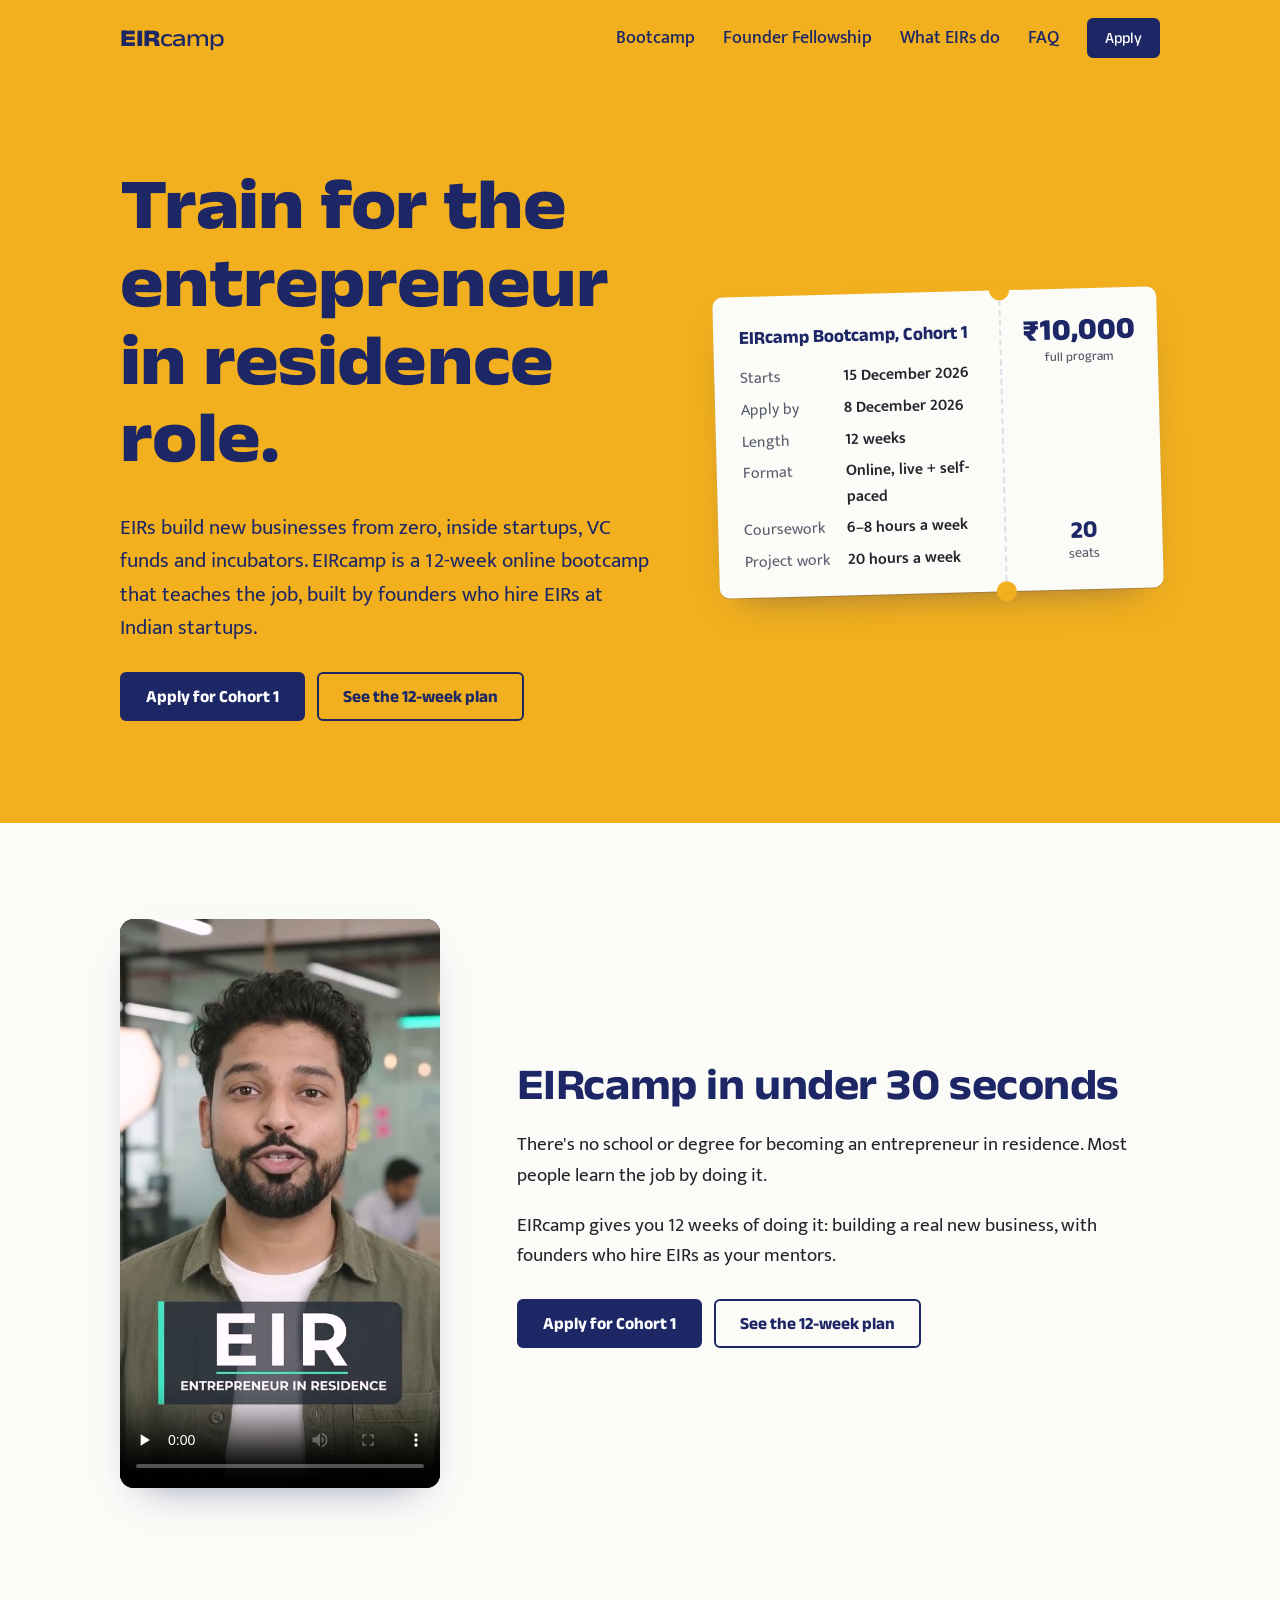
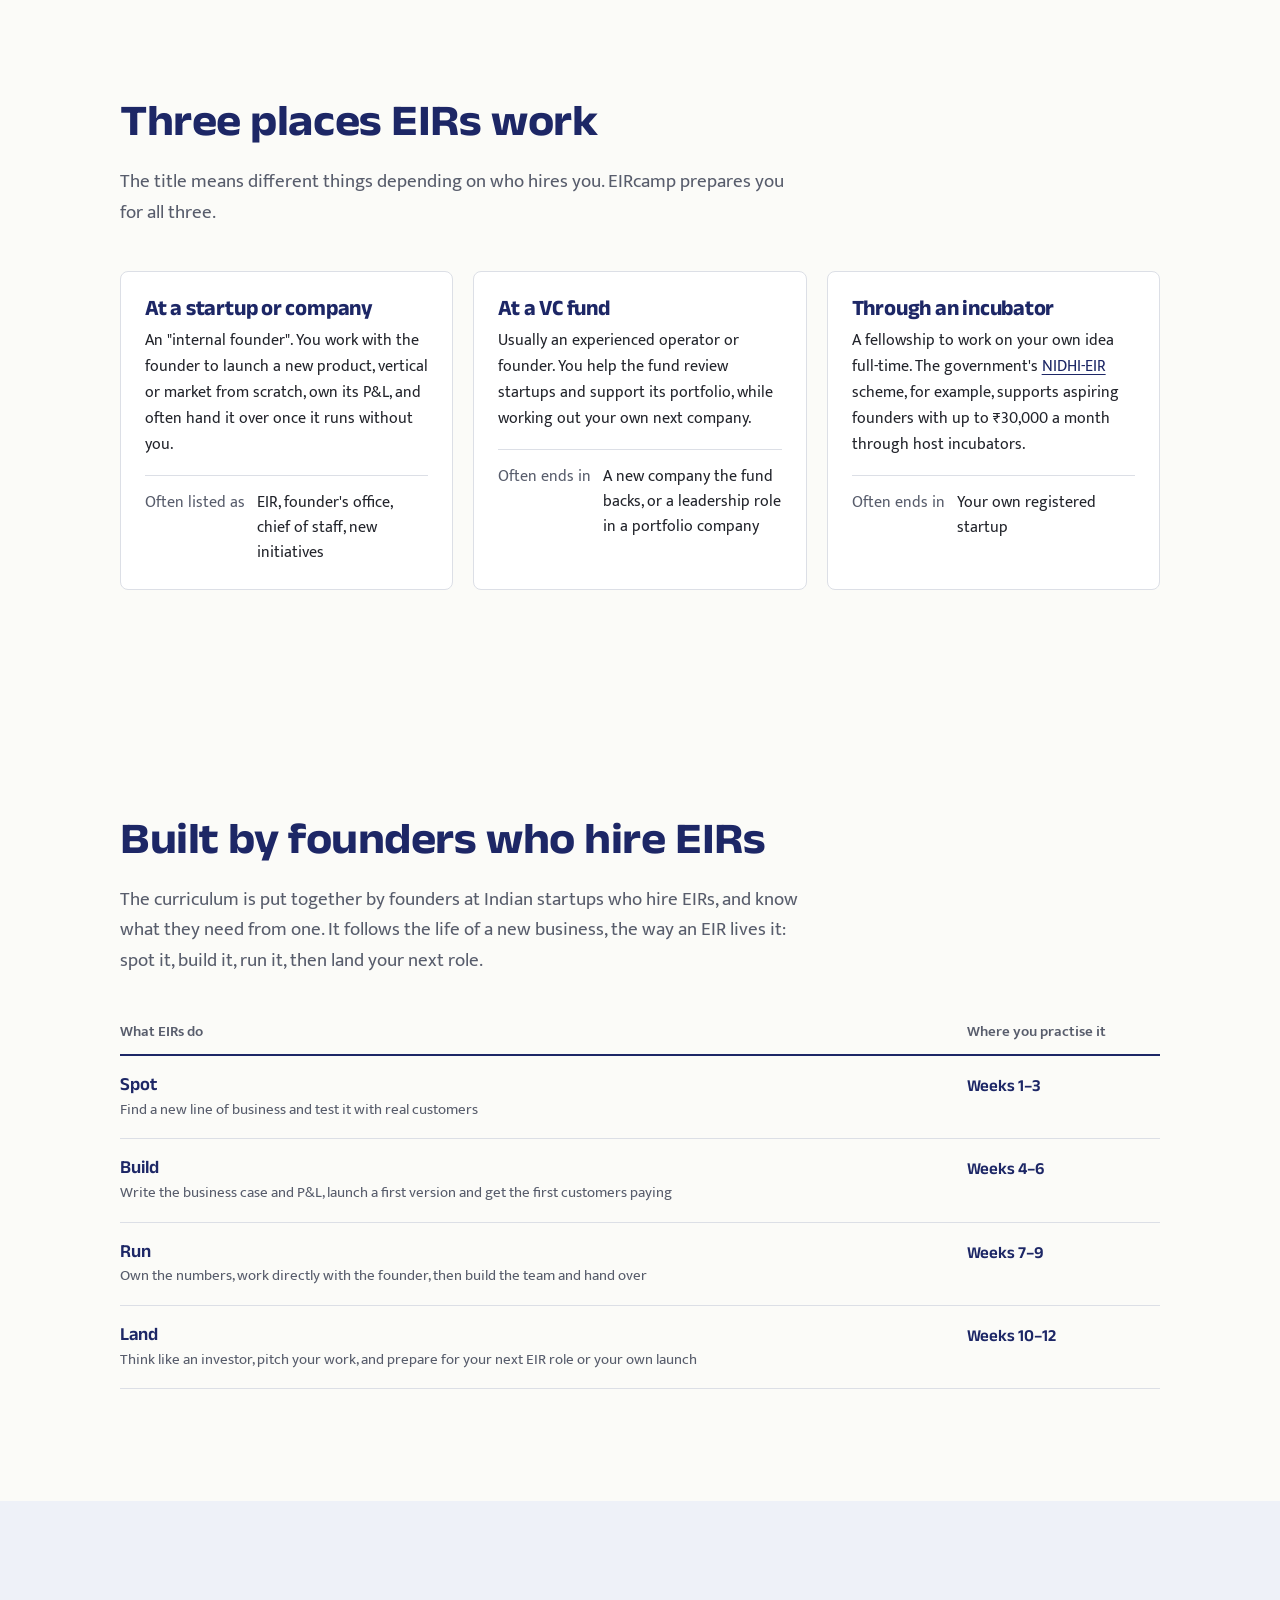
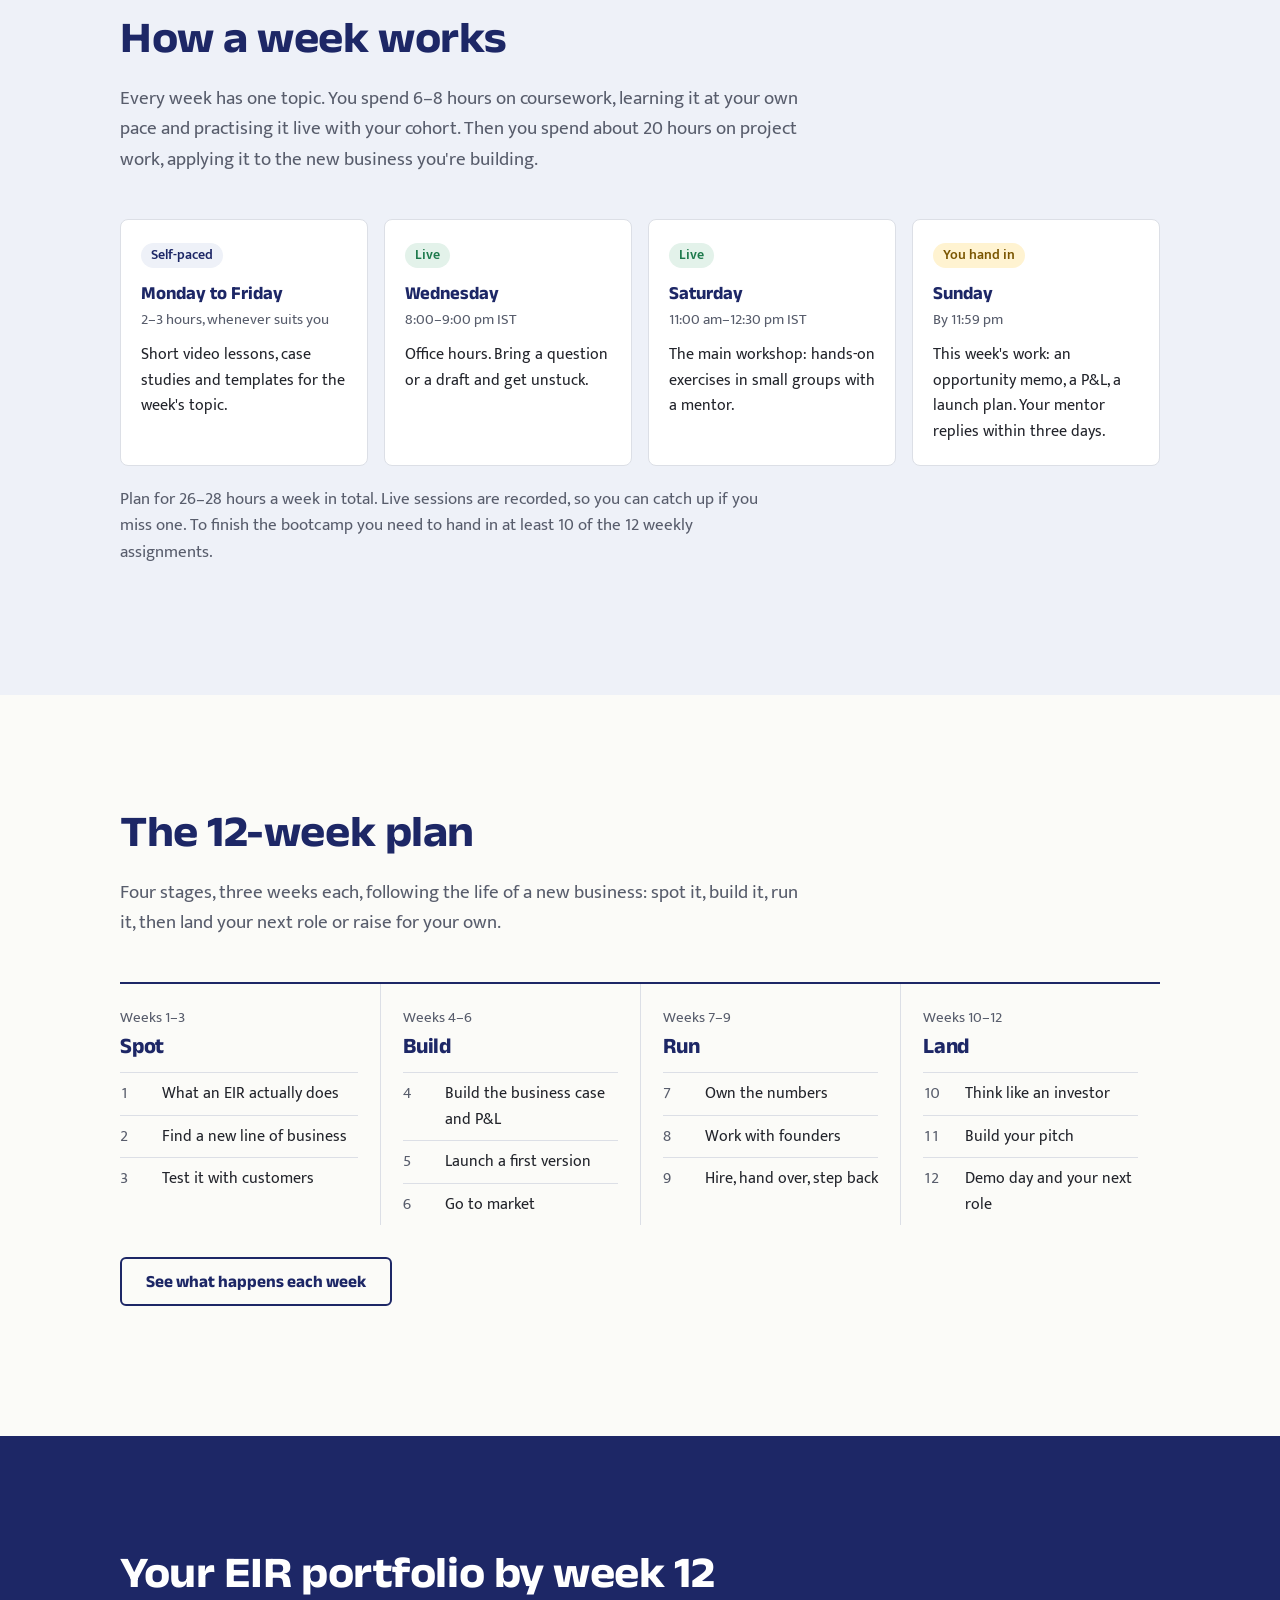
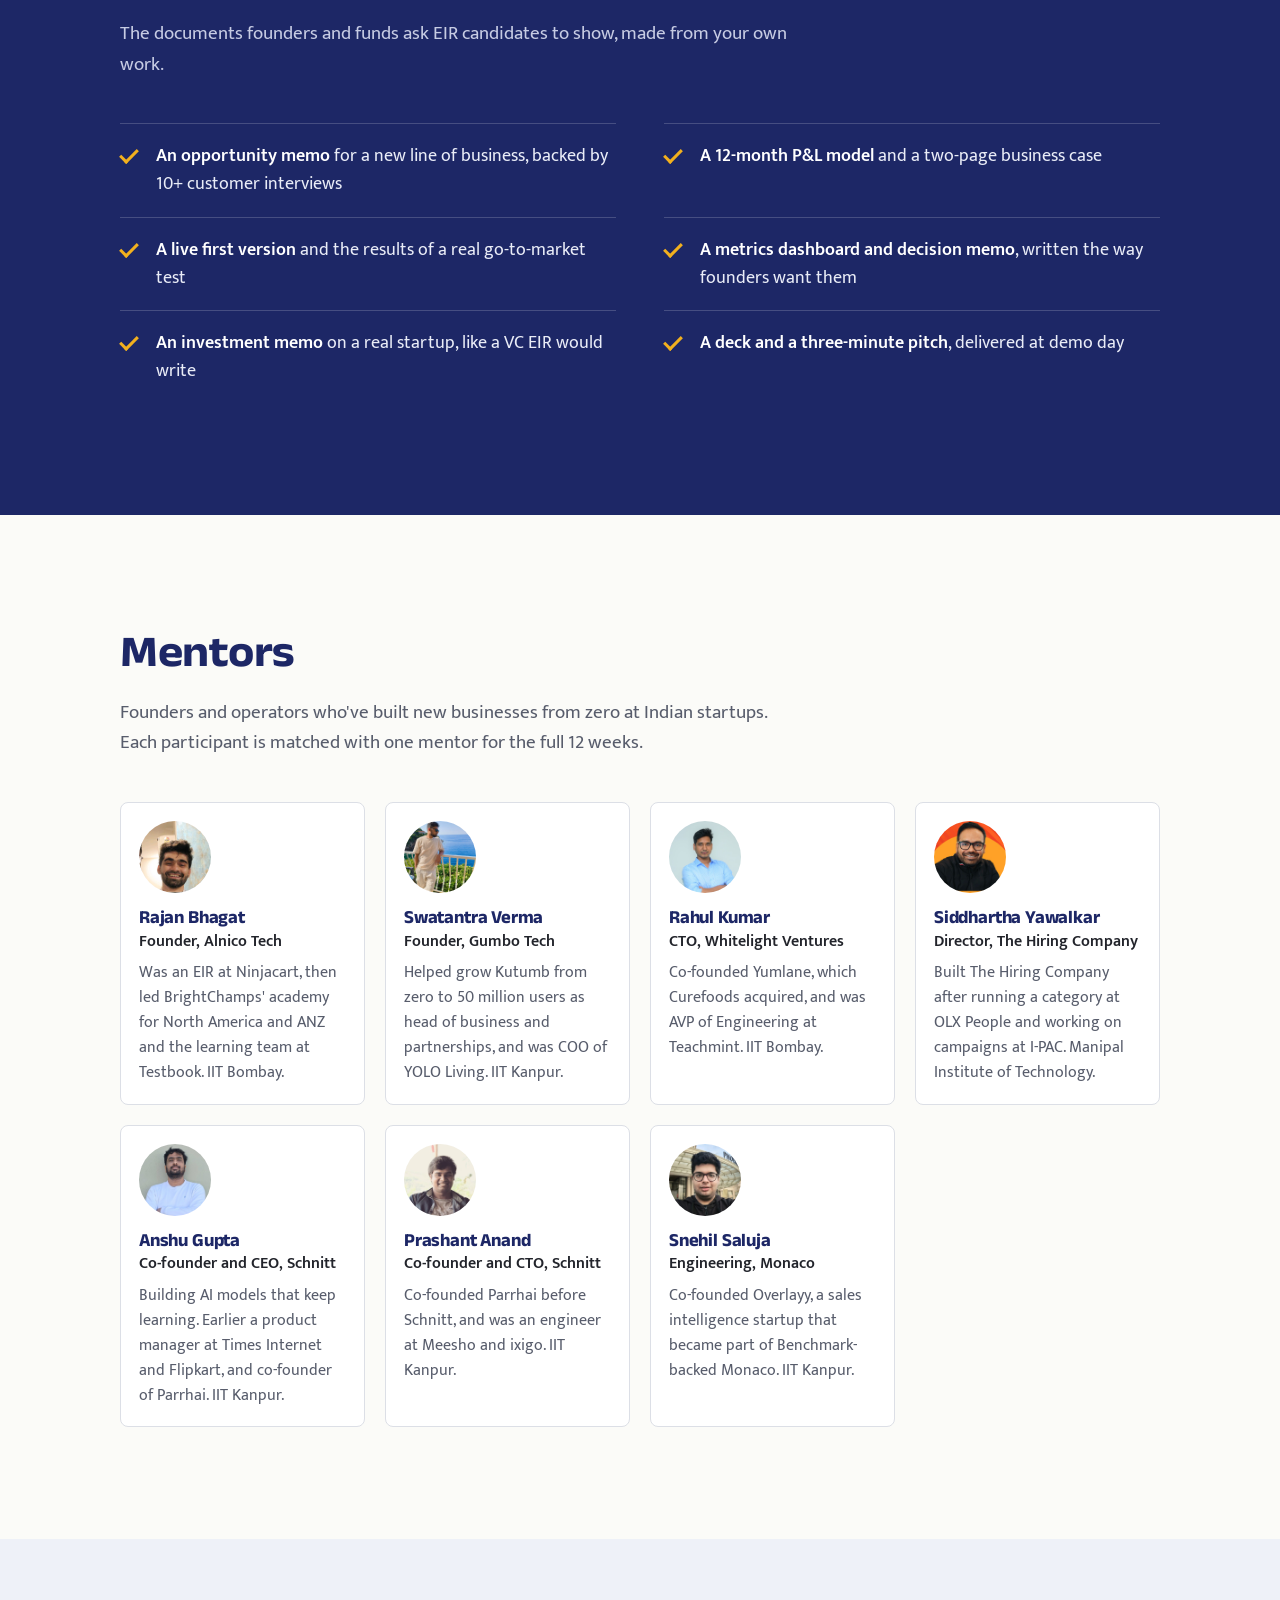
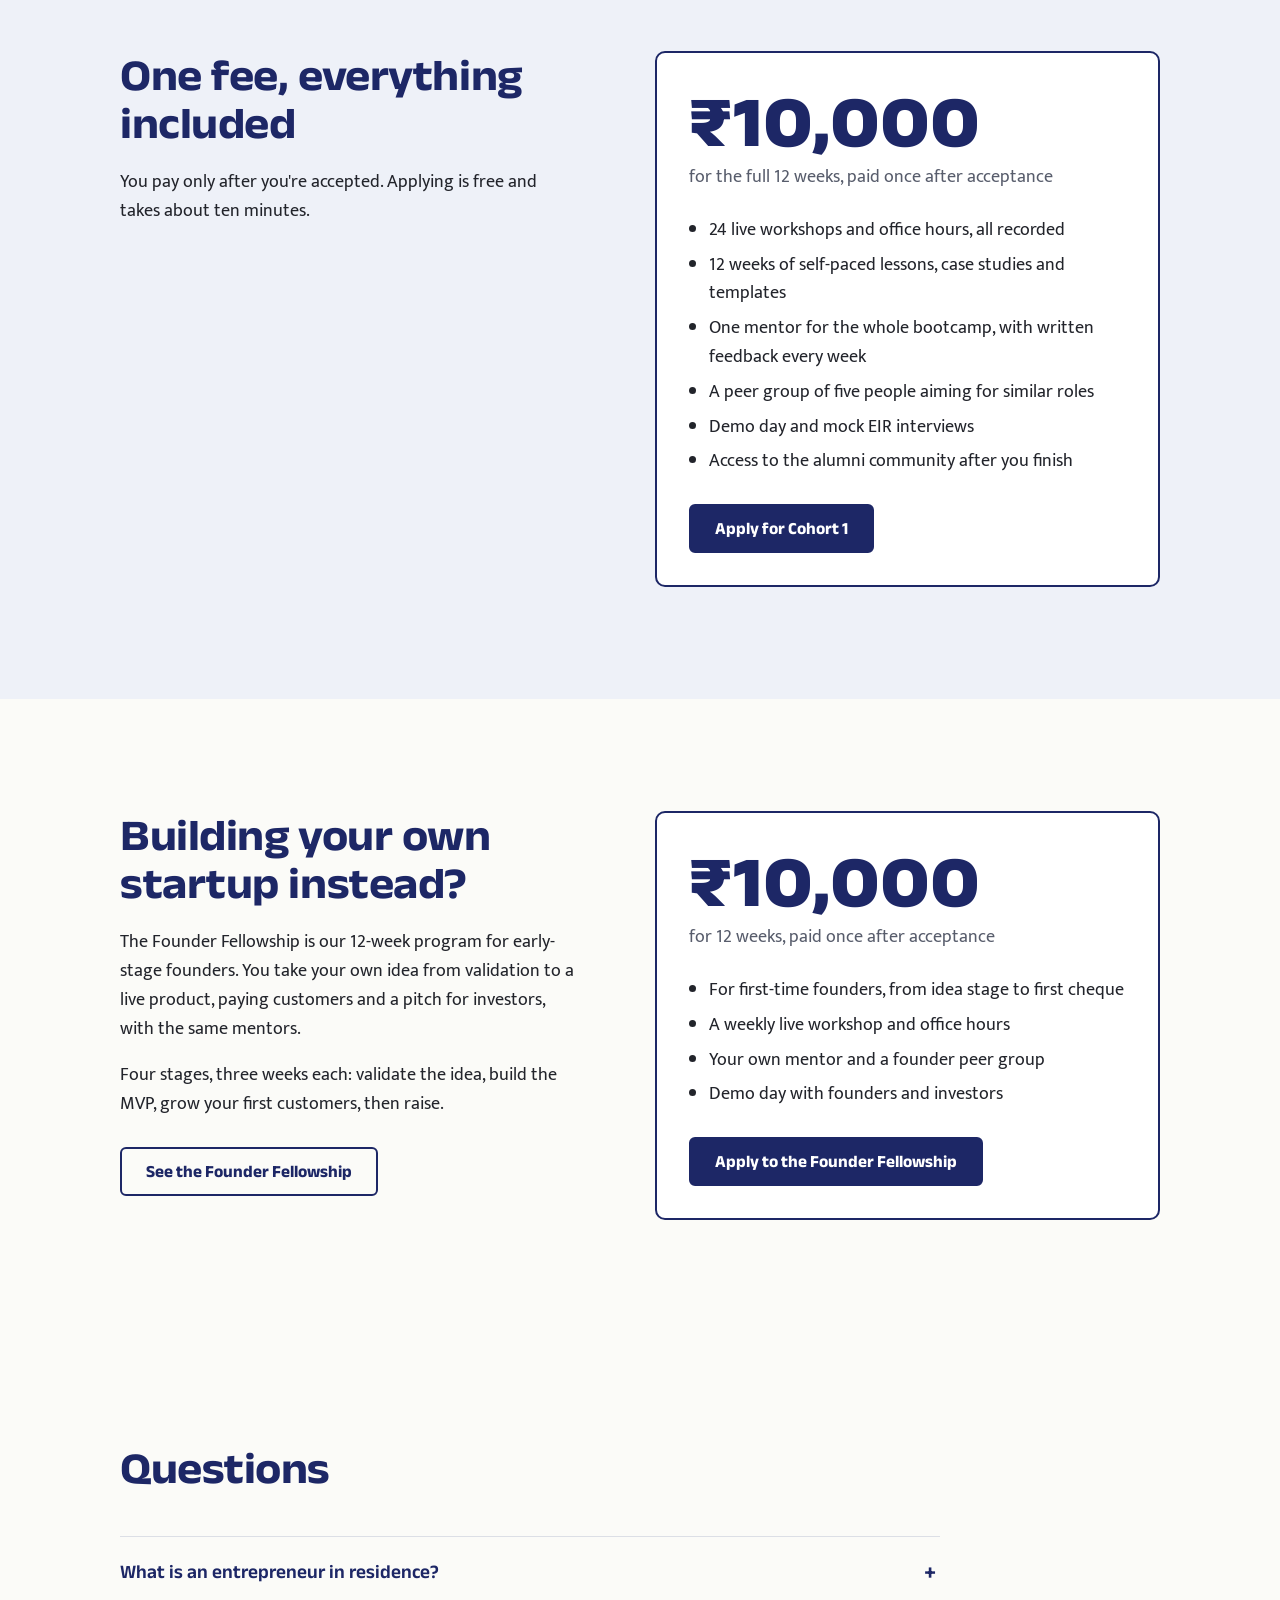
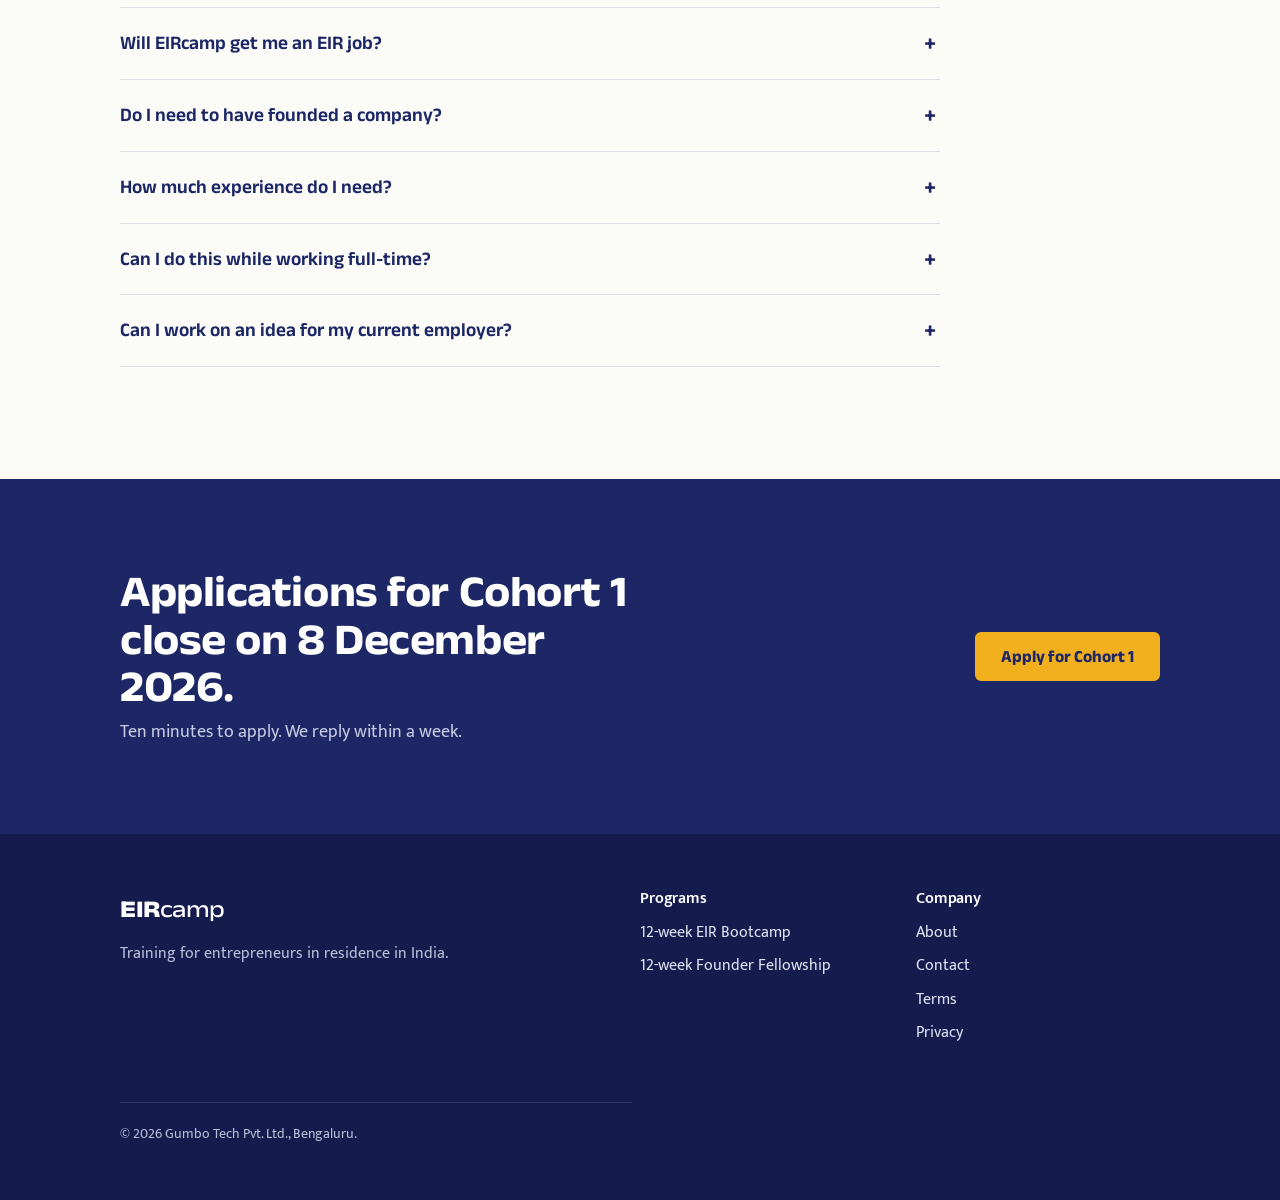
<file: index.html>
<!doctype html>
<html lang="en-IN">
<head>
  <meta charset="utf-8">
  <meta name="viewport" content="width=device-width, initial-scale=1">
  <title>EIRcamp: a 12-week online bootcamp for aspiring entrepreneurs in residence</title>
  <meta name="description" content="Train for the entrepreneur in residence role. A 12-week online bootcamp built by founders who hire EIRs. ₹10,000.">
  <link rel="preconnect" href="https://fonts.googleapis.com">
  <link rel="preconnect" href="https://fonts.gstatic.com" crossorigin>
  <link href="https://fonts.googleapis.com/css2?family=Anek+Latin:wdth,wght@75..125,400..800&family=Mukta:wght@400;500;600;700&display=swap" rel="stylesheet">
  <link rel="stylesheet" href="/assets/styles.css?v=4">
  <!-- Meta Pixel Code -->
  <script>
  !function(f,b,e,v,n,t,s)
  {if(f.fbq)return;n=f.fbq=function(){n.callMethod?
  n.callMethod.apply(n,arguments):n.queue.push(arguments)};
  if(!f._fbq)f._fbq=n;n.push=n;n.loaded=!0;n.version='2.0';
  n.queue=[];t=b.createElement(e);t.async=!0;
  t.src=v;s=b.getElementsByTagName(e)[0];
  s.parentNode.insertBefore(t,s)}(window, document,'script',
  'https://connect.facebook.net/en_US/fbevents.js');
  fbq('set', 'autoConfig', false, '1138514168899593');
  fbq('init', '1138514168899593');
  fbq('track', 'PageView');
  </script>
  <noscript><img height="1" width="1" style="display:none"
  src="https://www.facebook.com/tr?id=1138514168899593&ev=PageView&noscript=1"
  /></noscript>
  <!-- End Meta Pixel Code -->
</head>
<body>
<a class="skip" href="#main">Skip to content</a>

<header class="site-header">
  <div class="wrap">
    <a class="logo" href="/">EIR<span>camp</span></a>
    <nav class="nav" aria-label="Main">
      <a href="/programs/bootcamp/">Bootcamp</a>
      <a href="/programs/founder/">Founder Fellowship</a>
      <a href="/#what-eirs-do">What EIRs do</a>
      <a href="/#faq">FAQ</a>
      <a class="btn btn-sm" href="/apply/">Apply</a>
    </nav>
  </div>
</header>

<main id="main">

  <section class="hero" aria-labelledby="hero-title">
    <div class="wrap">
      <div>
        <h1 id="hero-title">Train for the entrepreneur in residence role.</h1>
        <p class="lede">EIRs build new businesses from zero, inside startups, VC funds and incubators. EIRcamp is a 12-week online bootcamp that teaches the job, built by founders who hire EIRs at Indian startups.</p>
        <div class="hero-actions">
          <a class="btn" href="/apply/">Apply for Cohort 1</a>
          <a class="btn btn-ghost" href="/programs/bootcamp/">See the 12-week plan</a>
        </div>
      </div>

      <aside class="ticket" aria-label="Cohort details">
        <div class="ticket-main">
          <p class="ticket-title">EIRcamp Bootcamp, Cohort 1</p>
          <dl>
            <dt>Starts</dt><dd data-bind="startDate">15 December 2026</dd>
            <dt>Apply by</dt><dd data-bind="applyBy">8 December 2026</dd>
            <dt>Length</dt><dd>12 weeks</dd>
            <dt>Format</dt><dd>Online, live + self-paced</dd>
            <dt>Coursework</dt><dd>6–8 hours a week</dd>
            <dt>Project work</dt><dd>20 hours a week</dd>
          </dl>
        </div>
        <div class="ticket-stub">
          <div class="price">₹10,000<small>full program</small></div>
          <div class="seats"><b data-bind="seats">20</b>seats</div>
        </div>
      </aside>
    </div>
  </section>

  <section class="promo" aria-labelledby="promo-title">
    <div class="wrap">
      <video class="promo-video" controls playsinline preload="none" poster="/assets/video/eircamp-promo-v2-poster.jpg" aria-label="EIRcamp promo video, 22 seconds">
        <source src="/assets/video/eircamp-promo-v2.mp4" type="video/mp4">
      </video>
      <div class="promo-text">
        <h2 id="promo-title">EIRcamp in under 30 seconds</h2>
        <p>There's no school or degree for becoming an entrepreneur in residence. Most people learn the job by doing it.</p>
        <p>EIRcamp gives you 12 weeks of doing it: building a real new business, with founders who hire EIRs as your mentors.</p>
        <div class="hero-actions">
          <a class="btn" href="/apply/">Apply for Cohort 1</a>
          <a class="btn btn-ghost" href="/programs/bootcamp/">See the 12-week plan</a>
        </div>
      </div>
    </div>
  </section>

  <section id="what-eirs-do" aria-labelledby="kinds-title">
    <div class="wrap">
      <div class="section-head">
        <h2 id="kinds-title">Three places EIRs work</h2>
        <p>The title means different things depending on who hires you. EIRcamp prepares you for all three.</p>
      </div>
      <div class="kinds">
        <div class="kind">
          <h3>At a startup or company</h3>
          <p>An "internal founder". You work with the founder to launch a new product, vertical or market from scratch, own its P&amp;L, and often hand it over once it runs without you.</p>
          <dl><dt>Often listed as</dt><dd>EIR, founder's office, chief of staff, new initiatives</dd></dl>
        </div>
        <div class="kind">
          <h3>At a VC fund</h3>
          <p>Usually an experienced operator or founder. You help the fund review startups and support its portfolio, while working out your own next company.</p>
          <dl><dt>Often ends in</dt><dd>A new company the fund backs, or a leadership role in a portfolio company</dd></dl>
        </div>
        <div class="kind">
          <h3>Through an incubator</h3>
          <p>A fellowship to work on your own idea full-time. The government's <a href="https://nidhi.dst.gov.in/nidhieir/" rel="noopener">NIDHI-EIR</a> scheme, for example, supports aspiring founders with up to ₹30,000 a month through host incubators.</p>
          <dl><dt>Often ends in</dt><dd>Your own registered startup</dd></dl>
        </div>
      </div>
    </div>
  </section>

  <section class="section-tint" aria-labelledby="famous-title" hidden>
    <div class="wrap">
      <div class="section-head">
        <h2 id="famous-title">Where well-known builders started</h2>
        <p>EIR-style roles come in many forms: shadowing a CEO, working in a founder's office, or sitting at a fund's desk. Some of the best-known founders and business builders started in exactly these seats.</p>
      </div>
      <ul class="eirs">
        <li>
          <div class="who">Andy Jassy<span class="where">Jeff Bezos's "shadow" at Amazon, 2002–03</span></div>
          <div>
            <p>Jassy spent about a year as Bezos's first technical adviser, sitting in on all of his meetings, much like a founder's office role. In 2003 he left that job to work out a new business for Amazon. It became AWS, and in 2021 Jassy became Amazon's CEO.</p>
            <p class="src">Source: <a href="https://www.cnbc.com/2021/02/03/how-andy-jassy-the-next-ceo-of-amazon-shadowed-jeff-bezos.html" rel="noopener">CNBC</a></p>
          </div>
        </li>
        <li>
          <div class="who">Asish Mohapatra<span class="where">Matrix Partners India, then OfBusiness</span></div>
          <div>
            <p>Mohapatra spent over four years at Matrix Partners India, a venture fund, after IIT Kharagpur and ISB. He then co-founded OfBusiness and its lending arm Oxyzo, and both became unicorns.</p>
            <p class="src">Source: <a href="https://india.entrepreneur.com/entrepreneurs/the-serial-unicorn-churners/392529" rel="noopener">Entrepreneur India</a></p>
          </div>
        </li>
      </ul>
      <p class="eirs-note">These people aren't connected to EIRcamp. They're here because their paths show where a seat next to a founder or a fund can lead.</p>
    </div>
  </section>

  <section aria-labelledby="jd-title">
    <div class="wrap">
      <div class="section-head">
        <h2 id="jd-title">Built by founders who hire EIRs</h2>
        <p>The curriculum is put together by founders at Indian startups who hire EIRs, and know what they need from one. It follows the life of a new business, the way an EIR lives it: spot it, build it, run it, then land your next role.</p>
      </div>
      <table class="jdmap">
        <thead><tr><th scope="col">What EIRs do</th><th scope="col">Where you practise it</th></tr></thead>
        <tbody>
          <tr><td><span class="ask">Spot</span><span class="ctx">Find a new line of business and test it with real customers</span></td><td>Weeks 1–3</td></tr>
          <tr><td><span class="ask">Build</span><span class="ctx">Write the business case and P&amp;L, launch a first version and get the first customers paying</span></td><td>Weeks 4–6</td></tr>
          <tr><td><span class="ask">Run</span><span class="ctx">Own the numbers, work directly with the founder, then build the team and hand over</span></td><td>Weeks 7–9</td></tr>
          <tr><td><span class="ask">Land</span><span class="ctx">Think like an investor, pitch your work, and prepare for your next EIR role or your own launch</span></td><td>Weeks 10–12</td></tr>
        </tbody>
      </table>
    </div>
  </section>

  <section class="section-tint" id="how-it-works" aria-labelledby="week-title">
    <div class="wrap">
      <div class="section-head">
        <h2 id="week-title">How a week works</h2>
        <p>Every week has one topic. You spend 6–8 hours on coursework, learning it at your own pace and practising it live with your cohort. Then you spend about 20 hours on project work, applying it to the new business you're building.</p>
      </div>
      <ol class="rhythm">
        <li>
          <span class="tag tag-self">Self-paced</span>
          <div class="when">Monday to Friday</div>
          <div class="time">2–3 hours, whenever suits you</div>
          <p>Short video lessons, case studies and templates for the week's topic.</p>
        </li>
        <li>
          <span class="tag tag-live">Live</span>
          <div class="when">Wednesday</div>
          <div class="time">8:00–9:00 pm IST</div>
          <p>Office hours. Bring a question or a draft and get unstuck.</p>
        </li>
        <li>
          <span class="tag tag-live">Live</span>
          <div class="when">Saturday</div>
          <div class="time">11:00 am–12:30 pm IST</div>
          <p>The main workshop: hands-on exercises in small groups with a mentor.</p>
        </li>
        <li>
          <span class="tag tag-you">You hand in</span>
          <div class="when">Sunday</div>
          <div class="time">By 11:59 pm</div>
          <p>This week's work: an opportunity memo, a P&amp;L, a launch plan. Your mentor replies within three days.</p>
        </li>
      </ol>
      <p class="hours">Plan for 26–28 hours a week in total. Live sessions are recorded, so you can catch up if you miss one. To finish the bootcamp you need to hand in at least 10 of the 12 weekly assignments.</p>
    </div>
  </section>

  <section aria-labelledby="plan-title">
    <div class="wrap">
      <div class="section-head">
        <h2 id="plan-title">The 12-week plan</h2>
        <p>Four stages, three weeks each, following the life of a new business: spot it, build it, run it, then land your next role or raise for your own.</p>
      </div>
      <div class="phases" id="phases"></div>
      <p style="margin-top:32px"><a class="btn btn-ghost" href="/programs/bootcamp/#curriculum">See what happens each week</a></p>
    </div>
  </section>

  <section class="section-ink" aria-labelledby="outcomes-title">
    <div class="wrap">
      <div class="section-head">
        <h2 id="outcomes-title">Your EIR portfolio by week 12</h2>
        <p>The documents founders and funds ask EIR candidates to show, made from your own work.</p>
      </div>
      <ul class="outcomes">
        <li><b>An opportunity memo</b> for a new line of business, backed by 10+ customer interviews</li>
        <li><b>A 12-month P&amp;L model</b> and a two-page business case</li>
        <li><b>A live first version</b> and the results of a real go-to-market test</li>
        <li><b>A metrics dashboard and decision memo</b>, written the way founders want them</li>
        <li><b>An investment memo</b> on a real startup, like a VC EIR would write</li>
        <li><b>A deck and a three-minute pitch</b>, delivered at demo day</li>
      </ul>
    </div>
  </section>

  <section aria-labelledby="mentors-title">
    <div class="wrap">
      <div class="section-head">
        <h2 id="mentors-title">Mentors</h2>
        <p>Founders and operators who've built new businesses from zero at Indian startups. Each participant is matched with one mentor for the full 12 weeks.</p>
      </div>
      <div class="mentors">
        <div class="mentor"><img class="photo" src="/assets/mentors/rajanbhagat.jpg" alt="Rajan Bhagat" width="72" height="72" loading="lazy"><h3><a href="https://www.linkedin.com/in/rajanbhagat/" rel="noopener">Rajan Bhagat</a></h3><p class="role">Founder, Alnico Tech</p><p>Was an EIR at Ninjacart, then led BrightChamps' academy for North America and ANZ and the learning team at Testbook. IIT Bombay.</p></div>
        <div class="mentor"><img class="photo" src="/assets/mentors/swatantra-verma.jpg" alt="Swatantra Verma" width="72" height="72" loading="lazy"><h3><a href="https://www.linkedin.com/in/swatantra-verma/" rel="noopener">Swatantra Verma</a></h3><p class="role">Founder, Gumbo Tech</p><p>Helped grow Kutumb from zero to 50 million users as head of business and partnerships, and was COO of YOLO Living. IIT Kanpur.</p></div>
        <div class="mentor"><img class="photo" src="/assets/mentors/rhlkumar.jpg" alt="Rahul Kumar" width="72" height="72" loading="lazy"><h3><a href="https://www.linkedin.com/in/rhlkumar/" rel="noopener">Rahul Kumar</a></h3><p class="role">CTO, Whitelight Ventures</p><p>Co-founded Yumlane, which Curefoods acquired, and was AVP of Engineering at Teachmint. IIT Bombay.</p></div>
        <div class="mentor"><img class="photo" src="/assets/mentors/siddhartha-yawalkar.jpg" alt="Siddhartha Yawalkar" width="72" height="72" loading="lazy"><h3><a href="https://www.linkedin.com/in/siddhartha-yawalkar/" rel="noopener">Siddhartha Yawalkar</a></h3><p class="role">Director, The Hiring Company</p><p>Built The Hiring Company after running a category at OLX People and working on campaigns at I-PAC. Manipal Institute of Technology.</p></div>
        <div class="mentor"><img class="photo" src="/assets/mentors/anshu-g.jpg" alt="Anshu Gupta" width="72" height="72" loading="lazy"><h3><a href="https://www.linkedin.com/in/anshu-g/" rel="noopener">Anshu Gupta</a></h3><p class="role">Co-founder and CEO, Schnitt</p><p>Building AI models that keep learning. Earlier a product manager at Times Internet and Flipkart, and co-founder of Parrhai. IIT Kanpur.</p></div>
        <div class="mentor"><img class="photo" src="/assets/mentors/panand1992.jpg" alt="Prashant Anand" width="72" height="72" loading="lazy"><h3><a href="https://www.linkedin.com/in/panand1992/" rel="noopener">Prashant Anand</a></h3><p class="role">Co-founder and CTO, Schnitt</p><p>Co-founded Parrhai before Schnitt, and was an engineer at Meesho and ixigo. IIT Kanpur.</p></div>
        <div class="mentor"><img class="photo" src="/assets/mentors/mrsnhl.jpg" alt="Snehil Saluja" width="72" height="72" loading="lazy"><h3><a href="https://www.linkedin.com/in/mrsnhl/" rel="noopener">Snehil Saluja</a></h3><p class="role">Engineering, Monaco</p><p>Co-founded Overlayy, a sales intelligence startup that became part of Benchmark-backed Monaco. IIT Kanpur.</p></div>
      </div>
    </div>
  </section>

  <section class="section-tint" aria-labelledby="fee-title">
    <div class="wrap fee">
      <div>
        <h2 id="fee-title">One fee, everything included</h2>
        <p>You pay only after you're accepted. Applying is free and takes about ten minutes.</p>
              </div>
      <div class="fee-card">
        <p class="fee-amount">₹10,000</p>
        <p class="fee-sub">for the full 12 weeks, paid once after acceptance</p>
        <ul>
          <li>24 live workshops and office hours, all recorded</li>
          <li>12 weeks of self-paced lessons, case studies and templates</li>
          <li>One mentor for the whole bootcamp, with written feedback every week</li>
          <li>A peer group of five people aiming for similar roles</li>
          <li>Demo day and mock EIR interviews</li>
          <li>Access to the alumni community after you finish</li>
        </ul>
        <a class="btn" href="/apply/">Apply for Cohort 1</a>
      </div>
    </div>
  </section>

  <section aria-labelledby="founder-title">
    <div class="wrap fee">
      <div>
        <h2 id="founder-title">Building your own startup instead?</h2>
        <p>The Founder Fellowship is our 12-week program for early-stage founders. You take your own idea from validation to a live product, paying customers and a pitch for investors, with the same mentors.</p>
        <p>Four stages, three weeks each: validate the idea, build the MVP, grow your first customers, then raise.</p>
        <div class="hero-actions">
          <a class="btn btn-ghost" href="/programs/founder/">See the Founder Fellowship</a>
        </div>
      </div>
      <div class="fee-card">
        <p class="fee-amount">₹10,000</p>
        <p class="fee-sub">for 12 weeks, paid once after acceptance</p>
        <ul>
          <li>For first-time founders, from idea stage to first cheque</li>
          <li>A weekly live workshop and office hours</li>
          <li>Your own mentor and a founder peer group</li>
          <li>Demo day with founders and investors</li>
        </ul>
        <a class="btn" href="/apply/founder/">Apply to the Founder Fellowship</a>
      </div>
    </div>
  </section>

  <section id="faq" aria-labelledby="faq-title">
    <div class="wrap">
      <div class="section-head"><h2 id="faq-title">Questions</h2></div>
      <div class="faq">
        <details><summary>What is an entrepreneur in residence?</summary><div><p>Someone hired to build something new from zero. At a startup, that's usually a new product or vertical. At a VC fund, it's helping review startups while working on your own next company. At an incubator, it's a fellowship to work on your own idea.</p></div></details>
        <details><summary>Will EIRcamp get me an EIR job?</summary><div><p>We can't promise a job. You'll leave with a portfolio of the work EIR roles involve, practice at EIR interviews, and a list of companies and funds that hire for these roles.</p></div></details>
        <details><summary>Do I need to have founded a company?</summary><div><p>No. Founder experience helps, and the bootcamp gives you the closest thing to it: you take one new business from idea to first customers and document every step.</p></div></details>
        <details><summary>How much experience do I need?</summary><div><p>EIRcamp is designed for people with 1 to 7 years of work experience. Final-year students and MBA candidates are welcome too, if they can give 26–28 hours a week.</p></div></details>
        <details><summary>Can I do this while working full-time?</summary><div><p>It's demanding. Expect 6–8 hours of coursework and about 20 hours of project work every week. It suits people between roles, students, and people with flexible or part-time work. Live sessions are on Saturday morning and Wednesday evening.</p></div></details>
        <details><summary>Can I work on an idea for my current employer?</summary><div><p>You can use a company you know as the setting for your work, but check your employer's policies first. Many participants choose a public company or a startup they admire instead.</p></div></details>
      </div>
    </div>
  </section>

  <div class="cta-band">
    <div class="wrap">
      <div>
        <h2>Applications for Cohort 1 close on <span data-bind="applyBy">8 December 2026</span>.</h2>
        <p>Ten minutes to apply. We reply within a week.</p>
      </div>
      <a class="btn btn-marigold" href="/apply/">Apply for Cohort 1</a>
    </div>
  </div>

</main>

<footer class="site-footer">
  <div class="wrap">
    <div class="cols">
      <div>
        <a class="logo" href="/">EIR<span>camp</span></a>
        <p style="margin-top:12px">Training for entrepreneurs in residence in India.</p>
      </div>
      <div>
        <h4>Programs</h4>
        <ul><li><a href="/programs/bootcamp/">12-week EIR Bootcamp</a></li><li><a href="/programs/founder/">12-week Founder Fellowship</a></li></ul>
      </div>
      <div>
        <h4>Company</h4>
        <ul><li><a href="#">About</a></li><li><a href="mailto:support@gumbotech.in">Contact</a></li><li><a href="/terms/">Terms</a></li><li><a href="/privacy/">Privacy</a></li></ul>
      </div>
    </div>
    <p class="legal">© 2026 Gumbo Tech Pvt. Ltd., Bengaluru.</p>
  </div>
</footer>

<script src="/data/bootcamp.js"></script>
<script src="/assets/site.js"></script>
<script>renderPhases(document.getElementById("phases"), PROGRAMS.bootcamp);</script>
<script src="/assets/source.js"></script>
</body>
</html>
</file>
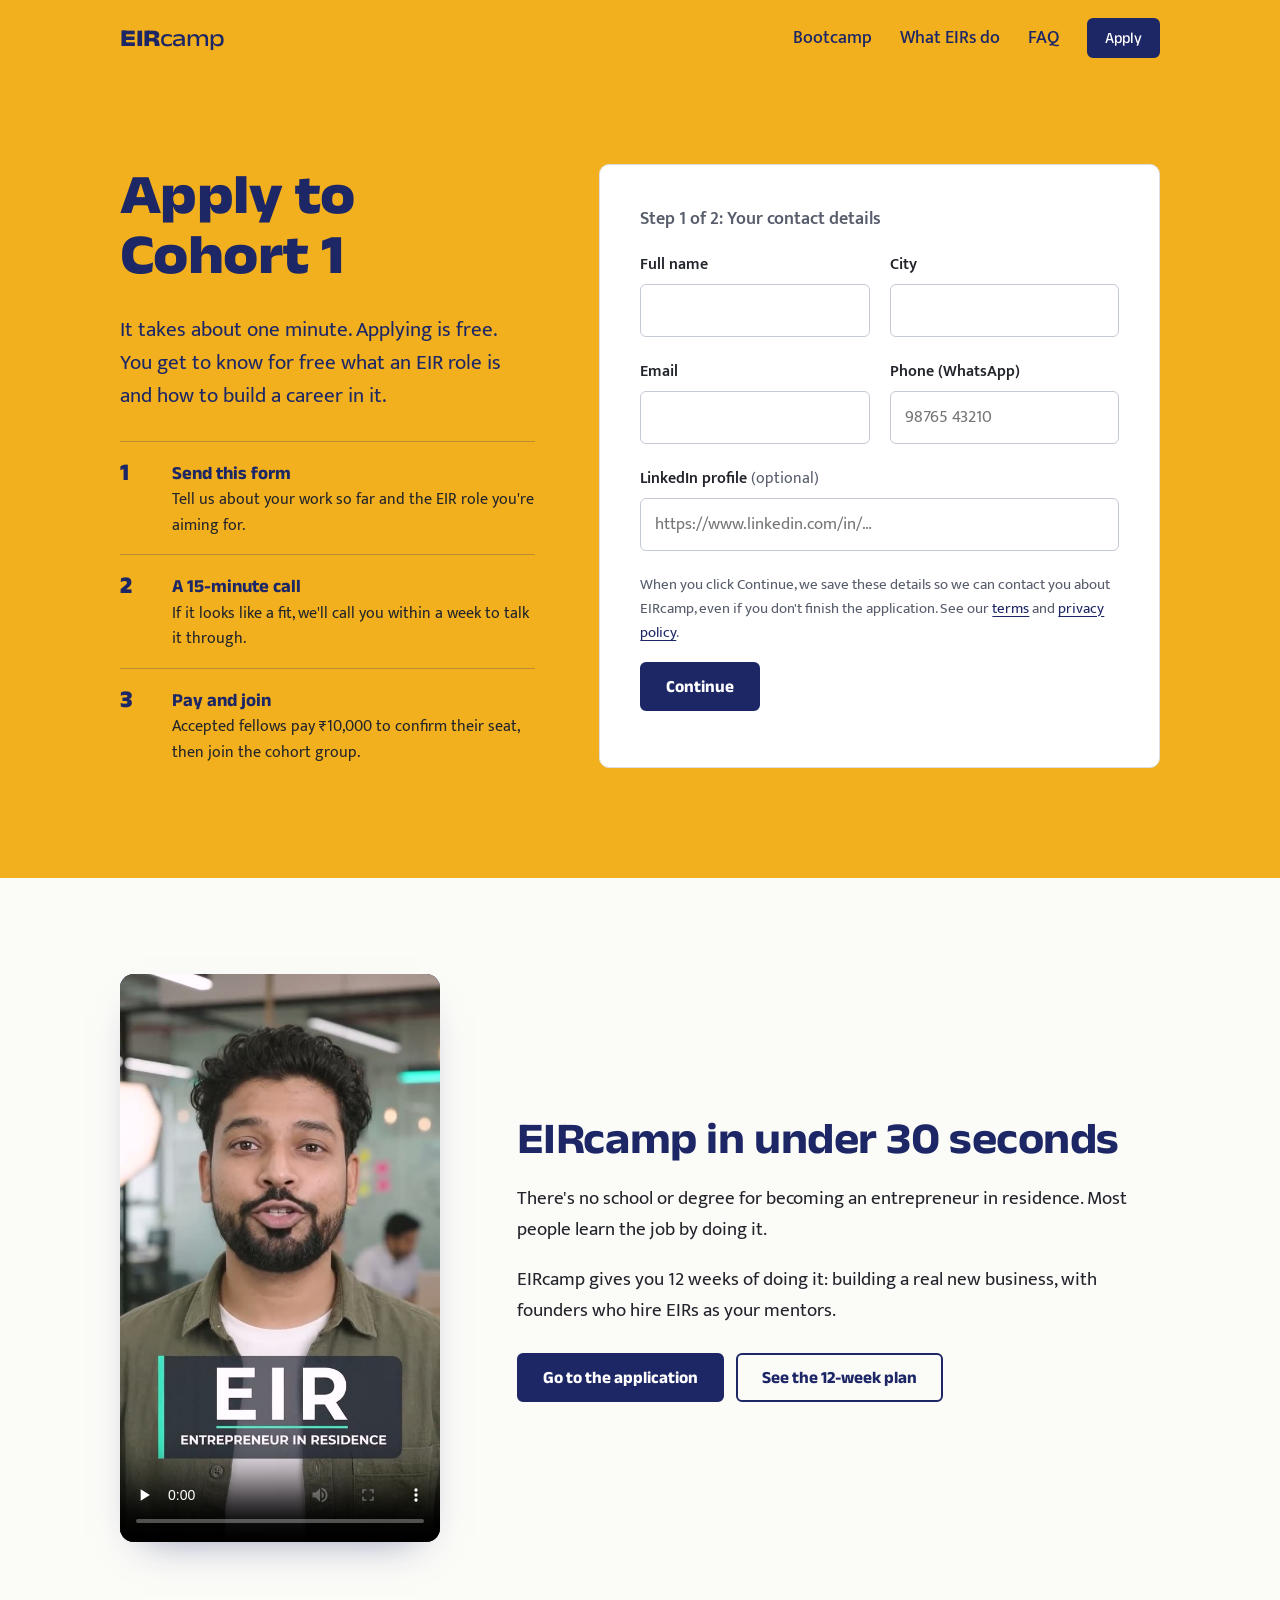
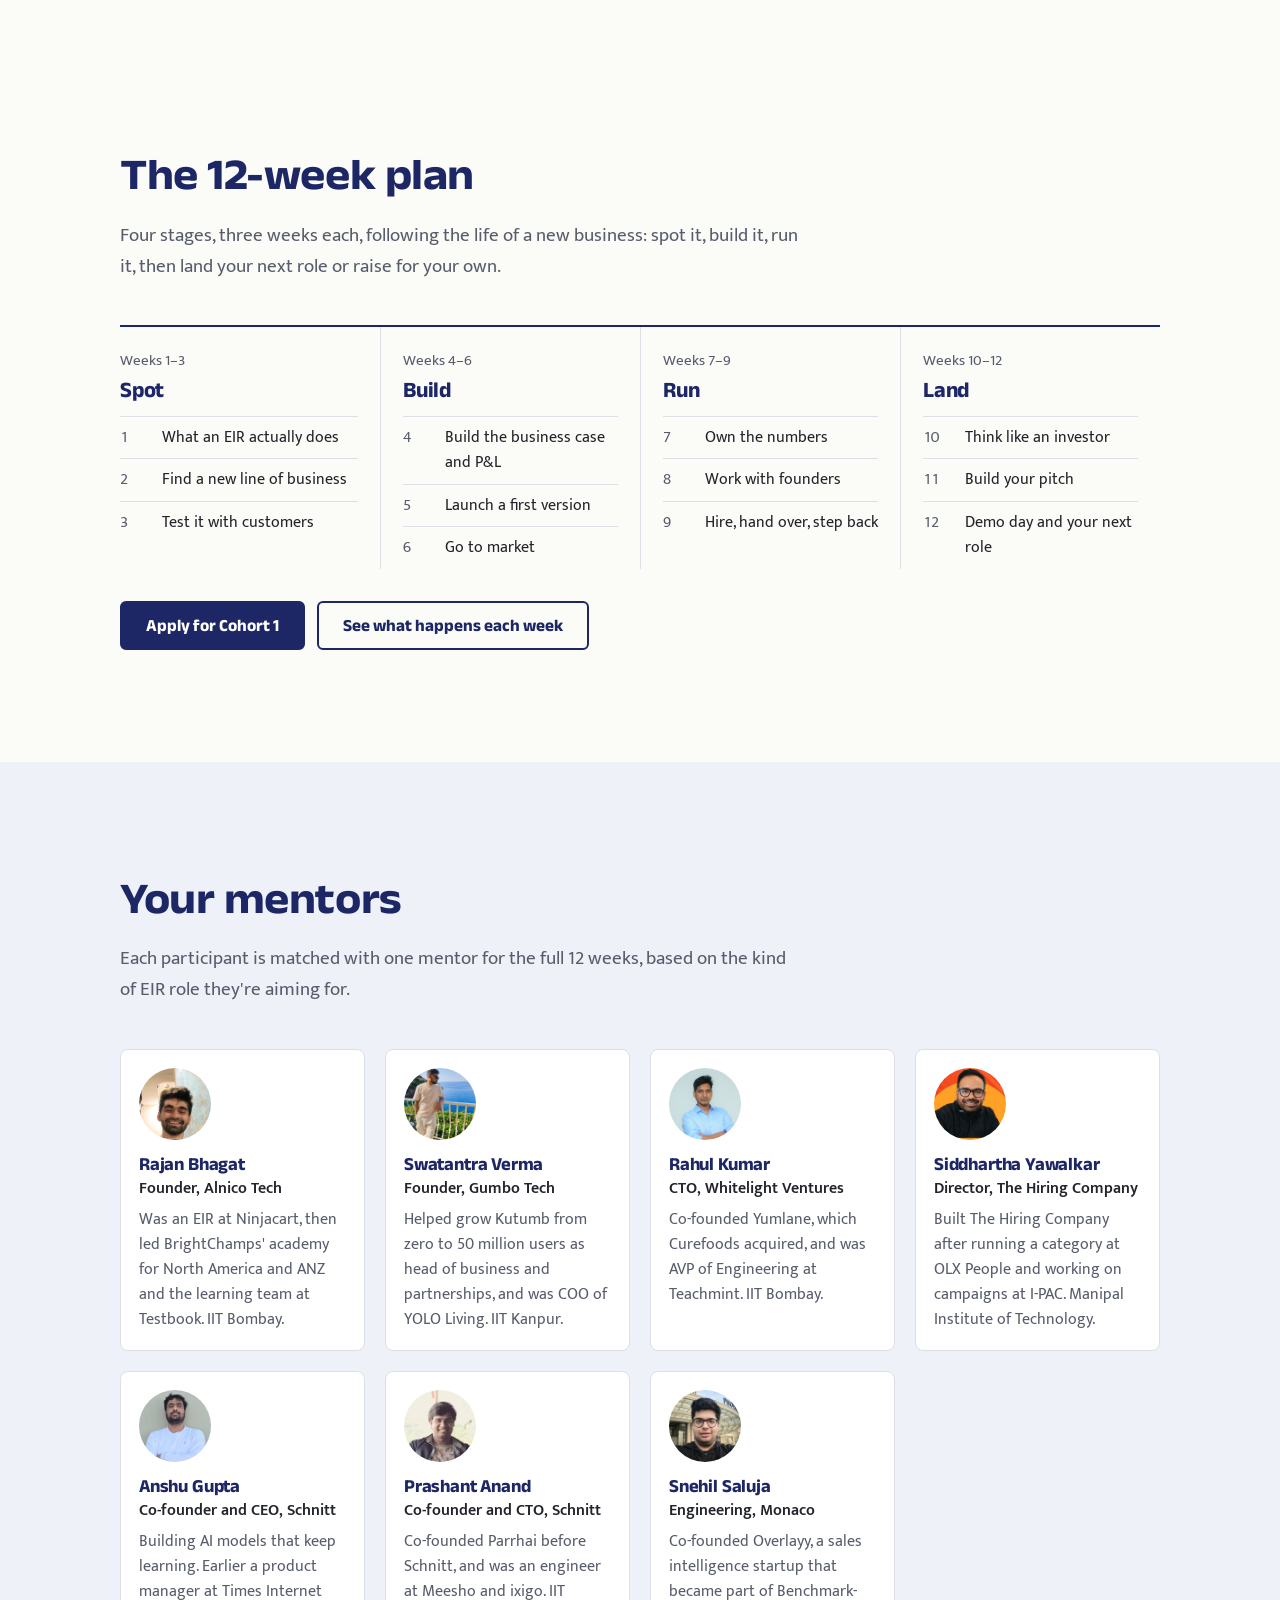
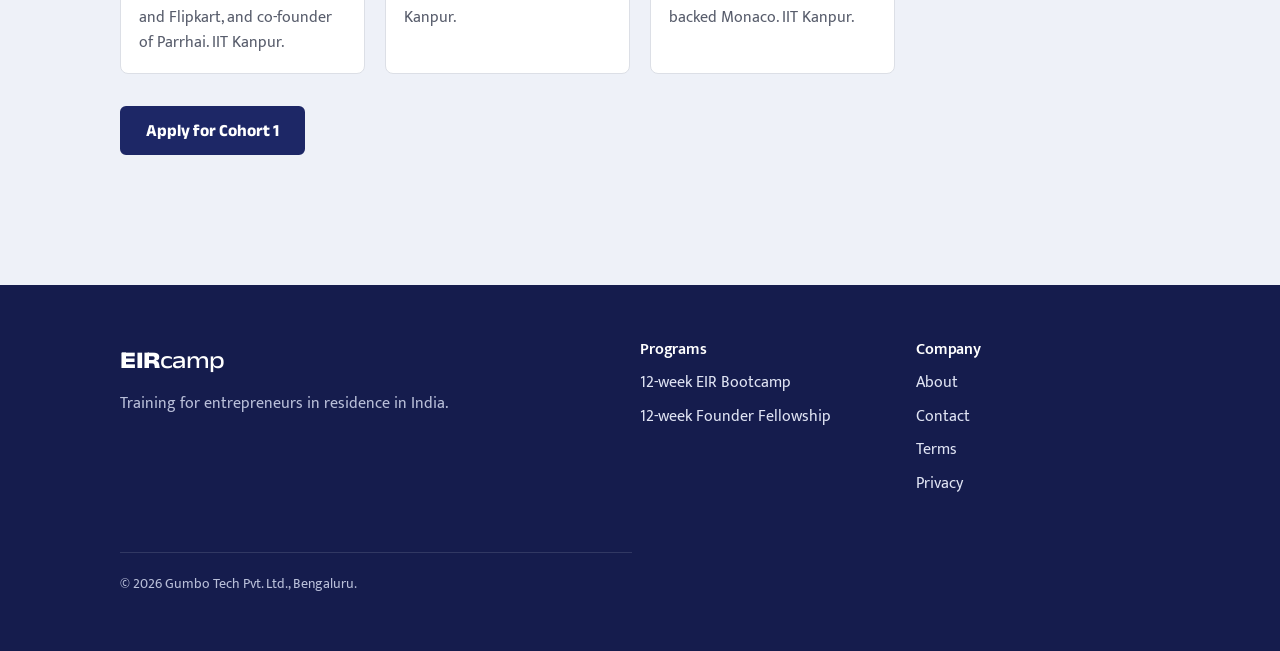
<file: apply/index.html>
<!doctype html>
<html lang="en-IN">
<head>
  <meta charset="utf-8">
  <meta name="viewport" content="width=device-width, initial-scale=1">
  <title>Apply to the Bootcamp: EIRcamp</title>
  <meta name="description" content="Apply to Cohort 1 of the EIRcamp Bootcamp. Takes about ten minutes.">
  <link rel="preconnect" href="https://fonts.googleapis.com">
  <link rel="preconnect" href="https://fonts.gstatic.com" crossorigin>
  <link href="https://fonts.googleapis.com/css2?family=Anek+Latin:wdth,wght@75..125,400..800&family=Mukta:wght@400;500;600;700&display=swap" rel="stylesheet">
  <link rel="stylesheet" href="/assets/styles.css?v=4">
  <!-- Meta Pixel Code -->
  <script>
  !function(f,b,e,v,n,t,s)
  {if(f.fbq)return;n=f.fbq=function(){n.callMethod?
  n.callMethod.apply(n,arguments):n.queue.push(arguments)};
  if(!f._fbq)f._fbq=n;n.push=n;n.loaded=!0;n.version='2.0';
  n.queue=[];t=b.createElement(e);t.async=!0;
  t.src=v;s=b.getElementsByTagName(e)[0];
  s.parentNode.insertBefore(t,s)}(window, document,'script',
  'https://connect.facebook.net/en_US/fbevents.js');
  fbq('set', 'autoConfig', false, '1138514168899593');
  fbq('init', '1138514168899593');
  fbq('track', 'PageView');
  </script>
  <noscript><img height="1" width="1" style="display:none"
  src="https://www.facebook.com/tr?id=1138514168899593&ev=PageView&noscript=1"
  /></noscript>
  <!-- End Meta Pixel Code -->
</head>
<body>
<a class="skip" href="#main">Skip to content</a>

<header class="site-header">
  <div class="wrap">
    <a class="logo" href="/">EIR<span>camp</span></a>
    <nav class="nav" aria-label="Main">
      <a href="/programs/bootcamp/">Bootcamp</a>
      <a href="/#what-eirs-do">What EIRs do</a>
      <a href="/#faq">FAQ</a>
      <a class="btn btn-sm" href="/apply/" aria-current="page">Apply</a>
    </nav>
  </div>
</header>

<main id="main">
  <section class="hero" style="padding-bottom:clamp(56px,8vw,96px)">
    <div class="wrap apply-layout">
      <div class="apply-aside">
        <h1 style="font-size:clamp(2.25rem,5vw,3.5rem)">Apply to Cohort 1</h1>
        <p class="lede">It takes about one minute. Applying is free.<br>You get to know for free what an EIR role is and how to build a career in it.</p>
        <ol class="steps">
          <li><div><b>Send this form</b><p>Tell us about your work so far and the EIR role you're aiming for.</p></div></li>
          <li><div><b>A 15-minute call</b><p>If it looks like a fit, we'll call you within a week to talk it through.</p></div></li>
          <li><div><b>Pay and join</b><p>Accepted fellows pay ₹10,000 to confirm their seat, then join the cohort group.</p></div></li>
        </ol>
      </div>

      <div class="form-card" id="form-card">
        <div class="dev-note" id="dev-note" hidden>
          <strong>Not connected yet.</strong> Add your Google Form's ID and field IDs in <code>assets/apply.js</code> (see README.md). Until then, submissions aren't saved.
        </div>

        <form id="apply-form" novalidate>
          <p class="step-count" id="step-count">Step 1 of 2: Your contact details</p>

          <div class="form-step" id="step-1">
          <div class="row">
            <div class="field">
              <label for="name">Full name</label>
              <input id="name" name="name" type="text" autocomplete="name" required>
              <p class="error">Enter your full name.</p>
            </div>
            <div class="field">
              <label for="city">City</label>
              <input id="city" name="city" type="text" autocomplete="address-level2" required>
              <p class="error">Enter the city you live in.</p>
            </div>
          </div>

          <div class="row">
            <div class="field">
              <label for="email">Email</label>
              <input id="email" name="email" type="email" autocomplete="email" required>
              <p class="error">Enter an email address like name@example.com.</p>
            </div>
            <div class="field">
              <label for="phone">Phone (WhatsApp)</label>
              <input id="phone" name="phone" type="tel" autocomplete="tel" inputmode="tel" placeholder="98765 43210" pattern="(\+?91[ \-]?)?[6-9][0-9]{4}[ \-]?[0-9]{5}" required>
              <p class="error">Enter a 10-digit Indian mobile number.</p>
            </div>
          </div>

          <div class="field">
            <label for="linkedin">LinkedIn profile <span class="opt">(optional)</span></label>
            <input id="linkedin" name="linkedin" type="url" placeholder="https://www.linkedin.com/in/…">
            <p class="error">Enter a full link starting with https://</p>
          </div>

          <p class="consent">When you click Continue, we save these details so we can contact you about EIRcamp, even if you don't finish the application. See our <a href="/terms/">terms</a> and <a href="/privacy/">privacy policy</a>.</p>
          <button class="btn" type="button" id="next-btn">Continue</button>
          </div>

          <div class="form-step" id="step-2" hidden>

          <div class="row">
            <div class="field">
              <label for="background">What do you do now?</label>
              <select id="background" name="background" required>
                <option value="">Choose one</option>
                <option>Consulting, strategy or founder's office</option>
                <option>Product, engineering or design</option>
                <option>Sales, marketing or growth</option>
                <option>Operations or finance</option>
                <option>Running or ran my own startup</option>
                <option>Student or MBA candidate</option>
                <option>Something else</option>
              </select>
              <p class="error">Choose the closest option.</p>
            </div>
            <div class="field">
              <label for="experience">Years of work experience</label>
              <select id="experience" name="experience" required>
                <option value="">Choose one</option>
                <option>Less than 1 year</option>
                <option>1–3 years</option>
                <option>4–7 years</option>
                <option>8 years or more</option>
              </select>
              <p class="error">Choose an answer.</p>
            </div>
          </div>

          <fieldset class="field" id="goal-group">
            <legend>What do you want after EIRcamp?</legend>
            <div class="choices">
              <label class="choice"><input type="radio" name="goal" value="An EIR or founder's office role at a startup" required> An EIR or founder's office role at a startup</label>
              <label class="choice"><input type="radio" name="goal" value="An EIR role at a VC fund or incubator"> An EIR role at a VC fund or incubator</label>
              <label class="choice"><input type="radio" name="goal" value="To start my own company"> To start my own company</label>
              <label class="choice"><input type="radio" name="goal" value="Not sure yet"> Not sure yet</label>
            </div>
            <p class="error">Choose the option closest to your goal.</p>
          </fieldset>

          <div class="field">
            <label for="part_time">Would you like to apply for a part-time job with the course?</label>
            <select id="part_time" name="part_time" required>
              <option value="">Choose one</option>
              <option>Yes</option>
              <option>No</option>
              <option>Maybe</option>
            </select>
            <p class="error">Choose an answer.</p>
          </div>

          <fieldset class="field" id="ack-group">
            <label class="ack"><input type="checkbox" id="fee_ack" name="fee_ack" value="Yes" required> <span>I understand the program fee is ₹10,000, paid only if I'm accepted.</span></label>
            <p class="error">Please confirm you've read the fee.</p>
          </fieldset>

          <p class="consent">By sending this application, you agree to our <a href="/terms/">terms</a> and to us using your details as described in our <a href="/privacy/">privacy policy</a>.</p>
          <div class="step-actions">
            <button class="btn" type="submit" id="submit-btn">Send application</button>
            <button class="btn-back" type="button" id="back-btn">Back</button>
          </div>
          </div>
          <p class="form-status" id="form-status" role="status" aria-live="polite"></p>
        </form>

        <div class="success" id="success" hidden tabindex="-1">
          <h2>Application sent</h2>
          <p>Thanks. We've received your application for Cohort 1. If it looks like a fit, we'll contact you on WhatsApp or email within a week to set up a 15-minute call.</p>
          <p><a href="/programs/bootcamp/#curriculum">Look through the 12-week plan</a> while you wait.</p>
        </div>
      </div>
    </div>
  </section>

  <section class="promo" aria-labelledby="promo-title">
    <div class="wrap">
      <video class="promo-video" controls playsinline preload="none" poster="/assets/video/eircamp-promo-v2-poster.jpg" aria-label="EIRcamp promo video, 22 seconds">
        <source src="/assets/video/eircamp-promo-v2.mp4" type="video/mp4">
      </video>
      <div class="promo-text">
        <h2 id="promo-title">EIRcamp in under 30 seconds</h2>
        <p>There's no school or degree for becoming an entrepreneur in residence. Most people learn the job by doing it.</p>
        <p>EIRcamp gives you 12 weeks of doing it: building a real new business, with founders who hire EIRs as your mentors.</p>
        <div class="hero-actions">
          <a class="btn" href="#form-card">Go to the application</a>
          <a class="btn btn-ghost" href="#plan-title">See the 12-week plan</a>
        </div>
      </div>
    </div>
  </section>

  <section aria-labelledby="plan-title">
    <div class="wrap">
      <div class="section-head">
        <h2 id="plan-title">The 12-week plan</h2>
        <p>Four stages, three weeks each, following the life of a new business: spot it, build it, run it, then land your next role or raise for your own.</p>
      </div>
      <div class="phases" id="phases"></div>
      <div class="hero-actions" style="margin-top:32px">
        <a class="btn" href="#form-card">Apply for Cohort 1</a>
        <a class="btn btn-ghost" href="/programs/bootcamp/#curriculum">See what happens each week</a>
      </div>
    </div>
  </section>

  <section class="section-tint" aria-labelledby="mentors-title">
    <div class="wrap">
      <div class="section-head">
        <h2 id="mentors-title">Your mentors</h2>
        <p>Each participant is matched with one mentor for the full 12 weeks, based on the kind of EIR role they're aiming for.</p>
      </div>
      <div class="mentors">
        <div class="mentor"><img class="photo" src="/assets/mentors/rajanbhagat.jpg" alt="Rajan Bhagat" width="72" height="72" loading="lazy"><h3><a href="https://www.linkedin.com/in/rajanbhagat/" rel="noopener">Rajan Bhagat</a></h3><p class="role">Founder, Alnico Tech</p><p>Was an EIR at Ninjacart, then led BrightChamps' academy for North America and ANZ and the learning team at Testbook. IIT Bombay.</p></div>
        <div class="mentor"><img class="photo" src="/assets/mentors/swatantra-verma.jpg" alt="Swatantra Verma" width="72" height="72" loading="lazy"><h3><a href="https://www.linkedin.com/in/swatantra-verma/" rel="noopener">Swatantra Verma</a></h3><p class="role">Founder, Gumbo Tech</p><p>Helped grow Kutumb from zero to 50 million users as head of business and partnerships, and was COO of YOLO Living. IIT Kanpur.</p></div>
        <div class="mentor"><img class="photo" src="/assets/mentors/rhlkumar.jpg" alt="Rahul Kumar" width="72" height="72" loading="lazy"><h3><a href="https://www.linkedin.com/in/rhlkumar/" rel="noopener">Rahul Kumar</a></h3><p class="role">CTO, Whitelight Ventures</p><p>Co-founded Yumlane, which Curefoods acquired, and was AVP of Engineering at Teachmint. IIT Bombay.</p></div>
        <div class="mentor"><img class="photo" src="/assets/mentors/siddhartha-yawalkar.jpg" alt="Siddhartha Yawalkar" width="72" height="72" loading="lazy"><h3><a href="https://www.linkedin.com/in/siddhartha-yawalkar/" rel="noopener">Siddhartha Yawalkar</a></h3><p class="role">Director, The Hiring Company</p><p>Built The Hiring Company after running a category at OLX People and working on campaigns at I-PAC. Manipal Institute of Technology.</p></div>
        <div class="mentor"><img class="photo" src="/assets/mentors/anshu-g.jpg" alt="Anshu Gupta" width="72" height="72" loading="lazy"><h3><a href="https://www.linkedin.com/in/anshu-g/" rel="noopener">Anshu Gupta</a></h3><p class="role">Co-founder and CEO, Schnitt</p><p>Building AI models that keep learning. Earlier a product manager at Times Internet and Flipkart, and co-founder of Parrhai. IIT Kanpur.</p></div>
        <div class="mentor"><img class="photo" src="/assets/mentors/panand1992.jpg" alt="Prashant Anand" width="72" height="72" loading="lazy"><h3><a href="https://www.linkedin.com/in/panand1992/" rel="noopener">Prashant Anand</a></h3><p class="role">Co-founder and CTO, Schnitt</p><p>Co-founded Parrhai before Schnitt, and was an engineer at Meesho and ixigo. IIT Kanpur.</p></div>
        <div class="mentor"><img class="photo" src="/assets/mentors/mrsnhl.jpg" alt="Snehil Saluja" width="72" height="72" loading="lazy"><h3><a href="https://www.linkedin.com/in/mrsnhl/" rel="noopener">Snehil Saluja</a></h3><p class="role">Engineering, Monaco</p><p>Co-founded Overlayy, a sales intelligence startup that became part of Benchmark-backed Monaco. IIT Kanpur.</p></div>
      </div>
      <p style="margin-top:32px"><a class="btn" href="#form-card">Apply for Cohort 1</a></p>
    </div>
  </section>
</main>

<footer class="site-footer">
  <div class="wrap">
    <div class="cols">
      <div>
        <a class="logo" href="/">EIR<span>camp</span></a>
        <p style="margin-top:12px">Training for entrepreneurs in residence in India.</p>
      </div>
      <div>
        <h4>Programs</h4>
        <ul><li><a href="/programs/bootcamp/">12-week EIR Bootcamp</a></li><li><a href="/programs/founder/">12-week Founder Fellowship</a></li></ul>
      </div>
      <div>
        <h4>Company</h4>
        <ul><li><a href="#">About</a></li><li><a href="mailto:support@gumbotech.in">Contact</a></li><li><a href="/terms/">Terms</a></li><li><a href="/privacy/">Privacy</a></li></ul>
      </div>
    </div>
    <p class="legal">© 2026 Gumbo Tech Pvt. Ltd., Bengaluru.</p>
  </div>
</footer>

<script src="/data/bootcamp.js"></script>
<script>renderPhases(document.getElementById("phases"), PROGRAMS.bootcamp);</script>
<script src="/assets/apply.js?v=5"></script>
<script src="/assets/source.js"></script>
</body>
</html>
</file>
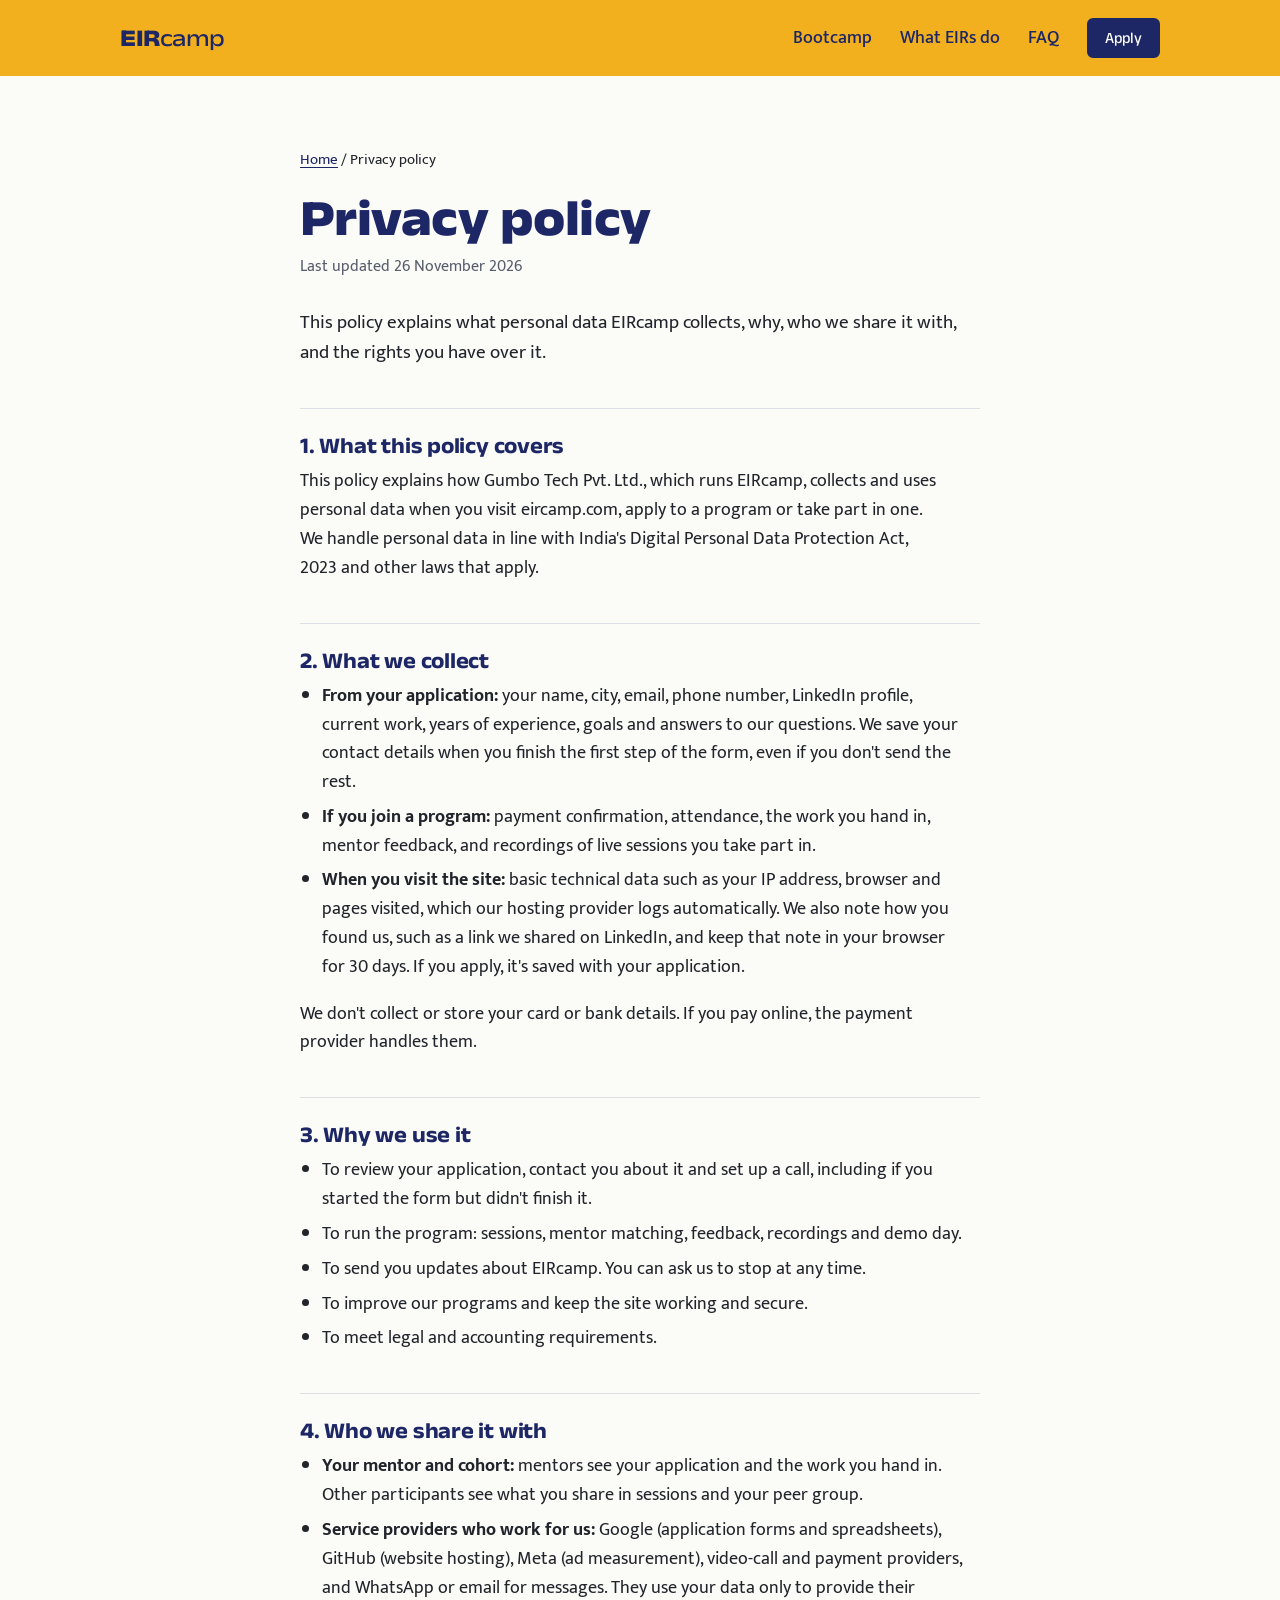
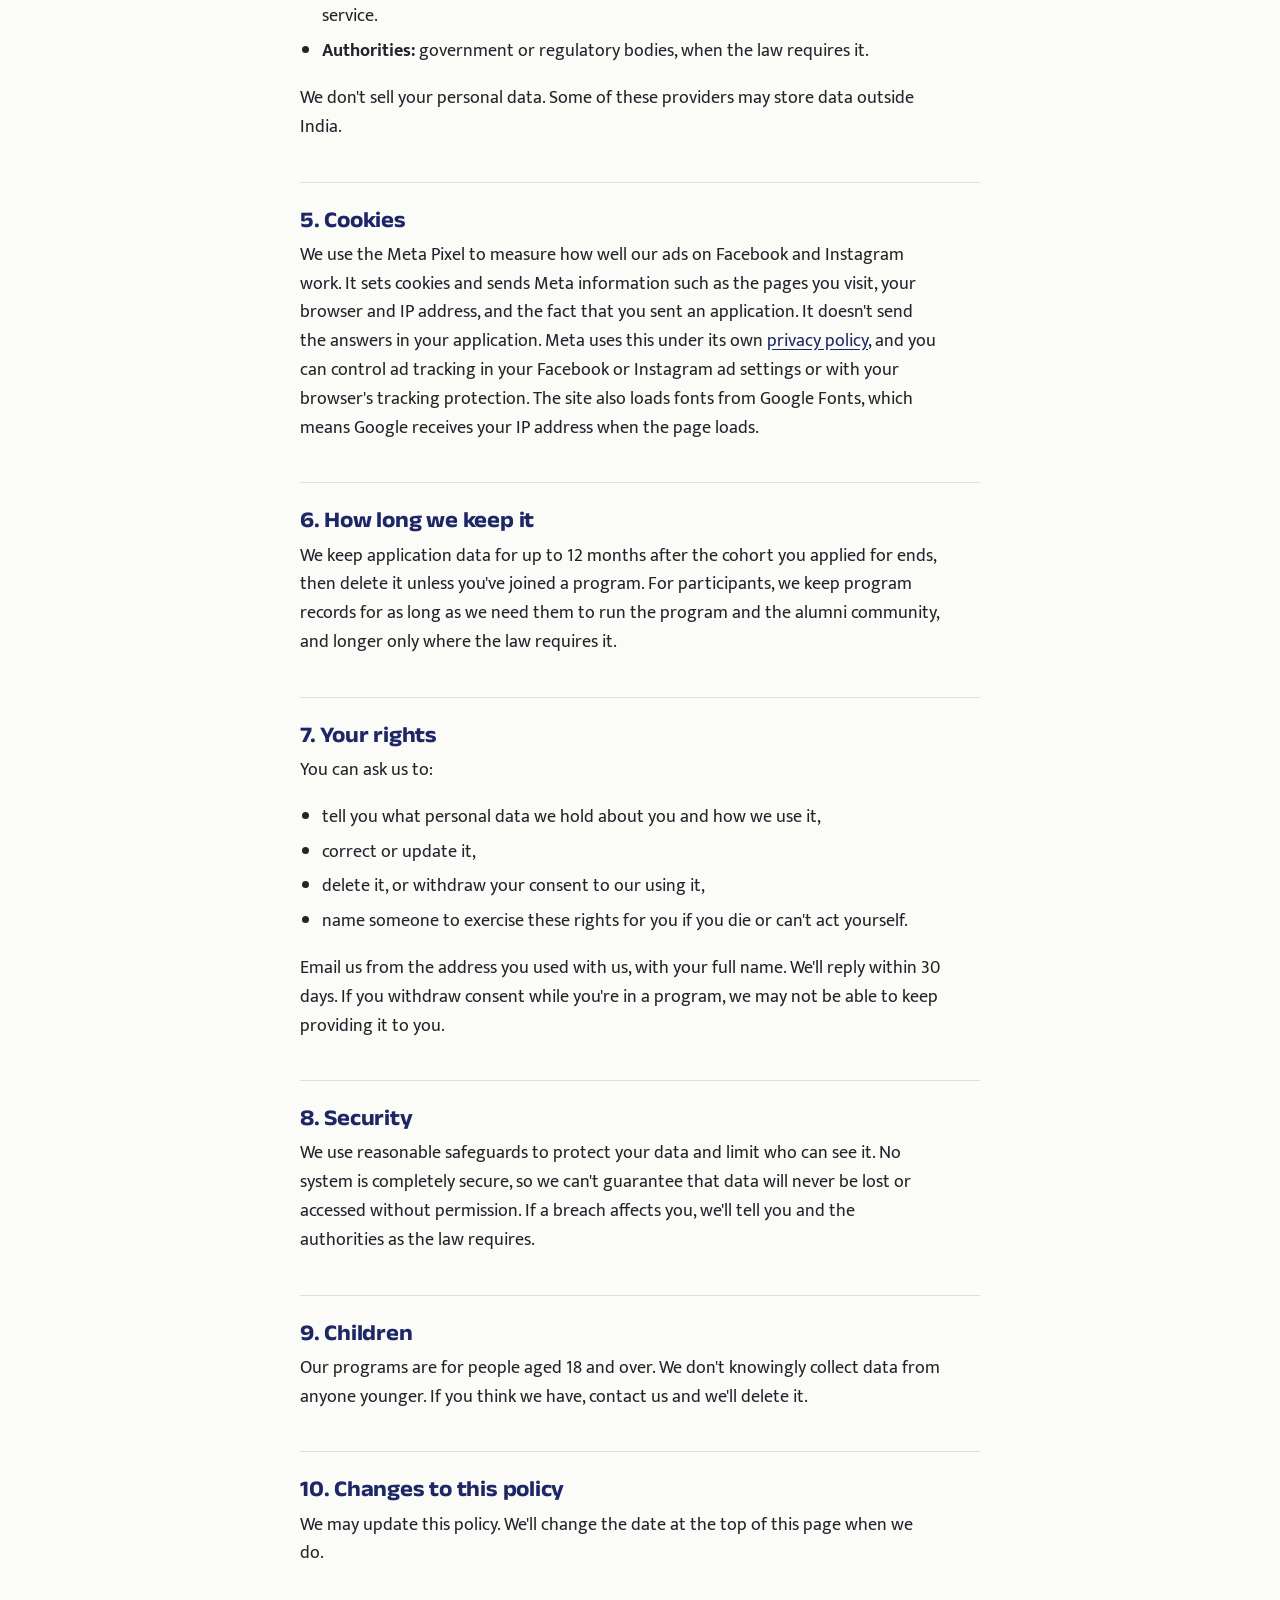
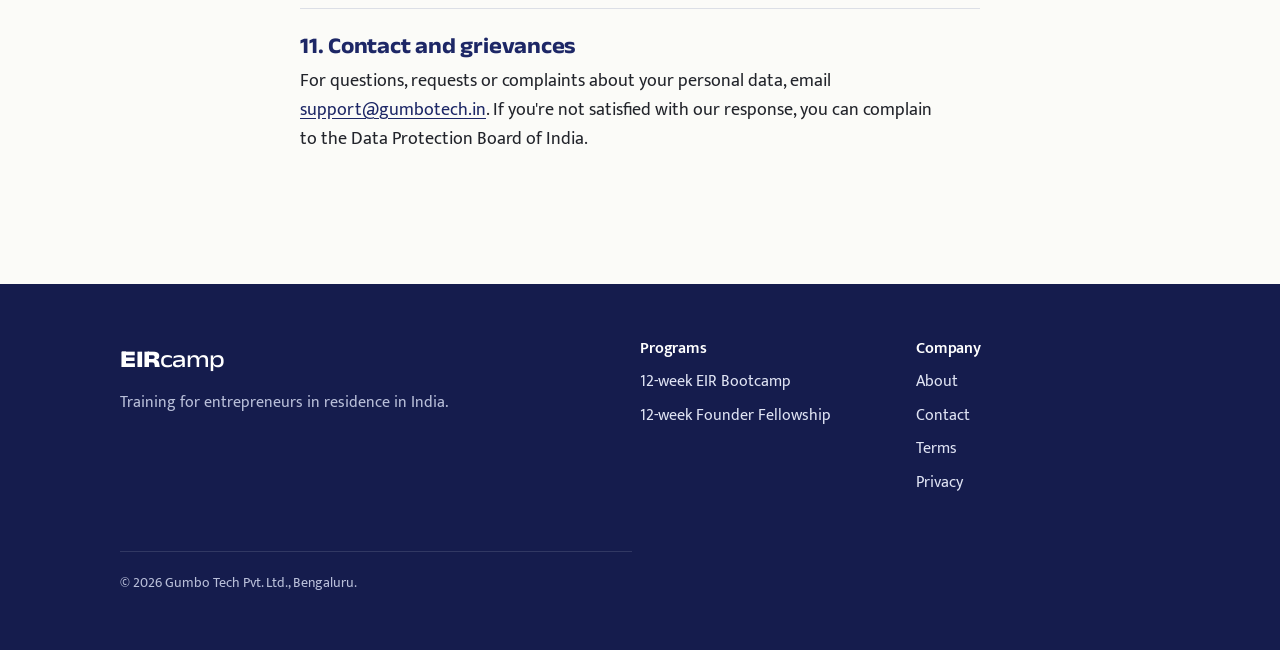
<file: privacy/index.html>
<!doctype html>
<html lang="en-IN">
<head>
  <meta charset="utf-8">
  <meta name="viewport" content="width=device-width, initial-scale=1">
  <title>Privacy policy: EIRcamp</title>
  <meta name="description" content="How EIRcamp collects, uses and protects your personal data.">
  <link rel="preconnect" href="https://fonts.googleapis.com">
  <link rel="preconnect" href="https://fonts.gstatic.com" crossorigin>
  <link href="https://fonts.googleapis.com/css2?family=Anek+Latin:wdth,wght@75..125,400..800&family=Mukta:wght@400;500;600;700&display=swap" rel="stylesheet">
  <link rel="stylesheet" href="/assets/styles.css?v=4">
  <!-- Meta Pixel Code -->
  <script>
  !function(f,b,e,v,n,t,s)
  {if(f.fbq)return;n=f.fbq=function(){n.callMethod?
  n.callMethod.apply(n,arguments):n.queue.push(arguments)};
  if(!f._fbq)f._fbq=n;n.push=n;n.loaded=!0;n.version='2.0';
  n.queue=[];t=b.createElement(e);t.async=!0;
  t.src=v;s=b.getElementsByTagName(e)[0];
  s.parentNode.insertBefore(t,s)}(window, document,'script',
  'https://connect.facebook.net/en_US/fbevents.js');
  fbq('set', 'autoConfig', false, '1138514168899593');
  fbq('init', '1138514168899593');
  fbq('track', 'PageView');
  </script>
  <noscript><img height="1" width="1" style="display:none"
  src="https://www.facebook.com/tr?id=1138514168899593&ev=PageView&noscript=1"
  /></noscript>
  <!-- End Meta Pixel Code -->
</head>
<body>
<a class="skip" href="#main">Skip to content</a>

<header class="site-header">
  <div class="wrap">
    <a class="logo" href="/">EIR<span>camp</span></a>
    <nav class="nav" aria-label="Main">
      <a href="/programs/bootcamp/">Bootcamp</a>
      <a href="/#what-eirs-do">What EIRs do</a>
      <a href="/#faq">FAQ</a>
      <a class="btn btn-sm" href="/apply/">Apply</a>
    </nav>
  </div>
</header>

<main id="main">
  <section class="legal-page">
    <div class="wrap">
      <p class="crumbs"><a href="/">Home</a> / Privacy policy</p>
      <h1>Privacy policy</h1>
      <p class="updated">Last updated 26 November 2026</p>
      <p class="legal-intro">This policy explains what personal data EIRcamp collects, why, who we share it with, and the rights you have over it.</p>

      <h2>1. What this policy covers</h2>
      <p>This policy explains how Gumbo Tech Pvt. Ltd., which runs EIRcamp, collects and uses personal data when you visit eircamp.com, apply to a program or take part in one. We handle personal data in line with India's Digital Personal Data Protection Act, 2023 and other laws that apply.</p>

      <h2>2. What we collect</h2>
      <ul>
        <li><b>From your application:</b> your name, city, email, phone number, LinkedIn profile, current work, years of experience, goals and answers to our questions. We save your contact details when you finish the first step of the form, even if you don't send the rest.</li>
        <li><b>If you join a program:</b> payment confirmation, attendance, the work you hand in, mentor feedback, and recordings of live sessions you take part in.</li>
        <li><b>When you visit the site:</b> basic technical data such as your IP address, browser and pages visited, which our hosting provider logs automatically. We also note how you found us, such as a link we shared on LinkedIn, and keep that note in your browser for 30 days. If you apply, it's saved with your application.</li>
      </ul>
      <p>We don't collect or store your card or bank details. If you pay online, the payment provider handles them.</p>

      <h2>3. Why we use it</h2>
      <ul>
        <li>To review your application, contact you about it and set up a call, including if you started the form but didn't finish it.</li>
        <li>To run the program: sessions, mentor matching, feedback, recordings and demo day.</li>
        <li>To send you updates about EIRcamp. You can ask us to stop at any time.</li>
        <li>To improve our programs and keep the site working and secure.</li>
        <li>To meet legal and accounting requirements.</li>
      </ul>

      <h2>4. Who we share it with</h2>
      <ul>
        <li><b>Your mentor and cohort:</b> mentors see your application and the work you hand in. Other participants see what you share in sessions and your peer group.</li>
        <li><b>Service providers who work for us:</b> Google (application forms and spreadsheets), GitHub (website hosting), Meta (ad measurement), video-call and payment providers, and WhatsApp or email for messages. They use your data only to provide their service.</li>
        <li><b>Authorities:</b> government or regulatory bodies, when the law requires it.</li>
      </ul>
      <p>We don't sell your personal data. Some of these providers may store data outside India.</p>

      <h2>5. Cookies</h2>
      <p>We use the Meta Pixel to measure how well our ads on Facebook and Instagram work. It sets cookies and sends Meta information such as the pages you visit, your browser and IP address, and the fact that you sent an application. It doesn't send the answers in your application. Meta uses this under its own <a href="https://www.facebook.com/privacy/policy/">privacy policy</a>, and you can control ad tracking in your Facebook or Instagram ad settings or with your browser's tracking protection. The site also loads fonts from Google Fonts, which means Google receives your IP address when the page loads.</p>

      <h2>6. How long we keep it</h2>
      <p>We keep application data for up to 12 months after the cohort you applied for ends, then delete it unless you've joined a program. For participants, we keep program records for as long as we need them to run the program and the alumni community, and longer only where the law requires it.</p>

      <h2>7. Your rights</h2>
      <p>You can ask us to:</p>
      <ul>
        <li>tell you what personal data we hold about you and how we use it,</li>
        <li>correct or update it,</li>
        <li>delete it, or withdraw your consent to our using it,</li>
        <li>name someone to exercise these rights for you if you die or can't act yourself.</li>
      </ul>
      <p>Email us from the address you used with us, with your full name. We'll reply within 30 days. If you withdraw consent while you're in a program, we may not be able to keep providing it to you.</p>

      <h2>8. Security</h2>
      <p>We use reasonable safeguards to protect your data and limit who can see it. No system is completely secure, so we can't guarantee that data will never be lost or accessed without permission. If a breach affects you, we'll tell you and the authorities as the law requires.</p>

      <h2>9. Children</h2>
      <p>Our programs are for people aged 18 and over. We don't knowingly collect data from anyone younger. If you think we have, contact us and we'll delete it.</p>

      <h2>10. Changes to this policy</h2>
      <p>We may update this policy. We'll change the date at the top of this page when we do.</p>

      <h2>11. Contact and grievances</h2>
      <p>For questions, requests or complaints about your personal data, email <a href="mailto:support@gumbotech.in">support@gumbotech.in</a>. If you're not satisfied with our response, you can complain to the Data Protection Board of India.</p>

    </div>
  </section>
</main>

<footer class="site-footer">
  <div class="wrap">
    <div class="cols">
      <div>
        <a class="logo" href="/">EIR<span>camp</span></a>
        <p style="margin-top:12px">Training for entrepreneurs in residence in India.</p>
      </div>
      <div>
        <h4>Programs</h4>
        <ul><li><a href="/programs/bootcamp/">12-week EIR Bootcamp</a></li><li><a href="/programs/founder/">12-week Founder Fellowship</a></li></ul>
      </div>
      <div>
        <h4>Company</h4>
        <ul><li><a href="#">About</a></li><li><a href="mailto:support@gumbotech.in">Contact</a></li><li><a href="/terms/">Terms</a></li><li><a href="/privacy/">Privacy</a></li></ul>
      </div>
    </div>
    <p class="legal">© 2026 Gumbo Tech Pvt. Ltd., Bengaluru.</p>
  </div>
</footer>
<script src="/assets/source.js"></script>
</body>
</html>
</file>
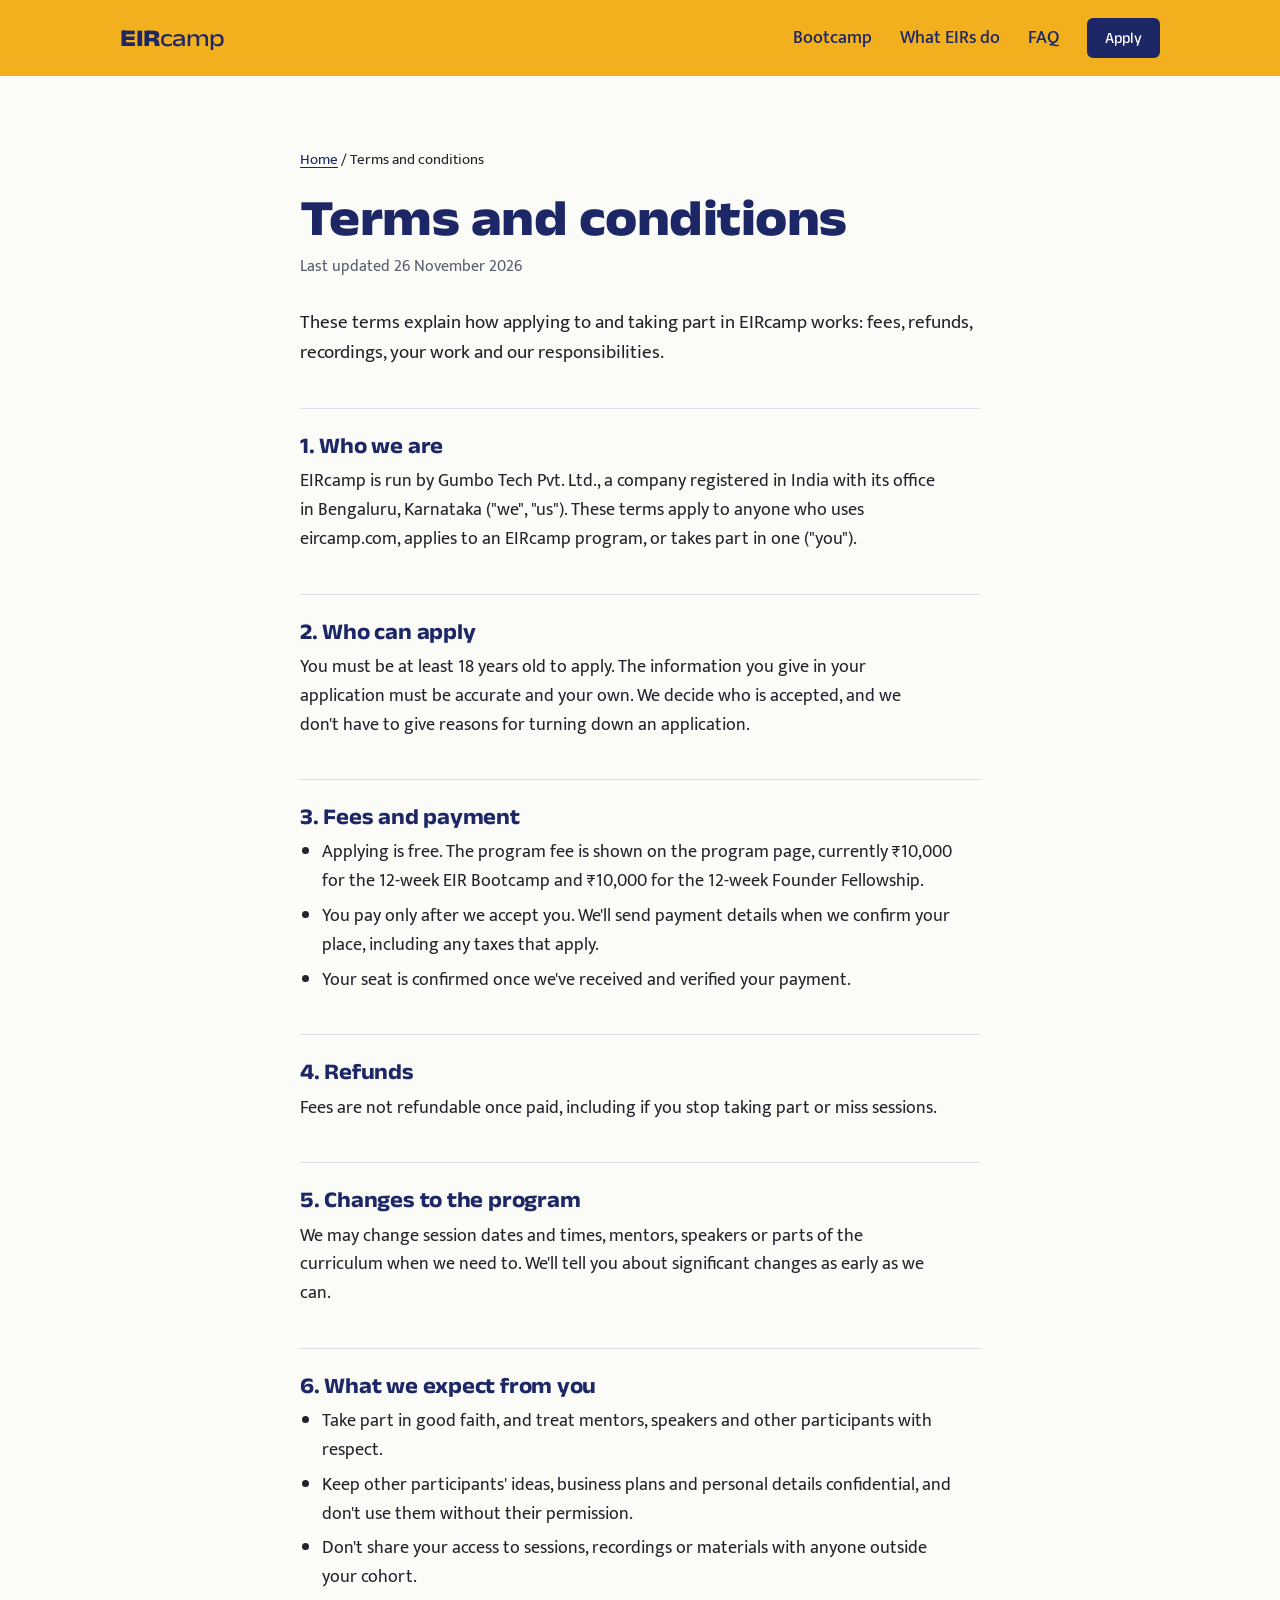
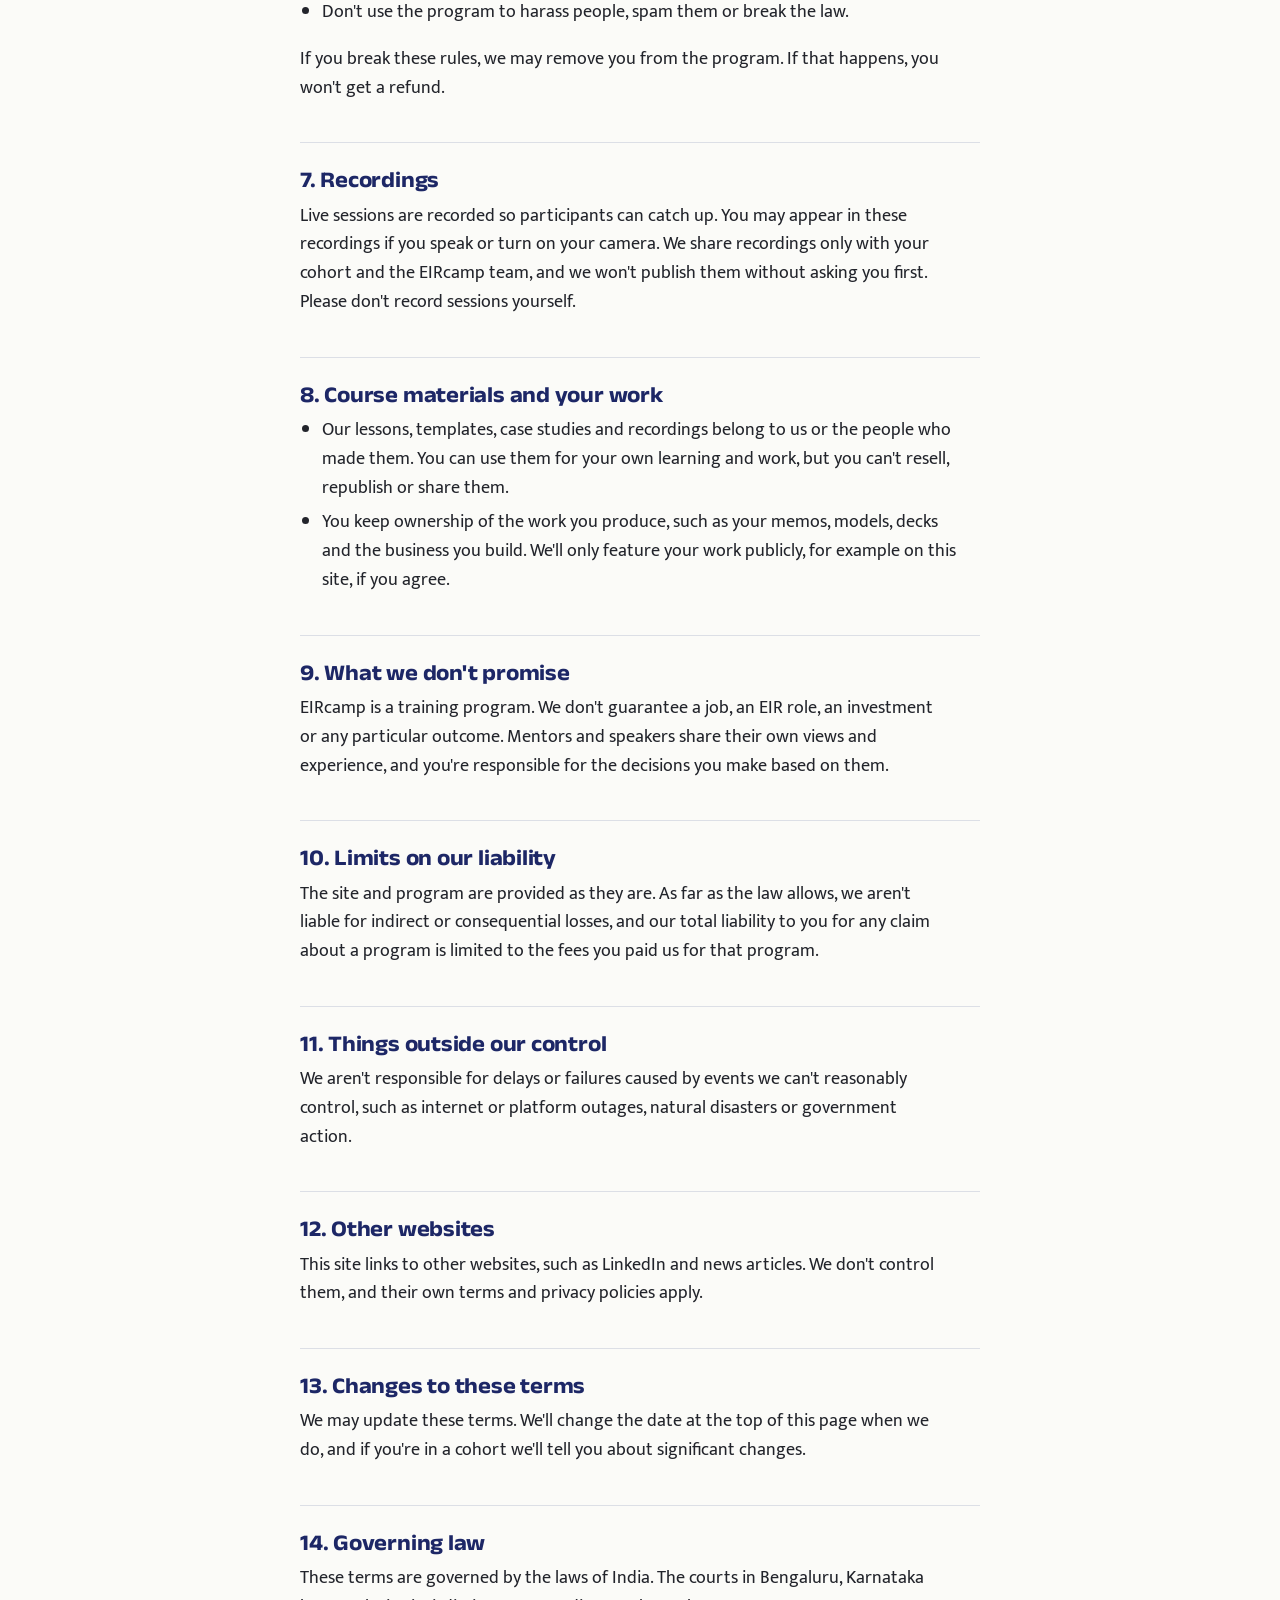
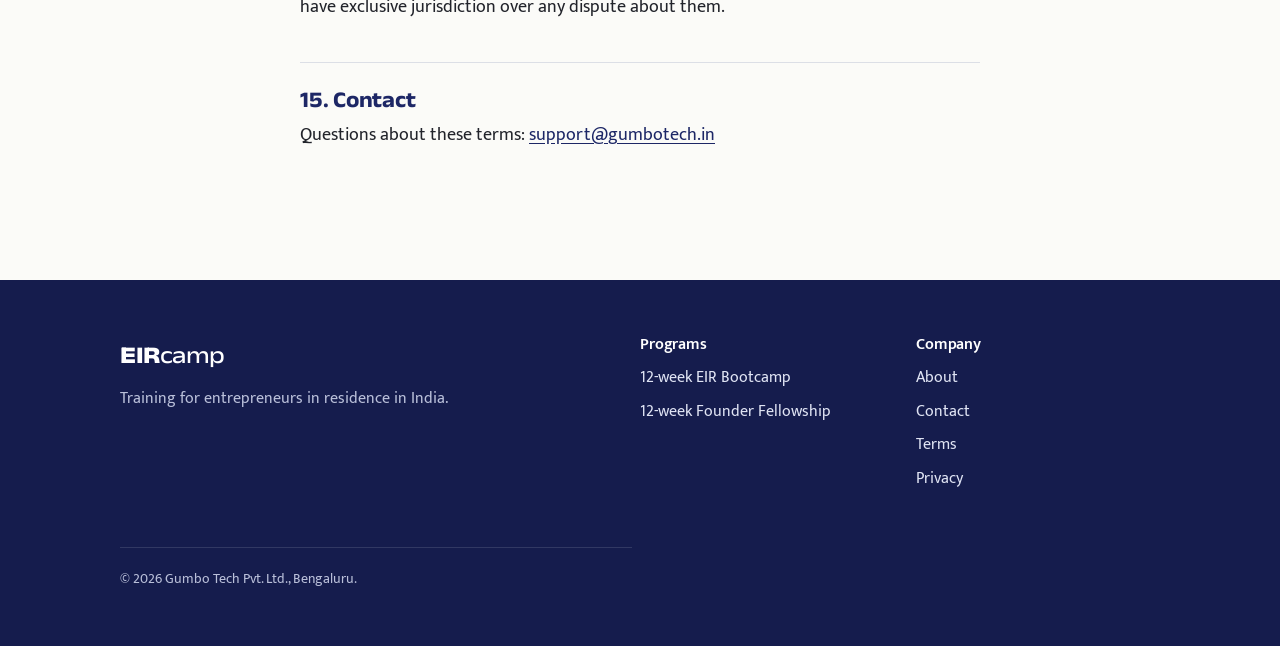
<file: terms/index.html>
<!doctype html>
<html lang="en-IN">
<head>
  <meta charset="utf-8">
  <meta name="viewport" content="width=device-width, initial-scale=1">
  <title>Terms and conditions: EIRcamp</title>
  <meta name="description" content="The terms for using eircamp.com and taking part in EIRcamp programs.">
  <link rel="preconnect" href="https://fonts.googleapis.com">
  <link rel="preconnect" href="https://fonts.gstatic.com" crossorigin>
  <link href="https://fonts.googleapis.com/css2?family=Anek+Latin:wdth,wght@75..125,400..800&family=Mukta:wght@400;500;600;700&display=swap" rel="stylesheet">
  <link rel="stylesheet" href="/assets/styles.css?v=4">
  <!-- Meta Pixel Code -->
  <script>
  !function(f,b,e,v,n,t,s)
  {if(f.fbq)return;n=f.fbq=function(){n.callMethod?
  n.callMethod.apply(n,arguments):n.queue.push(arguments)};
  if(!f._fbq)f._fbq=n;n.push=n;n.loaded=!0;n.version='2.0';
  n.queue=[];t=b.createElement(e);t.async=!0;
  t.src=v;s=b.getElementsByTagName(e)[0];
  s.parentNode.insertBefore(t,s)}(window, document,'script',
  'https://connect.facebook.net/en_US/fbevents.js');
  fbq('set', 'autoConfig', false, '1138514168899593');
  fbq('init', '1138514168899593');
  fbq('track', 'PageView');
  </script>
  <noscript><img height="1" width="1" style="display:none"
  src="https://www.facebook.com/tr?id=1138514168899593&ev=PageView&noscript=1"
  /></noscript>
  <!-- End Meta Pixel Code -->
</head>
<body>
<a class="skip" href="#main">Skip to content</a>

<header class="site-header">
  <div class="wrap">
    <a class="logo" href="/">EIR<span>camp</span></a>
    <nav class="nav" aria-label="Main">
      <a href="/programs/bootcamp/">Bootcamp</a>
      <a href="/#what-eirs-do">What EIRs do</a>
      <a href="/#faq">FAQ</a>
      <a class="btn btn-sm" href="/apply/">Apply</a>
    </nav>
  </div>
</header>

<main id="main">
  <section class="legal-page">
    <div class="wrap">
      <p class="crumbs"><a href="/">Home</a> / Terms and conditions</p>
      <h1>Terms and conditions</h1>
      <p class="updated">Last updated 26 November 2026</p>
      <p class="legal-intro">These terms explain how applying to and taking part in EIRcamp works: fees, refunds, recordings, your work and our responsibilities.</p>

      <h2>1. Who we are</h2>
      <p>EIRcamp is run by Gumbo Tech Pvt. Ltd., a company registered in India with its office in Bengaluru, Karnataka ("we", "us"). These terms apply to anyone who uses eircamp.com, applies to an EIRcamp program, or takes part in one ("you").</p>

      <h2>2. Who can apply</h2>
      <p>You must be at least 18 years old to apply. The information you give in your application must be accurate and your own. We decide who is accepted, and we don't have to give reasons for turning down an application.</p>

      <h2>3. Fees and payment</h2>
      <ul>
        <li>Applying is free. The program fee is shown on the program page, currently ₹10,000 for the 12-week EIR Bootcamp and ₹10,000 for the 12-week Founder Fellowship.</li>
        <li>You pay only after we accept you. We'll send payment details when we confirm your place, including any taxes that apply.</li>
        <li>Your seat is confirmed once we've received and verified your payment.</li>
      </ul>

      <h2>4. Refunds</h2>
      <p>Fees are not refundable once paid, including if you stop taking part or miss sessions.</p>

      <h2>5. Changes to the program</h2>
      <p>We may change session dates and times, mentors, speakers or parts of the curriculum when we need to. We'll tell you about significant changes as early as we can.</p>

      <h2>6. What we expect from you</h2>
      <ul>
        <li>Take part in good faith, and treat mentors, speakers and other participants with respect.</li>
        <li>Keep other participants' ideas, business plans and personal details confidential, and don't use them without their permission.</li>
        <li>Don't share your access to sessions, recordings or materials with anyone outside your cohort.</li>
        <li>Don't use the program to harass people, spam them or break the law.</li>
      </ul>
      <p>If you break these rules, we may remove you from the program. If that happens, you won't get a refund.</p>

      <h2>7. Recordings</h2>
      <p>Live sessions are recorded so participants can catch up. You may appear in these recordings if you speak or turn on your camera. We share recordings only with your cohort and the EIRcamp team, and we won't publish them without asking you first. Please don't record sessions yourself.</p>

      <h2>8. Course materials and your work</h2>
      <ul>
        <li>Our lessons, templates, case studies and recordings belong to us or the people who made them. You can use them for your own learning and work, but you can't resell, republish or share them.</li>
        <li>You keep ownership of the work you produce, such as your memos, models, decks and the business you build. We'll only feature your work publicly, for example on this site, if you agree.</li>
      </ul>

      <h2>9. What we don't promise</h2>
      <p>EIRcamp is a training program. We don't guarantee a job, an EIR role, an investment or any particular outcome. Mentors and speakers share their own views and experience, and you're responsible for the decisions you make based on them.</p>

      <h2>10. Limits on our liability</h2>
      <p>The site and program are provided as they are. As far as the law allows, we aren't liable for indirect or consequential losses, and our total liability to you for any claim about a program is limited to the fees you paid us for that program.</p>

      <h2>11. Things outside our control</h2>
      <p>We aren't responsible for delays or failures caused by events we can't reasonably control, such as internet or platform outages, natural disasters or government action.</p>

      <h2>12. Other websites</h2>
      <p>This site links to other websites, such as LinkedIn and news articles. We don't control them, and their own terms and privacy policies apply.</p>

      <h2>13. Changes to these terms</h2>
      <p>We may update these terms. We'll change the date at the top of this page when we do, and if you're in a cohort we'll tell you about significant changes.</p>

      <h2>14. Governing law</h2>
      <p>These terms are governed by the laws of India. The courts in Bengaluru, Karnataka have exclusive jurisdiction over any dispute about them.</p>

      <h2>15. Contact</h2>
      <p>Questions about these terms: <a href="mailto:support@gumbotech.in">support@gumbotech.in</a></p>

    </div>
  </section>
</main>

<footer class="site-footer">
  <div class="wrap">
    <div class="cols">
      <div>
        <a class="logo" href="/">EIR<span>camp</span></a>
        <p style="margin-top:12px">Training for entrepreneurs in residence in India.</p>
      </div>
      <div>
        <h4>Programs</h4>
        <ul><li><a href="/programs/bootcamp/">12-week EIR Bootcamp</a></li><li><a href="/programs/founder/">12-week Founder Fellowship</a></li></ul>
      </div>
      <div>
        <h4>Company</h4>
        <ul><li><a href="#">About</a></li><li><a href="mailto:support@gumbotech.in">Contact</a></li><li><a href="/terms/">Terms</a></li><li><a href="/privacy/">Privacy</a></li></ul>
      </div>
    </div>
    <p class="legal">© 2026 Gumbo Tech Pvt. Ltd., Bengaluru.</p>
  </div>
</footer>
<script src="/assets/source.js"></script>
</body>
</html>
</file>
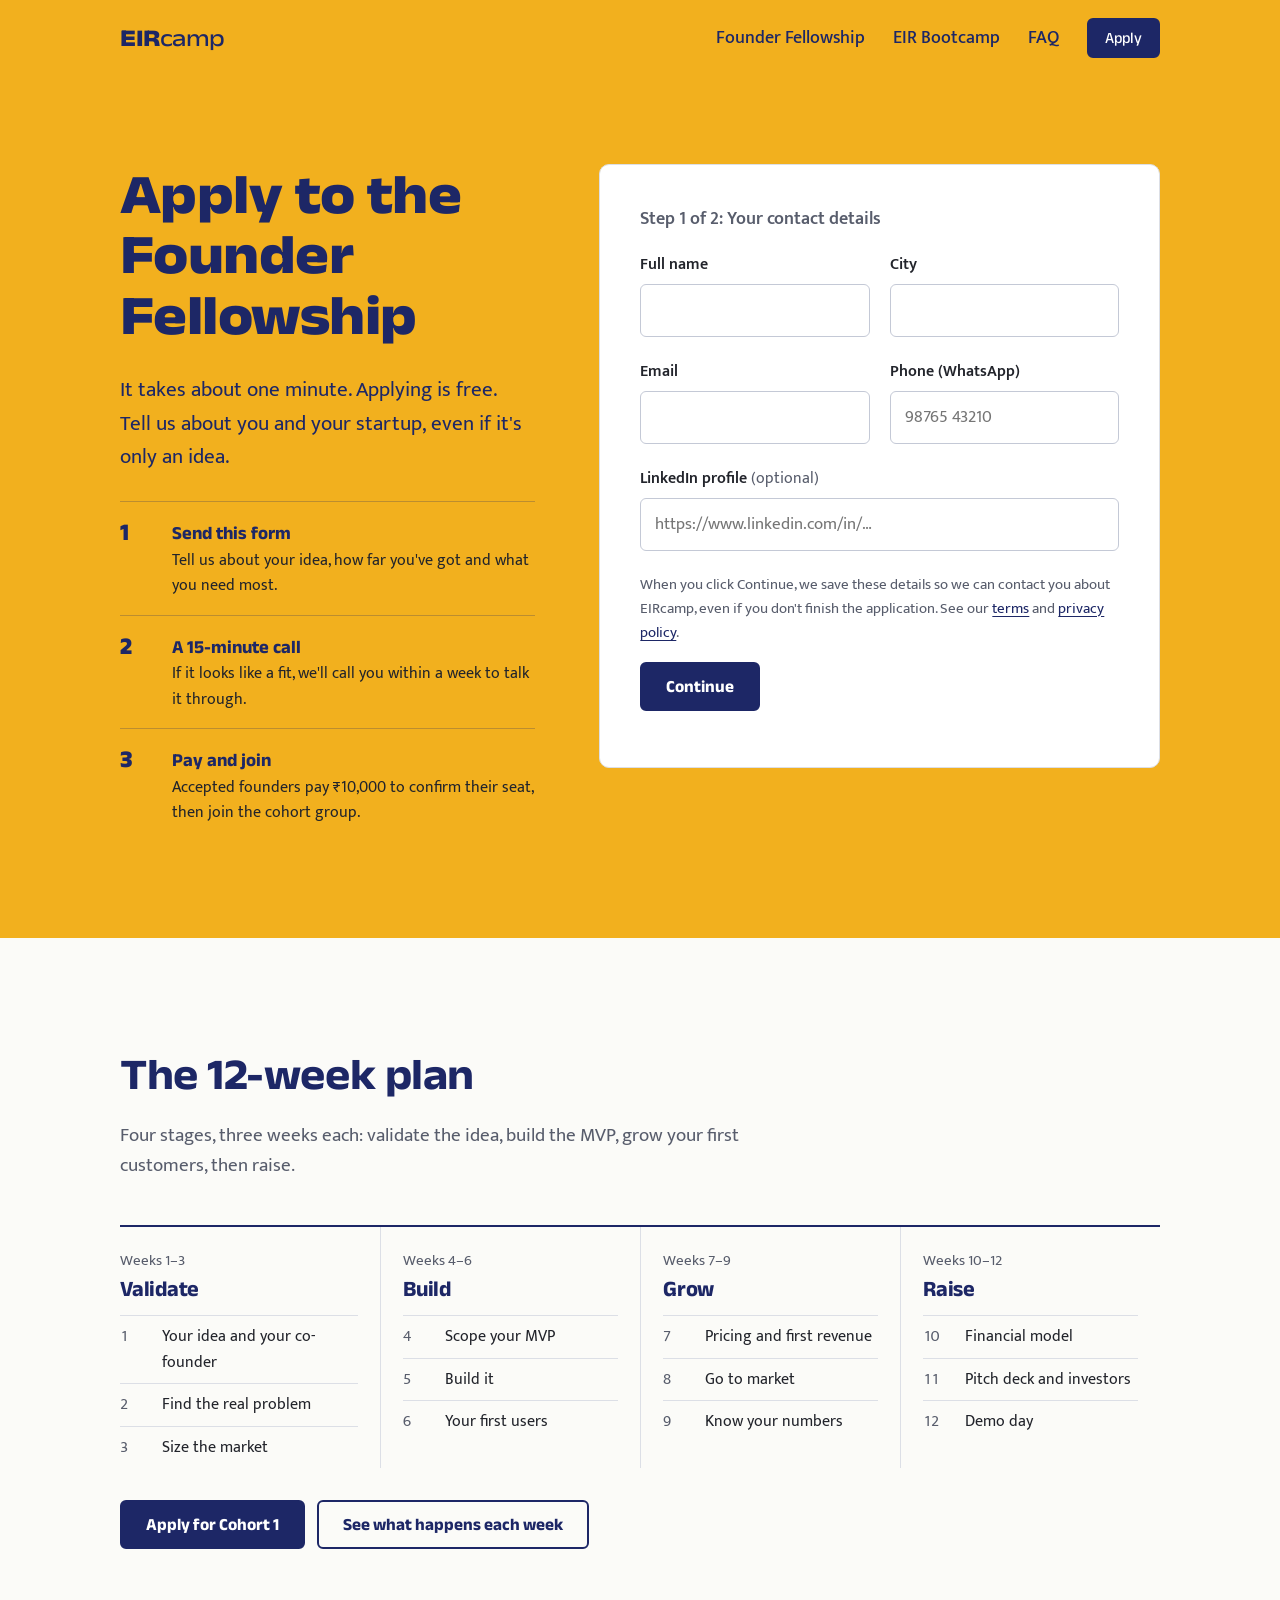
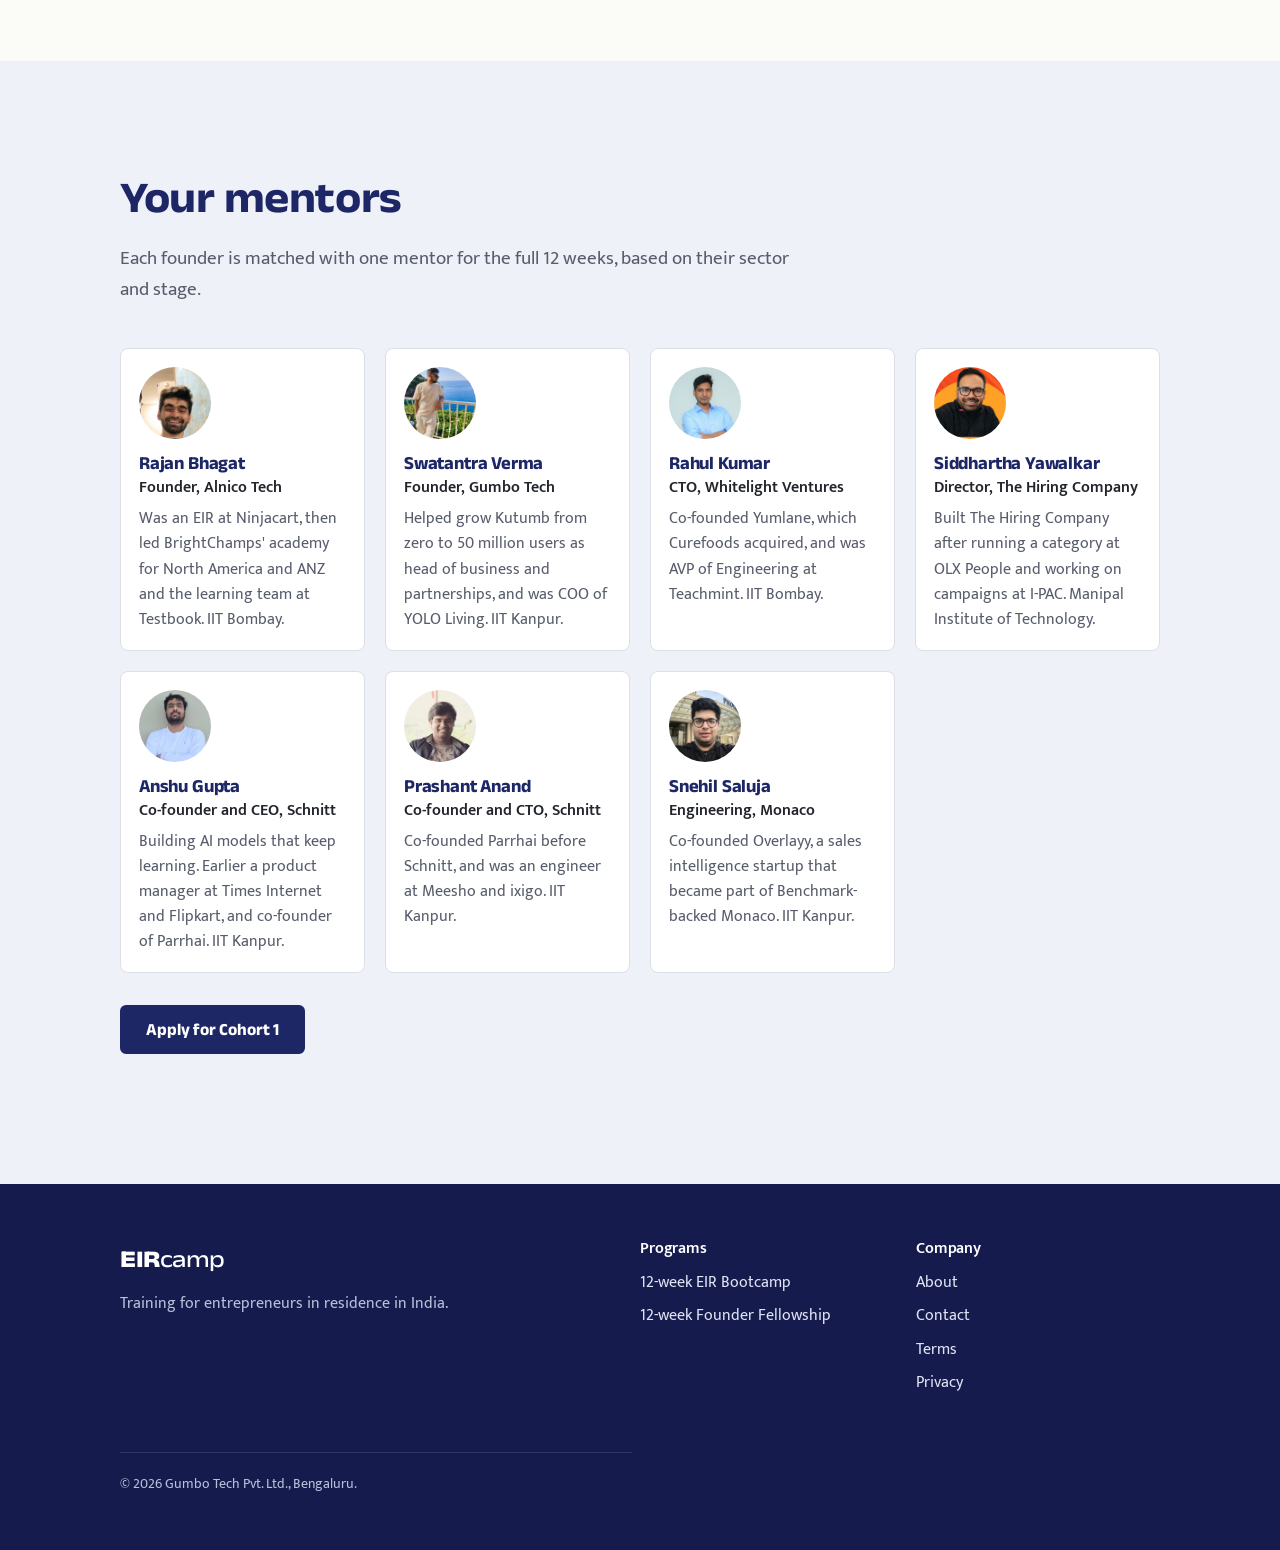
<file: apply/founder/index.html>
<!doctype html>
<html lang="en-IN">
<head>
  <meta charset="utf-8">
  <meta name="viewport" content="width=device-width, initial-scale=1">
  <title>Apply to the Founder Fellowship: EIRcamp</title>
  <meta name="description" content="Apply to the EIRcamp Founder Fellowship, a 12-week online program for early-stage founders in India. Applying is free.">
  <link rel="preconnect" href="https://fonts.googleapis.com">
  <link rel="preconnect" href="https://fonts.gstatic.com" crossorigin>
  <link href="https://fonts.googleapis.com/css2?family=Anek+Latin:wdth,wght@75..125,400..800&family=Mukta:wght@400;500;600;700&display=swap" rel="stylesheet">
  <link rel="stylesheet" href="/assets/styles.css?v=4">
  <!-- Meta Pixel Code -->
  <script>
  !function(f,b,e,v,n,t,s)
  {if(f.fbq)return;n=f.fbq=function(){n.callMethod?
  n.callMethod.apply(n,arguments):n.queue.push(arguments)};
  if(!f._fbq)f._fbq=n;n.push=n;n.loaded=!0;n.version='2.0';
  n.queue=[];t=b.createElement(e);t.async=!0;
  t.src=v;s=b.getElementsByTagName(e)[0];
  s.parentNode.insertBefore(t,s)}(window, document,'script',
  'https://connect.facebook.net/en_US/fbevents.js');
  fbq('set', 'autoConfig', false, '1138514168899593');
  fbq('init', '1138514168899593');
  fbq('track', 'PageView');
  </script>
  <noscript><img height="1" width="1" style="display:none"
  src="https://www.facebook.com/tr?id=1138514168899593&ev=PageView&noscript=1"
  /></noscript>
  <!-- End Meta Pixel Code -->
</head>
<body>
<a class="skip" href="#main">Skip to content</a>

<header class="site-header">
  <div class="wrap">
    <a class="logo" href="/">EIR<span>camp</span></a>
    <nav class="nav" aria-label="Main">
      <a href="/programs/founder/">Founder Fellowship</a>
      <a href="/programs/bootcamp/">EIR Bootcamp</a>
      <a href="/programs/founder/#faq">FAQ</a>
      <a class="btn btn-sm" href="/apply/founder/" aria-current="page">Apply</a>
    </nav>
  </div>
</header>

<main id="main">
  <section class="hero" style="padding-bottom:clamp(56px,8vw,96px)">
    <div class="wrap apply-layout">
      <div class="apply-aside">
        <h1 style="font-size:clamp(2.25rem,5vw,3.5rem)">Apply to the Founder Fellowship</h1>
        <p class="lede">It takes about one minute. Applying is free.<br>Tell us about you and your startup, even if it's only an idea.</p>
        <ol class="steps">
          <li><div><b>Send this form</b><p>Tell us about your idea, how far you've got and what you need most.</p></div></li>
          <li><div><b>A 15-minute call</b><p>If it looks like a fit, we'll call you within a week to talk it through.</p></div></li>
          <li><div><b>Pay and join</b><p>Accepted founders pay ₹10,000 to confirm their seat, then join the cohort group.</p></div></li>
        </ol>
      </div>

      <div class="form-card" id="form-card">
        <div class="dev-note" id="dev-note" hidden>
          <strong>Not connected yet.</strong> Add your Google Form's ID and field IDs in <code>assets/apply.js</code> (see README.md). Until then, submissions aren't saved.
        </div>

        <form id="apply-form" data-program="founder" novalidate>
          <p class="step-count" id="step-count">Step 1 of 2: Your contact details</p>

          <div class="form-step" id="step-1">
          <div class="row">
            <div class="field">
              <label for="name">Full name</label>
              <input id="name" name="name" type="text" autocomplete="name" required>
              <p class="error">Enter your full name.</p>
            </div>
            <div class="field">
              <label for="city">City</label>
              <input id="city" name="city" type="text" autocomplete="address-level2" required>
              <p class="error">Enter the city you live in.</p>
            </div>
          </div>

          <div class="row">
            <div class="field">
              <label for="email">Email</label>
              <input id="email" name="email" type="email" autocomplete="email" required>
              <p class="error">Enter an email address like name@example.com.</p>
            </div>
            <div class="field">
              <label for="phone">Phone (WhatsApp)</label>
              <input id="phone" name="phone" type="tel" autocomplete="tel" inputmode="tel" placeholder="98765 43210" pattern="(\+?91[ \-]?)?[6-9][0-9]{4}[ \-]?[0-9]{5}" required>
              <p class="error">Enter a 10-digit Indian mobile number.</p>
            </div>
          </div>

          <div class="field">
            <label for="linkedin">LinkedIn profile <span class="opt">(optional)</span></label>
            <input id="linkedin" name="linkedin" type="url" placeholder="https://www.linkedin.com/in/…">
            <p class="error">Enter a full link starting with https://</p>
          </div>

          <p class="consent">When you click Continue, we save these details so we can contact you about EIRcamp, even if you don't finish the application. See our <a href="/terms/">terms</a> and <a href="/privacy/">privacy policy</a>.</p>
          <button class="btn" type="button" id="next-btn">Continue</button>
          </div>

          <div class="form-step" id="step-2" data-label="Step 2 of 2: Your startup" hidden>

          <div class="field">
            <label for="startup_name">Startup name <span class="opt">(optional, if you have one)</span></label>
            <input id="startup_name" name="startup_name" type="text">
          </div>

          <div class="row">
            <div class="field">
              <label for="stage">How far have you got?</label>
              <select id="stage" name="stage" required>
                <option value="">Choose one</option>
                <option>Just an idea</option>
                <option>Building a prototype or MVP</option>
                <option>Have a product and users</option>
                <option>Have paying customers</option>
              </select>
              <p class="error">Choose the closest option.</p>
            </div>
            <div class="field">
              <label for="sector">Sector</label>
              <select id="sector" name="sector" required>
                <option value="">Choose one</option>
                <option>Consumer app or service</option>
                <option>D2C brand</option>
                <option>SaaS or B2B software</option>
                <option>Fintech</option>
                <option>Health</option>
                <option>Education</option>
                <option>Climate or sustainability</option>
                <option>Deeptech or hardware</option>
                <option>Something else</option>
              </select>
              <p class="error">Choose the closest option.</p>
            </div>
          </div>

          <fieldset class="field" id="cofounder-group">
            <legend>Do you have a co-founder?</legend>
            <div class="choices">
              <label class="choice"><input type="radio" name="cofounder" value="I'm a solo founder" required> I'm a solo founder</label>
              <label class="choice"><input type="radio" name="cofounder" value="I have a co-founder"> I have a co-founder</label>
              <label class="choice"><input type="radio" name="cofounder" value="I'm looking for a co-founder"> I'm looking for a co-founder</label>
            </div>
            <p class="error">Choose an answer.</p>
          </fieldset>

          <fieldset class="field" id="need-group">
            <legend>What do you need most right now?</legend>
            <div class="choices">
              <label class="choice"><input type="radio" name="need" value="Validate my idea" required> Validate my idea</label>
              <label class="choice"><input type="radio" name="need" value="Build my MVP"> Build my MVP</label>
              <label class="choice"><input type="radio" name="need" value="Get customers"> Get customers</label>
              <label class="choice"><input type="radio" name="need" value="Raise funding"> Raise funding</label>
            </div>
            <p class="error">Choose the option closest to what you need.</p>
          </fieldset>

          <fieldset class="field" id="ack-group">
            <label class="ack"><input type="checkbox" id="fee_ack" name="fee_ack" value="Yes" required> <span>I understand the program fee is ₹10,000, paid only if I'm accepted.</span></label>
            <p class="error">Please confirm you've read the fee.</p>
          </fieldset>

          <p class="consent">By sending this application, you agree to our <a href="/terms/">terms</a> and to us using your details as described in our <a href="/privacy/">privacy policy</a>.</p>
          <div class="step-actions">
            <button class="btn" type="submit" id="submit-btn">Send application</button>
            <button class="btn-back" type="button" id="back-btn">Back</button>
          </div>
          </div>
          <p class="form-status" id="form-status" role="status" aria-live="polite"></p>
        </form>

        <div class="success" id="success" hidden tabindex="-1">
          <h2>Application sent</h2>
          <p>Thanks. We've received your application for the Founder Fellowship. If it looks like a fit, we'll contact you on WhatsApp or email within a week to set up a 15-minute call.</p>
          <p><a href="/programs/founder/#curriculum">Look through the 12-week plan</a> while you wait.</p>
        </div>
      </div>
    </div>
  </section>

  <section aria-labelledby="plan-title">
    <div class="wrap">
      <div class="section-head">
        <h2 id="plan-title">The 12-week plan</h2>
        <p>Four stages, three weeks each: validate the idea, build the MVP, grow your first customers, then raise.</p>
      </div>
      <div class="phases" id="phases"></div>
      <div class="hero-actions" style="margin-top:32px">
        <a class="btn" href="#form-card">Apply for Cohort 1</a>
        <a class="btn btn-ghost" href="/programs/founder/#curriculum">See what happens each week</a>
      </div>
    </div>
  </section>

  <section class="section-tint" aria-labelledby="mentors-title">
    <div class="wrap">
      <div class="section-head">
        <h2 id="mentors-title">Your mentors</h2>
        <p>Each founder is matched with one mentor for the full 12 weeks, based on their sector and stage.</p>
      </div>
      <div class="mentors">
        <div class="mentor"><img class="photo" src="/assets/mentors/rajanbhagat.jpg" alt="Rajan Bhagat" width="72" height="72" loading="lazy"><h3><a href="https://www.linkedin.com/in/rajanbhagat/" rel="noopener">Rajan Bhagat</a></h3><p class="role">Founder, Alnico Tech</p><p>Was an EIR at Ninjacart, then led BrightChamps' academy for North America and ANZ and the learning team at Testbook. IIT Bombay.</p></div>
        <div class="mentor"><img class="photo" src="/assets/mentors/swatantra-verma.jpg" alt="Swatantra Verma" width="72" height="72" loading="lazy"><h3><a href="https://www.linkedin.com/in/swatantra-verma/" rel="noopener">Swatantra Verma</a></h3><p class="role">Founder, Gumbo Tech</p><p>Helped grow Kutumb from zero to 50 million users as head of business and partnerships, and was COO of YOLO Living. IIT Kanpur.</p></div>
        <div class="mentor"><img class="photo" src="/assets/mentors/rhlkumar.jpg" alt="Rahul Kumar" width="72" height="72" loading="lazy"><h3><a href="https://www.linkedin.com/in/rhlkumar/" rel="noopener">Rahul Kumar</a></h3><p class="role">CTO, Whitelight Ventures</p><p>Co-founded Yumlane, which Curefoods acquired, and was AVP of Engineering at Teachmint. IIT Bombay.</p></div>
        <div class="mentor"><img class="photo" src="/assets/mentors/siddhartha-yawalkar.jpg" alt="Siddhartha Yawalkar" width="72" height="72" loading="lazy"><h3><a href="https://www.linkedin.com/in/siddhartha-yawalkar/" rel="noopener">Siddhartha Yawalkar</a></h3><p class="role">Director, The Hiring Company</p><p>Built The Hiring Company after running a category at OLX People and working on campaigns at I-PAC. Manipal Institute of Technology.</p></div>
        <div class="mentor"><img class="photo" src="/assets/mentors/anshu-g.jpg" alt="Anshu Gupta" width="72" height="72" loading="lazy"><h3><a href="https://www.linkedin.com/in/anshu-g/" rel="noopener">Anshu Gupta</a></h3><p class="role">Co-founder and CEO, Schnitt</p><p>Building AI models that keep learning. Earlier a product manager at Times Internet and Flipkart, and co-founder of Parrhai. IIT Kanpur.</p></div>
        <div class="mentor"><img class="photo" src="/assets/mentors/panand1992.jpg" alt="Prashant Anand" width="72" height="72" loading="lazy"><h3><a href="https://www.linkedin.com/in/panand1992/" rel="noopener">Prashant Anand</a></h3><p class="role">Co-founder and CTO, Schnitt</p><p>Co-founded Parrhai before Schnitt, and was an engineer at Meesho and ixigo. IIT Kanpur.</p></div>
        <div class="mentor"><img class="photo" src="/assets/mentors/mrsnhl.jpg" alt="Snehil Saluja" width="72" height="72" loading="lazy"><h3><a href="https://www.linkedin.com/in/mrsnhl/" rel="noopener">Snehil Saluja</a></h3><p class="role">Engineering, Monaco</p><p>Co-founded Overlayy, a sales intelligence startup that became part of Benchmark-backed Monaco. IIT Kanpur.</p></div>
      </div>
      <p style="margin-top:32px"><a class="btn" href="#form-card">Apply for Cohort 1</a></p>
    </div>
  </section>
</main>

<footer class="site-footer">
  <div class="wrap">
    <div class="cols">
      <div>
        <a class="logo" href="/">EIR<span>camp</span></a>
        <p style="margin-top:12px">Training for entrepreneurs in residence in India.</p>
      </div>
      <div>
        <h4>Programs</h4>
        <ul><li><a href="/programs/bootcamp/">12-week EIR Bootcamp</a></li><li><a href="/programs/founder/">12-week Founder Fellowship</a></li></ul>
      </div>
      <div>
        <h4>Company</h4>
        <ul><li><a href="#">About</a></li><li><a href="mailto:support@gumbotech.in">Contact</a></li><li><a href="/terms/">Terms</a></li><li><a href="/privacy/">Privacy</a></li></ul>
      </div>
    </div>
    <p class="legal">© 2026 Gumbo Tech Pvt. Ltd., Bengaluru.</p>
  </div>
</footer>

<script src="/data/bootcamp.js"></script>
<script src="/data/founder.js"></script>
<script>renderPhases(document.getElementById("phases"), PROGRAMS.founder);</script>
<script src="/assets/apply.js?v=5"></script>
<script src="/assets/source.js"></script>
</body>
</html>
</file>
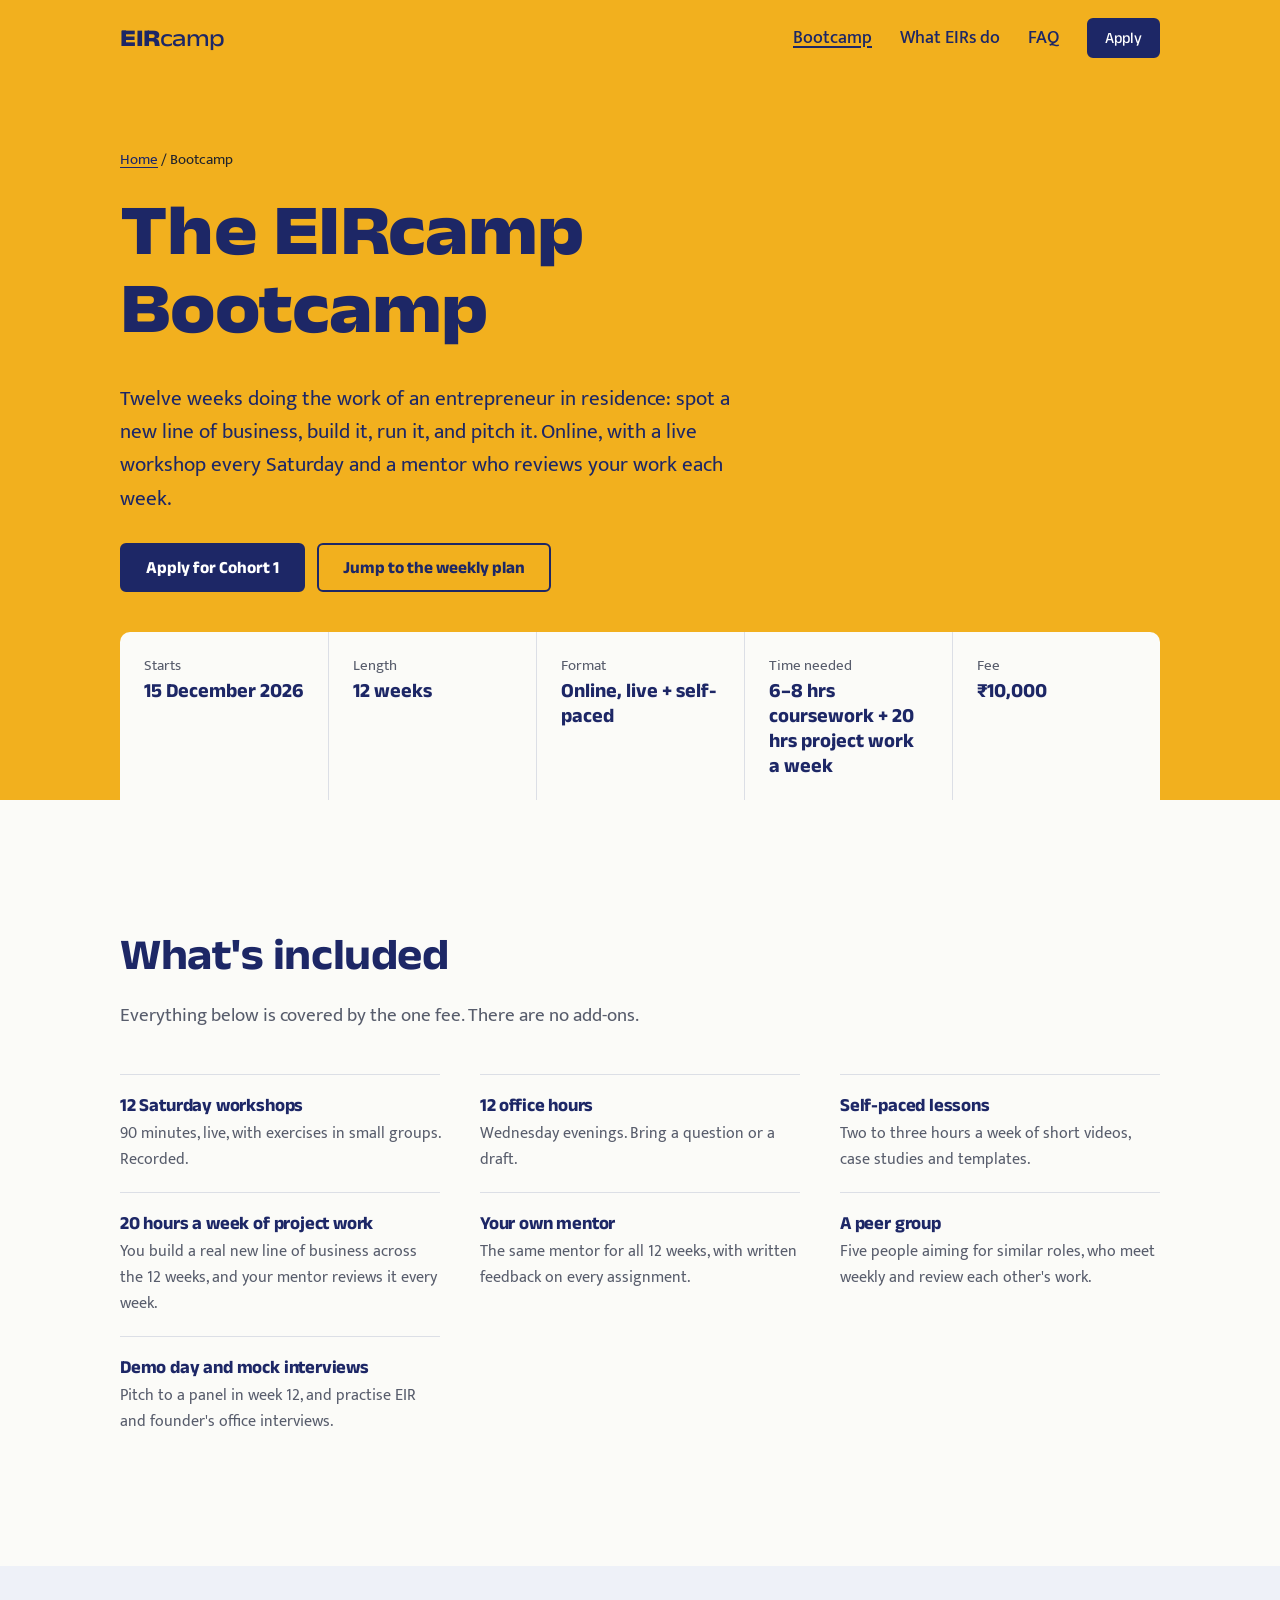
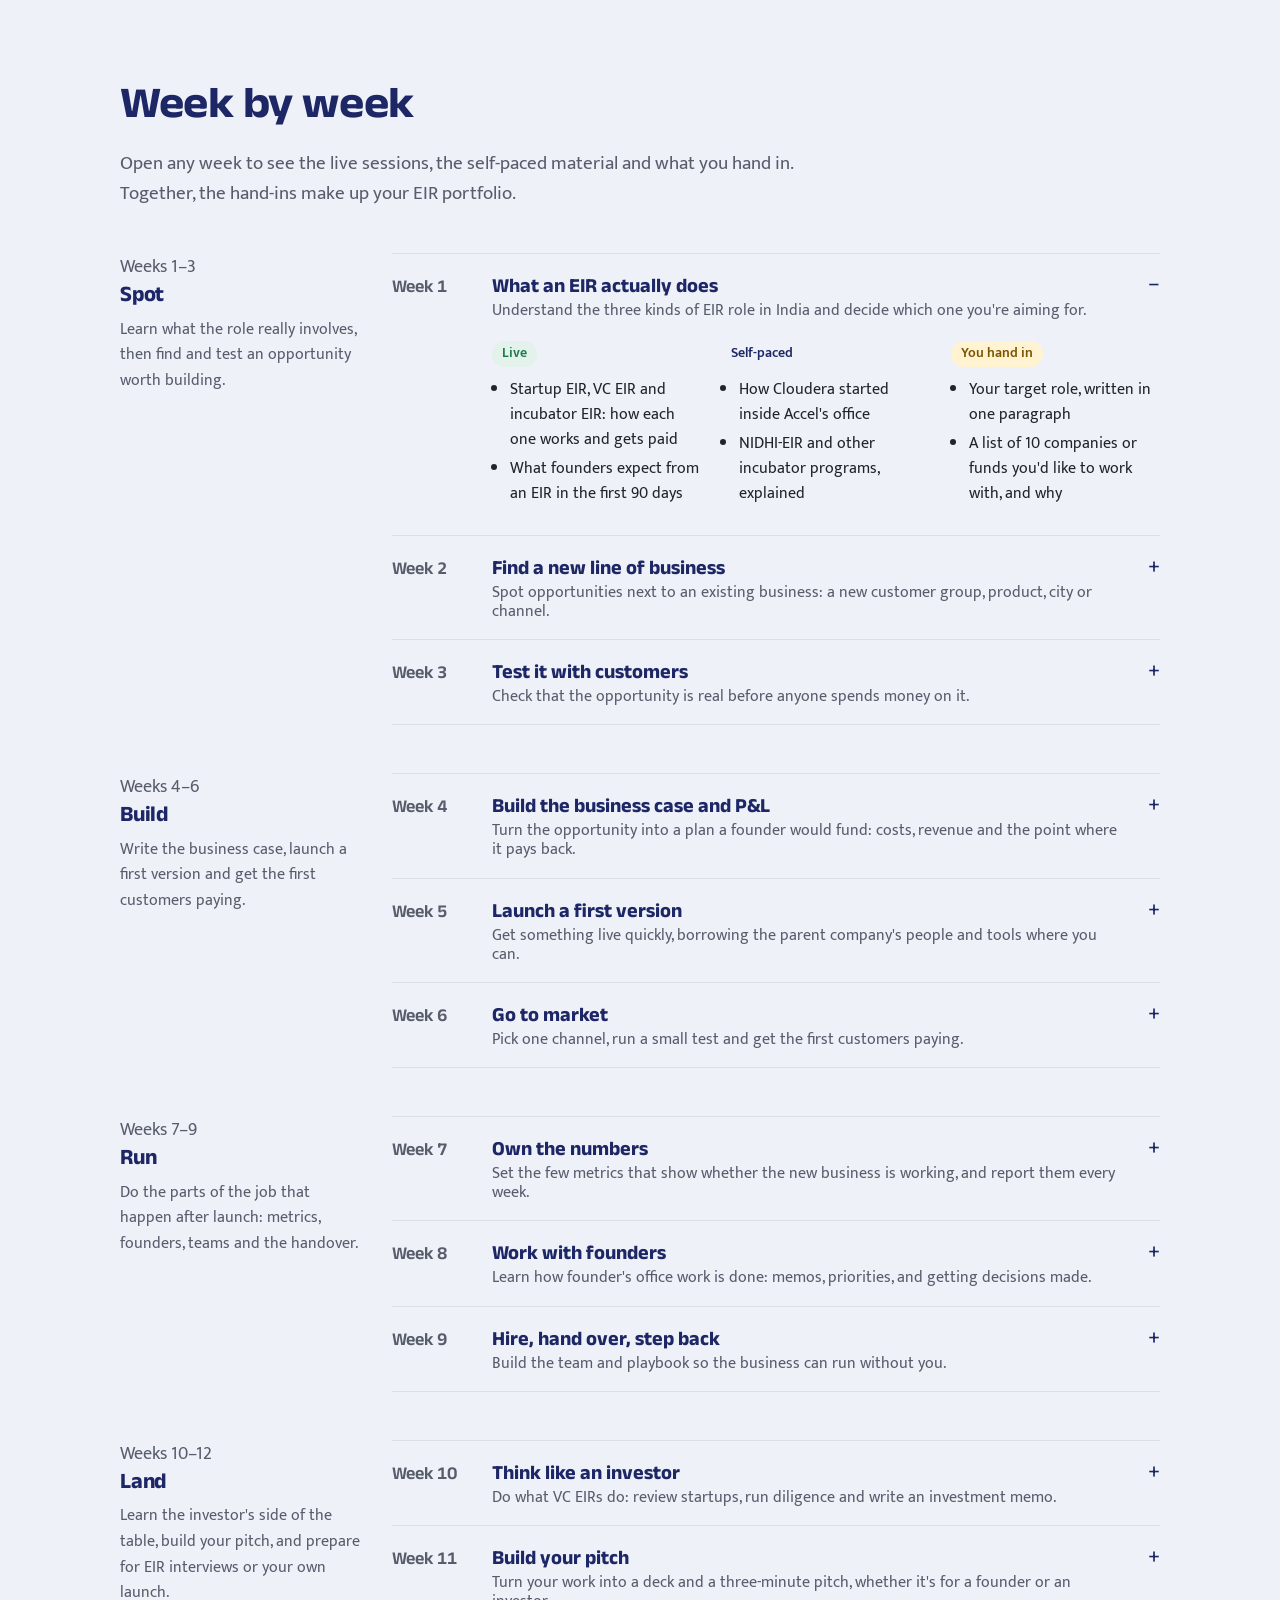
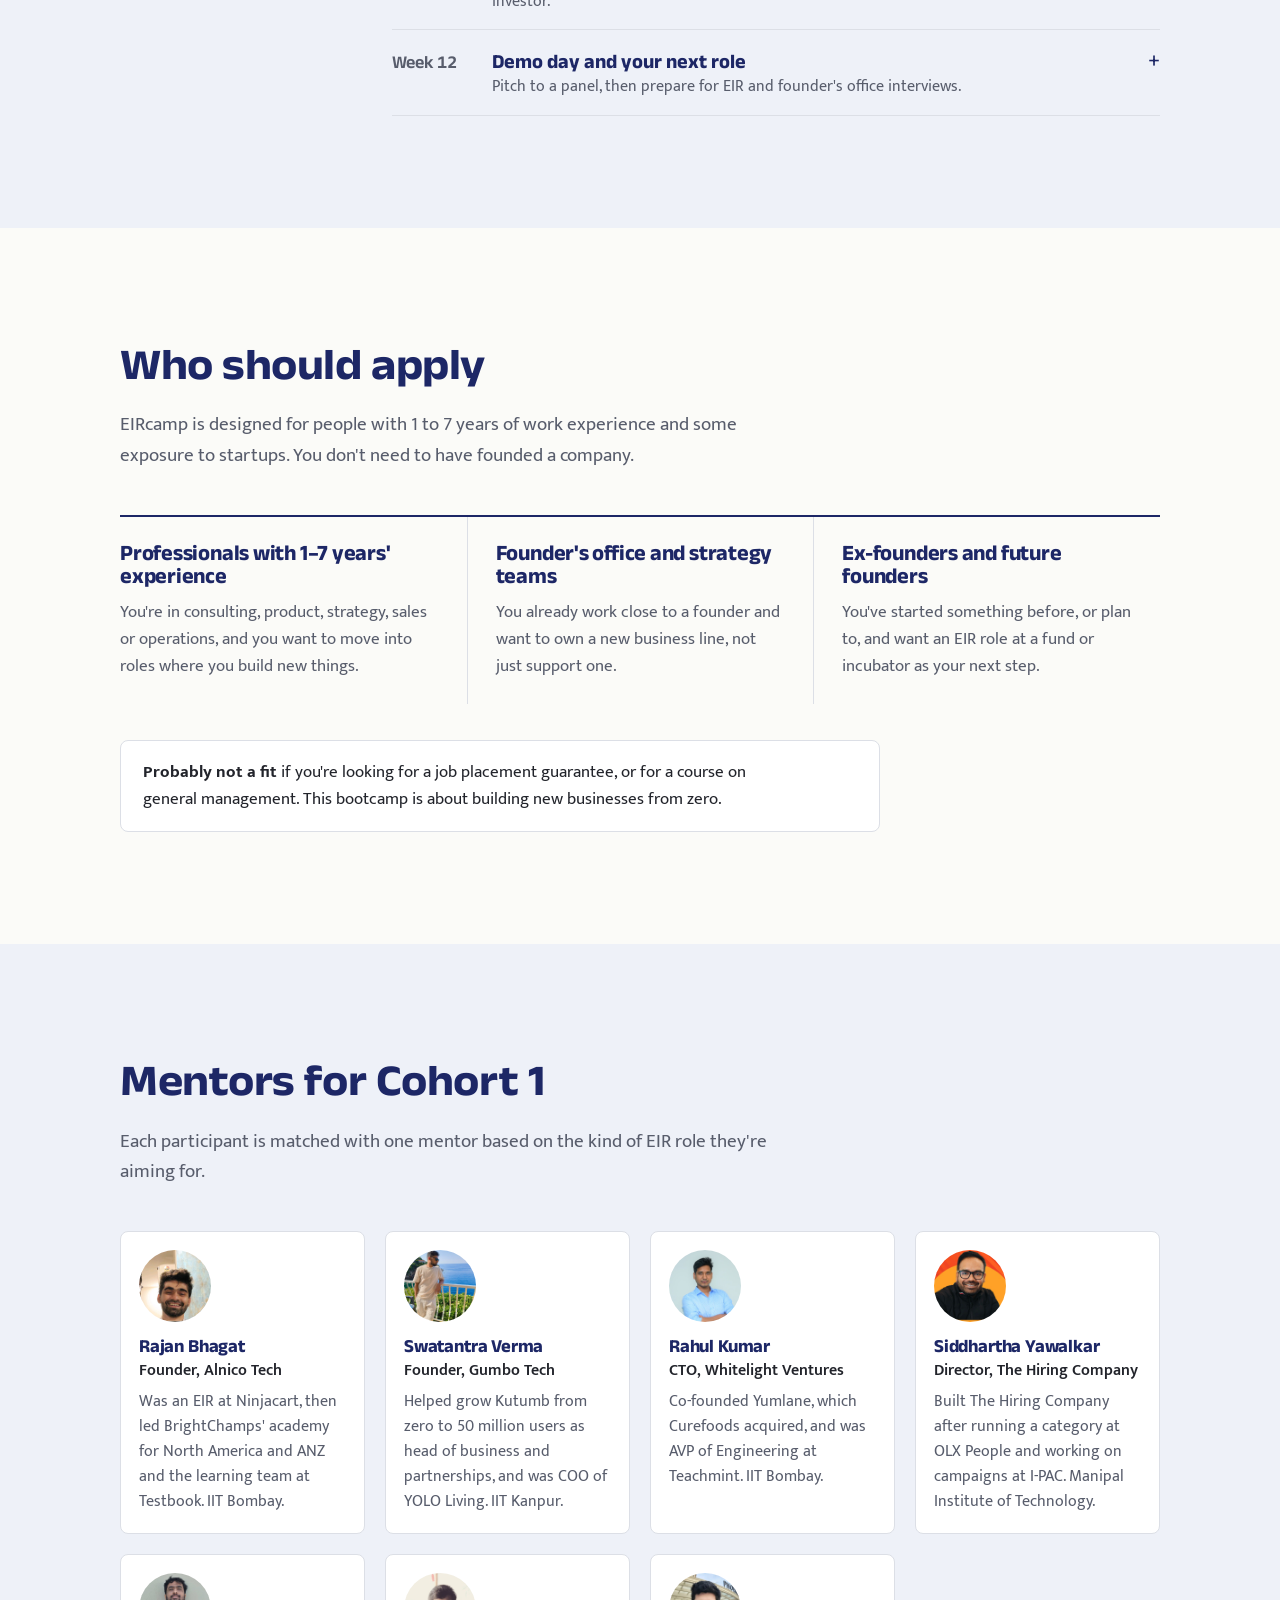
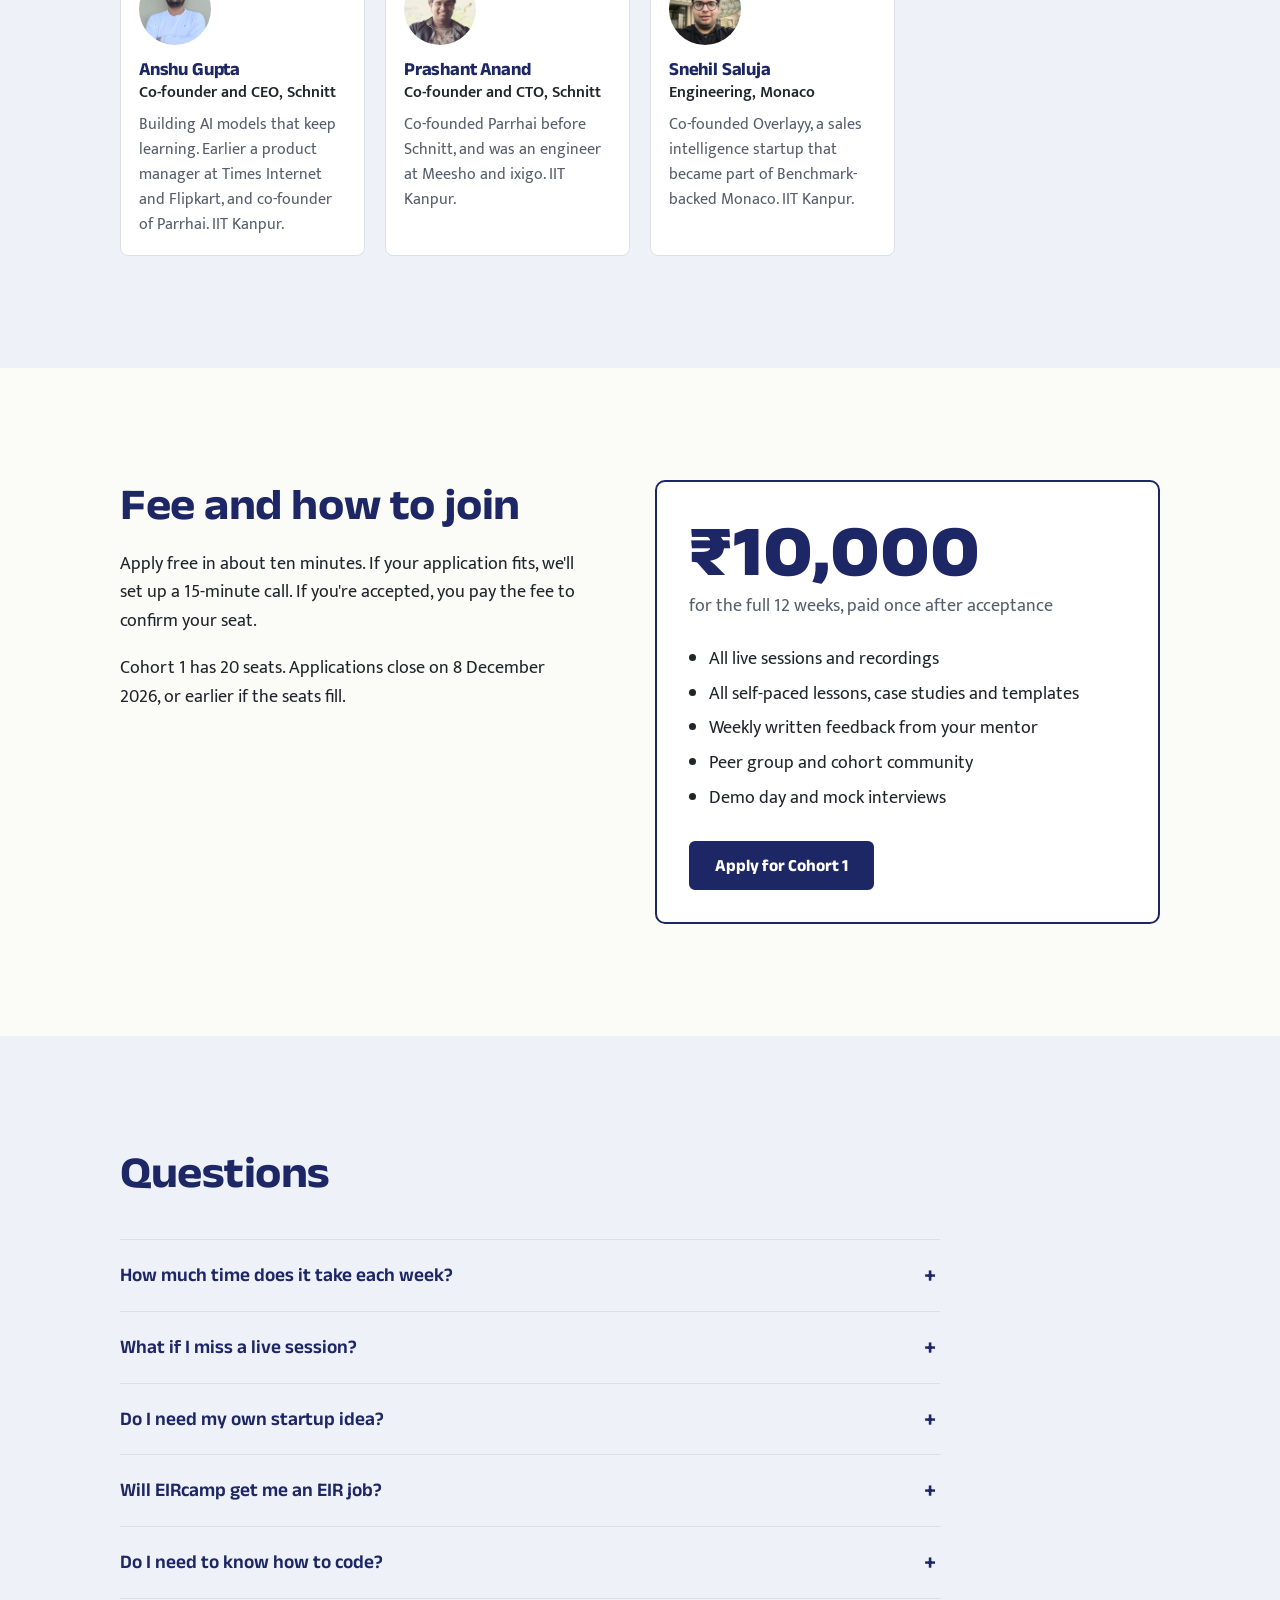
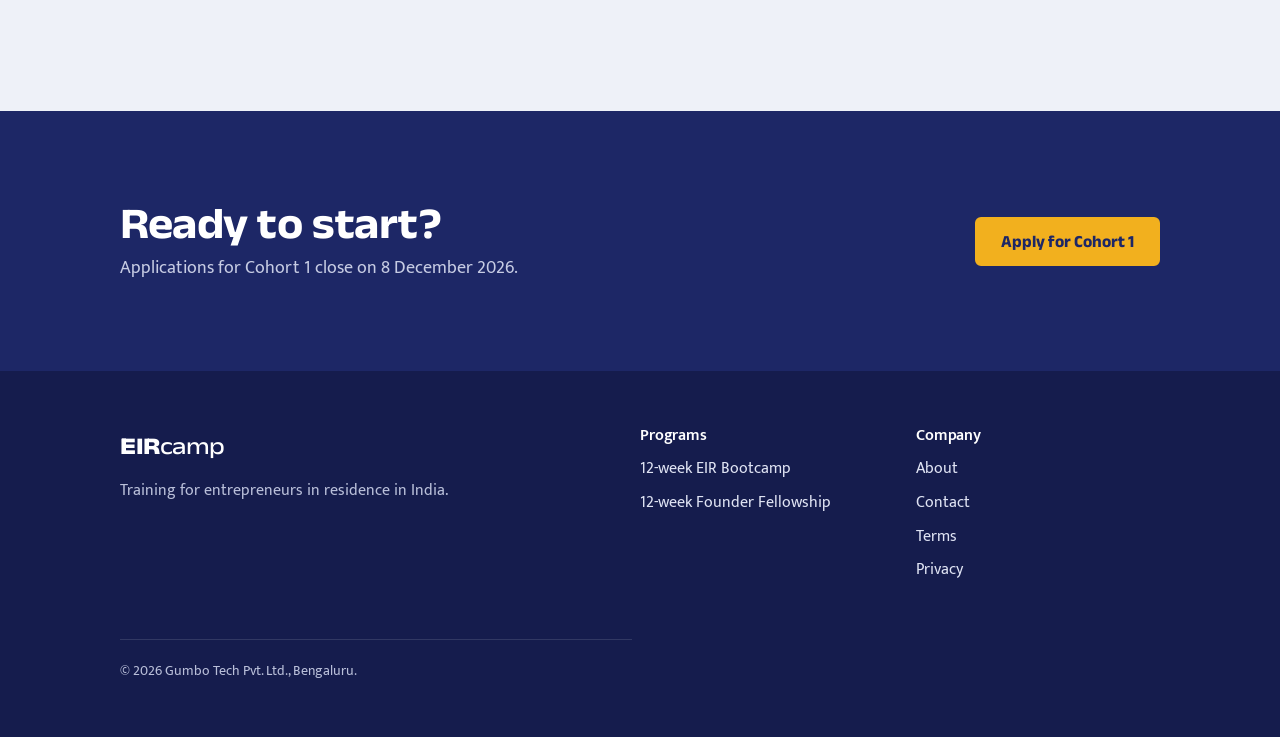
<file: programs/bootcamp/index.html>
<!doctype html>
<html lang="en-IN">
<head>
  <meta charset="utf-8">
  <meta name="viewport" content="width=device-width, initial-scale=1">
  <title>12-week EIR Bootcamp: EIRcamp</title>
  <meta name="description" content="The EIRcamp Bootcamp: 12 weeks online, live and self-paced, training you for entrepreneur in residence and founder's office roles in India. Week-by-week plan, mentors and fee.">
  <link rel="preconnect" href="https://fonts.googleapis.com">
  <link rel="preconnect" href="https://fonts.gstatic.com" crossorigin>
  <link href="https://fonts.googleapis.com/css2?family=Anek+Latin:wdth,wght@75..125,400..800&family=Mukta:wght@400;500;600;700&display=swap" rel="stylesheet">
  <link rel="stylesheet" href="/assets/styles.css?v=4">
  <!-- Meta Pixel Code -->
  <script>
  !function(f,b,e,v,n,t,s)
  {if(f.fbq)return;n=f.fbq=function(){n.callMethod?
  n.callMethod.apply(n,arguments):n.queue.push(arguments)};
  if(!f._fbq)f._fbq=n;n.push=n;n.loaded=!0;n.version='2.0';
  n.queue=[];t=b.createElement(e);t.async=!0;
  t.src=v;s=b.getElementsByTagName(e)[0];
  s.parentNode.insertBefore(t,s)}(window, document,'script',
  'https://connect.facebook.net/en_US/fbevents.js');
  fbq('set', 'autoConfig', false, '1138514168899593');
  fbq('init', '1138514168899593');
  fbq('track', 'PageView');
  </script>
  <noscript><img height="1" width="1" style="display:none"
  src="https://www.facebook.com/tr?id=1138514168899593&ev=PageView&noscript=1"
  /></noscript>
  <!-- End Meta Pixel Code -->
</head>
<body class="has-sticky">
<a class="skip" href="#main">Skip to content</a>

<header class="site-header">
  <div class="wrap">
    <a class="logo" href="/">EIR<span>camp</span></a>
    <nav class="nav" aria-label="Main">
      <a href="/programs/bootcamp/" aria-current="page">Bootcamp</a>
      <a href="/#what-eirs-do">What EIRs do</a>
      <a href="#faq">FAQ</a>
      <a class="btn btn-sm" href="/apply/">Apply</a>
    </nav>
  </div>
</header>

<main id="main">

  <div class="program-hero">
    <div class="wrap">
      <p class="crumbs"><a href="/">Home</a> / Bootcamp</p>
      <h1>The EIRcamp Bootcamp</h1>
      <p class="lede">Twelve weeks doing the work of an entrepreneur in residence: spot a new line of business, build it, run it, and pitch it. Online, with a live workshop every Saturday and a mentor who reviews your work each week.</p>
      <div class="hero-actions">
        <a class="btn" href="/apply/">Apply for Cohort 1</a>
        <a class="btn btn-ghost" href="#curriculum">Jump to the weekly plan</a>
      </div>
      <dl class="facts">
        <div><dt>Starts</dt><dd data-bind="startDate">15 December 2026</dd></div>
        <div><dt>Length</dt><dd>12 weeks</dd></div>
        <div><dt>Format</dt><dd>Online, live + self-paced</dd></div>
        <div><dt>Time needed</dt><dd>6–8 hrs coursework + 20 hrs project work a week</dd></div>
        <div><dt>Fee</dt><dd>₹10,000</dd></div>
      </dl>
    </div>
  </div>

  <section aria-labelledby="included-title">
    <div class="wrap">
      <div class="section-head">
        <h2 id="included-title">What's included</h2>
        <p>Everything below is covered by the one fee. There are no add-ons.</p>
      </div>
      <ul class="included">
        <li><h3>12 Saturday workshops</h3><p>90 minutes, live, with exercises in small groups. Recorded.</p></li>
        <li><h3>12 office hours</h3><p>Wednesday evenings. Bring a question or a draft.</p></li>
        <li><h3>Self-paced lessons</h3><p>Two to three hours a week of short videos, case studies and templates.</p></li>
        <li><h3>20 hours a week of project work</h3><p>You build a real new line of business across the 12 weeks, and your mentor reviews it every week.</p></li>
        <li><h3>Your own mentor</h3><p>The same mentor for all 12 weeks, with written feedback on every assignment.</p></li>
        <li><h3>A peer group</h3><p>Five people aiming for similar roles, who meet weekly and review each other's work.</p></li>
        <li><h3>Demo day and mock interviews</h3><p>Pitch to a panel in week 12, and practise EIR and founder's office interviews.</p></li>
      </ul>
    </div>
  </section>

  <section class="section-tint" id="curriculum" aria-labelledby="curr-title">
    <div class="wrap">
      <div class="section-head">
        <h2 id="curr-title">Week by week</h2>
        <p>Open any week to see the live sessions, the self-paced material and what you hand in. Together, the hand-ins make up your EIR portfolio.</p>
      </div>
      <div class="curriculum" id="curriculum-list"></div>
    </div>
  </section>

  <section aria-labelledby="who-title">
    <div class="wrap">
      <div class="section-head">
        <h2 id="who-title">Who should apply</h2>
        <p>EIRcamp is designed for people with 1 to 7 years of work experience and some exposure to startups. You don't need to have founded a company.</p>
      </div>
      <div class="audience">
        <div>
          <h3>Professionals with 1–7 years' experience</h3>
          <p>You're in consulting, product, strategy, sales or operations, and you want to move into roles where you build new things.</p>
        </div>
        <div>
          <h3>Founder's office and strategy teams</h3>
          <p>You already work close to a founder and want to own a new business line, not just support one.</p>
        </div>
        <div>
          <h3>Ex-founders and future founders</h3>
          <p>You've started something before, or plan to, and want an EIR role at a fund or incubator as your next step.</p>
        </div>
      </div>
      <div class="not-for">
        <p><strong>Probably not a fit</strong> if you're looking for a job placement guarantee, or for a course on general management. This bootcamp is about building new businesses from zero.</p>
      </div>
    </div>
  </section>

  <section class="section-tint" aria-labelledby="mentors-title">
    <div class="wrap">
      <div class="section-head">
        <h2 id="mentors-title">Mentors for Cohort 1</h2>
        <p>Each participant is matched with one mentor based on the kind of EIR role they're aiming for.</p>
      </div>
      <div class="mentors">
        <div class="mentor"><img class="photo" src="/assets/mentors/rajanbhagat.jpg" alt="Rajan Bhagat" width="72" height="72" loading="lazy"><h3><a href="https://www.linkedin.com/in/rajanbhagat/" rel="noopener">Rajan Bhagat</a></h3><p class="role">Founder, Alnico Tech</p><p>Was an EIR at Ninjacart, then led BrightChamps' academy for North America and ANZ and the learning team at Testbook. IIT Bombay.</p></div>
        <div class="mentor"><img class="photo" src="/assets/mentors/swatantra-verma.jpg" alt="Swatantra Verma" width="72" height="72" loading="lazy"><h3><a href="https://www.linkedin.com/in/swatantra-verma/" rel="noopener">Swatantra Verma</a></h3><p class="role">Founder, Gumbo Tech</p><p>Helped grow Kutumb from zero to 50 million users as head of business and partnerships, and was COO of YOLO Living. IIT Kanpur.</p></div>
        <div class="mentor"><img class="photo" src="/assets/mentors/rhlkumar.jpg" alt="Rahul Kumar" width="72" height="72" loading="lazy"><h3><a href="https://www.linkedin.com/in/rhlkumar/" rel="noopener">Rahul Kumar</a></h3><p class="role">CTO, Whitelight Ventures</p><p>Co-founded Yumlane, which Curefoods acquired, and was AVP of Engineering at Teachmint. IIT Bombay.</p></div>
        <div class="mentor"><img class="photo" src="/assets/mentors/siddhartha-yawalkar.jpg" alt="Siddhartha Yawalkar" width="72" height="72" loading="lazy"><h3><a href="https://www.linkedin.com/in/siddhartha-yawalkar/" rel="noopener">Siddhartha Yawalkar</a></h3><p class="role">Director, The Hiring Company</p><p>Built The Hiring Company after running a category at OLX People and working on campaigns at I-PAC. Manipal Institute of Technology.</p></div>
        <div class="mentor"><img class="photo" src="/assets/mentors/anshu-g.jpg" alt="Anshu Gupta" width="72" height="72" loading="lazy"><h3><a href="https://www.linkedin.com/in/anshu-g/" rel="noopener">Anshu Gupta</a></h3><p class="role">Co-founder and CEO, Schnitt</p><p>Building AI models that keep learning. Earlier a product manager at Times Internet and Flipkart, and co-founder of Parrhai. IIT Kanpur.</p></div>
        <div class="mentor"><img class="photo" src="/assets/mentors/panand1992.jpg" alt="Prashant Anand" width="72" height="72" loading="lazy"><h3><a href="https://www.linkedin.com/in/panand1992/" rel="noopener">Prashant Anand</a></h3><p class="role">Co-founder and CTO, Schnitt</p><p>Co-founded Parrhai before Schnitt, and was an engineer at Meesho and ixigo. IIT Kanpur.</p></div>
        <div class="mentor"><img class="photo" src="/assets/mentors/mrsnhl.jpg" alt="Snehil Saluja" width="72" height="72" loading="lazy"><h3><a href="https://www.linkedin.com/in/mrsnhl/" rel="noopener">Snehil Saluja</a></h3><p class="role">Engineering, Monaco</p><p>Co-founded Overlayy, a sales intelligence startup that became part of Benchmark-backed Monaco. IIT Kanpur.</p></div>
      </div>
    </div>
  </section>

  <section aria-labelledby="fee-title">
    <div class="wrap fee">
      <div>
        <h2 id="fee-title">Fee and how to join</h2>
        <p>Apply free in about ten minutes. If your application fits, we'll set up a 15-minute call. If you're accepted, you pay the fee to confirm your seat.</p>
        <p>Cohort 1 has <span data-bind="seats">20</span> seats. Applications close on <span data-bind="applyBy">8 December 2026</span>, or earlier if the seats fill.</p>
              </div>
      <div class="fee-card">
        <p class="fee-amount">₹10,000</p>
        <p class="fee-sub">for the full 12 weeks, paid once after acceptance</p>
        <ul>
          <li>All live sessions and recordings</li>
          <li>All self-paced lessons, case studies and templates</li>
          <li>Weekly written feedback from your mentor</li>
          <li>Peer group and cohort community</li>
          <li>Demo day and mock interviews</li>
        </ul>
        <a class="btn" href="/apply/">Apply for Cohort 1</a>
      </div>
    </div>
  </section>

  <section class="section-tint" id="faq" aria-labelledby="faq-title">
    <div class="wrap">
      <div class="section-head"><h2 id="faq-title">Questions</h2></div>
      <div class="faq">
        <details><summary>How much time does it take each week?</summary><div><p>About 26–28 hours. Coursework takes 6–8 hours: two to three hours of self-paced lessons, two and a half hours of live sessions, and time to prepare. Project work takes about 20 hours, building the new business you pick in week 2.</p></div></details>
        <details><summary>What if I miss a live session?</summary><div><p>Every session is recorded and posted the same day. You need to hand in at least 10 of the 12 weekly assignments to finish the bootcamp.</p></div></details>
        <details><summary>Do I need my own startup idea?</summary><div><p>No. In week 2 you'll pick a new line of business for an existing company, or for your own idea if you have one.</p></div></details>
        <details><summary>Will EIRcamp get me an EIR job?</summary><div><p>We can't promise a job. You'll leave with a portfolio of EIR work, practice at EIR interviews, and a list of companies and funds that hire for these roles.</p></div></details>
        <details><summary>Do I need to know how to code?</summary><div><p>No. You'll launch a first version with no-code tools, or run it by hand at first.</p></div></details>
      </div>
    </div>
  </section>

  <div class="cta-band">
    <div class="wrap">
      <div>
        <h2>Ready to start?</h2>
        <p>Applications for Cohort 1 close on <span data-bind="applyBy">8 December 2026</span>.</p>
      </div>
      <a class="btn btn-marigold" href="/apply/">Apply for Cohort 1</a>
    </div>
  </div>

</main>

<div class="sticky-apply">
  <span>₹10,000 for 12 weeks</span>
  <a class="btn btn-marigold btn-sm" href="/apply/">Apply</a>
</div>

<footer class="site-footer">
  <div class="wrap">
    <div class="cols">
      <div>
        <a class="logo" href="/">EIR<span>camp</span></a>
        <p style="margin-top:12px">Training for entrepreneurs in residence in India.</p>
      </div>
      <div>
        <h4>Programs</h4>
        <ul><li><a href="/programs/bootcamp/">12-week EIR Bootcamp</a></li><li><a href="/programs/founder/">12-week Founder Fellowship</a></li></ul>
      </div>
      <div>
        <h4>Company</h4>
        <ul><li><a href="#">About</a></li><li><a href="mailto:support@gumbotech.in">Contact</a></li><li><a href="/terms/">Terms</a></li><li><a href="/privacy/">Privacy</a></li></ul>
      </div>
    </div>
    <p class="legal">© 2026 Gumbo Tech Pvt. Ltd., Bengaluru.</p>
  </div>
</footer>

<script src="/data/bootcamp.js"></script>
<script src="/assets/site.js"></script>
<script>
  renderCurriculum(document.getElementById("curriculum-list"), PROGRAMS.bootcamp);
  // The weeks render after the browser's own jump, so jump again once layout settles.
  window.addEventListener("load", function () {
    if (location.hash) { var t = document.querySelector(location.hash); if (t) t.scrollIntoView(); }
  });
</script>
<script src="/assets/source.js"></script>
</body>
</html>
</file>
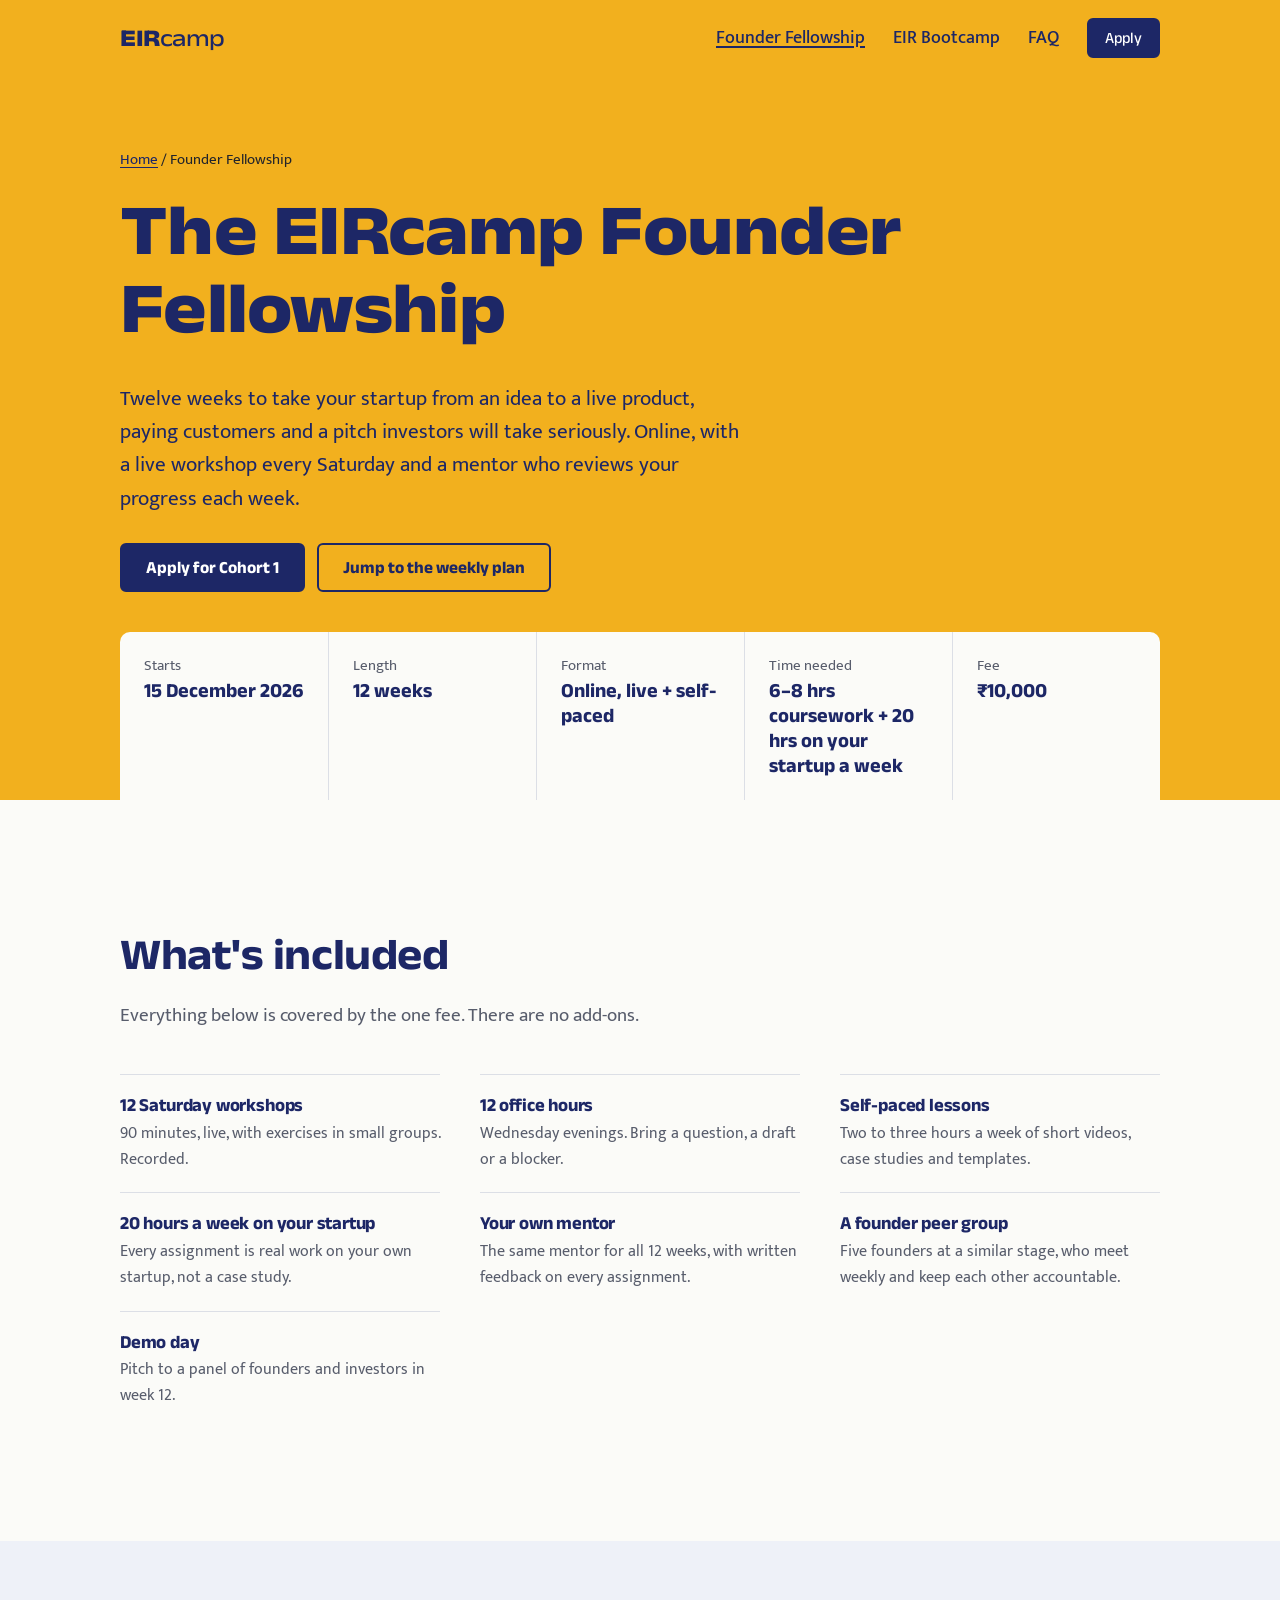
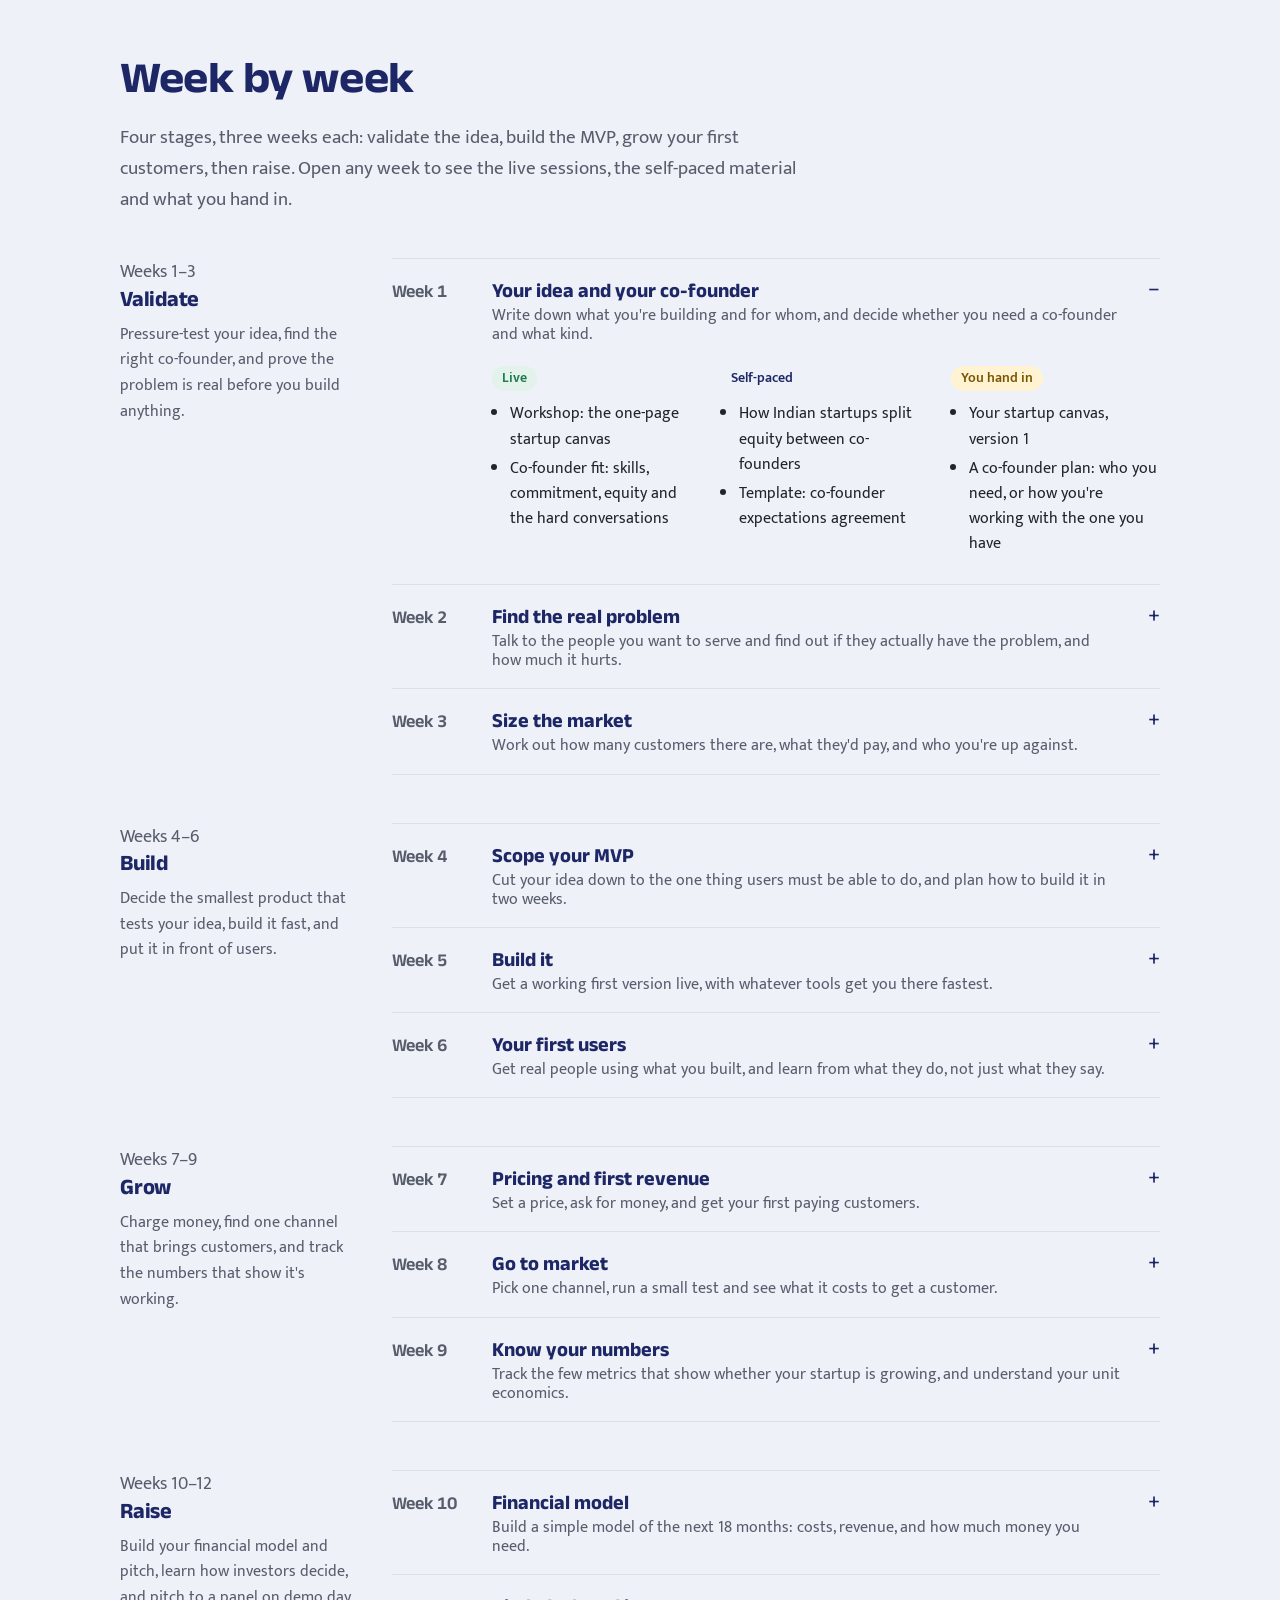
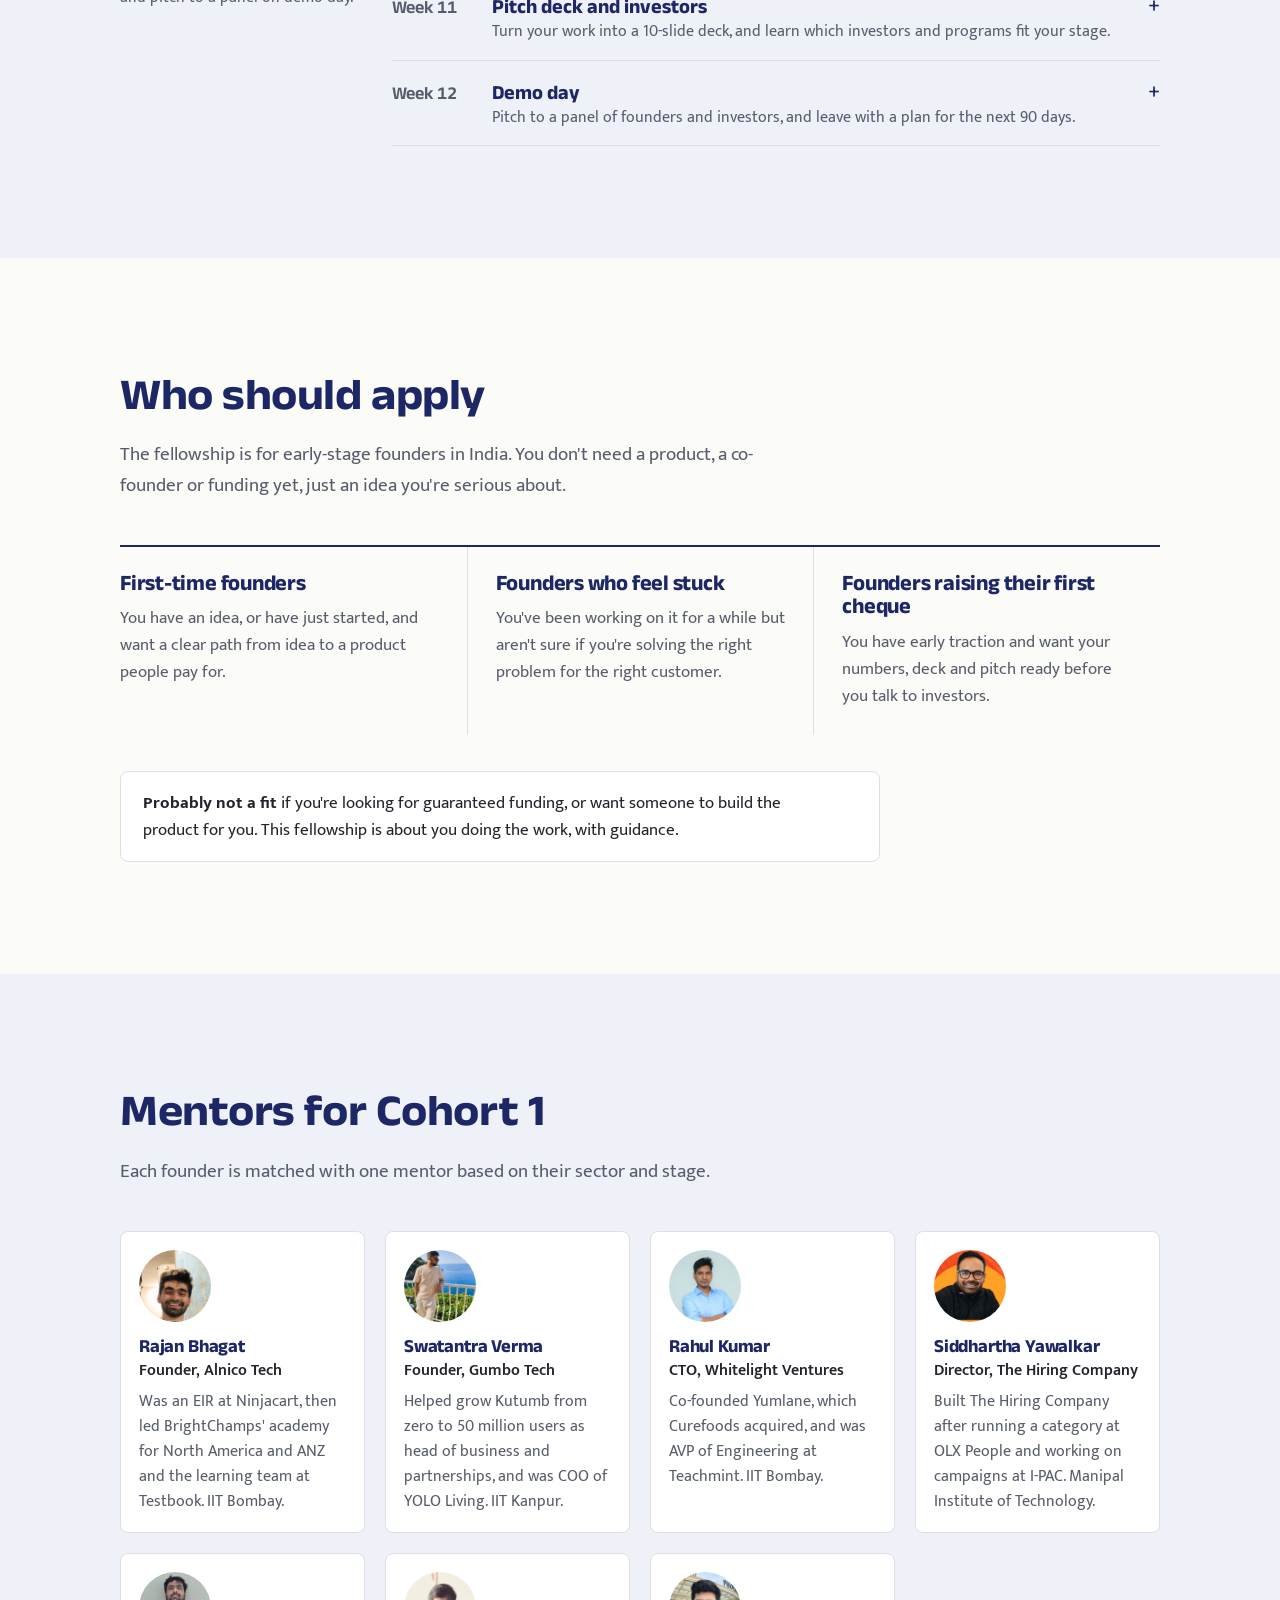
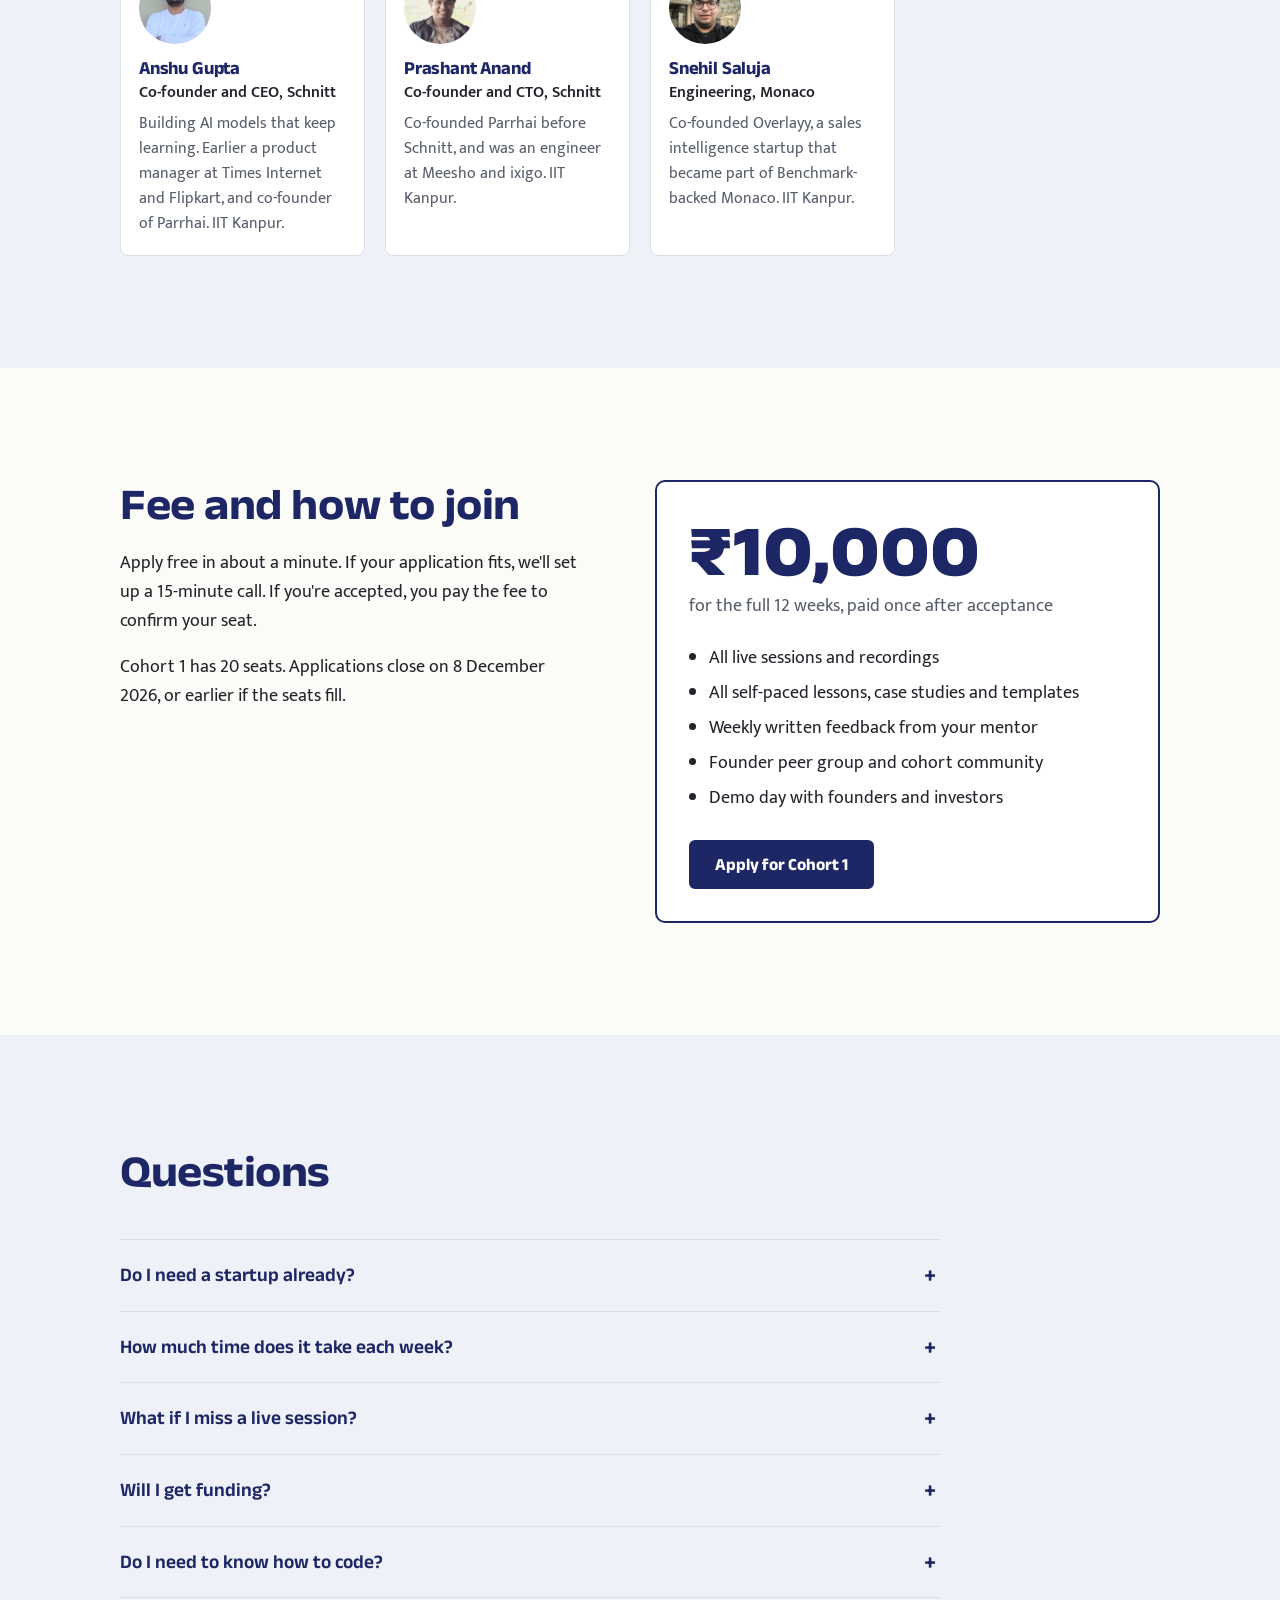
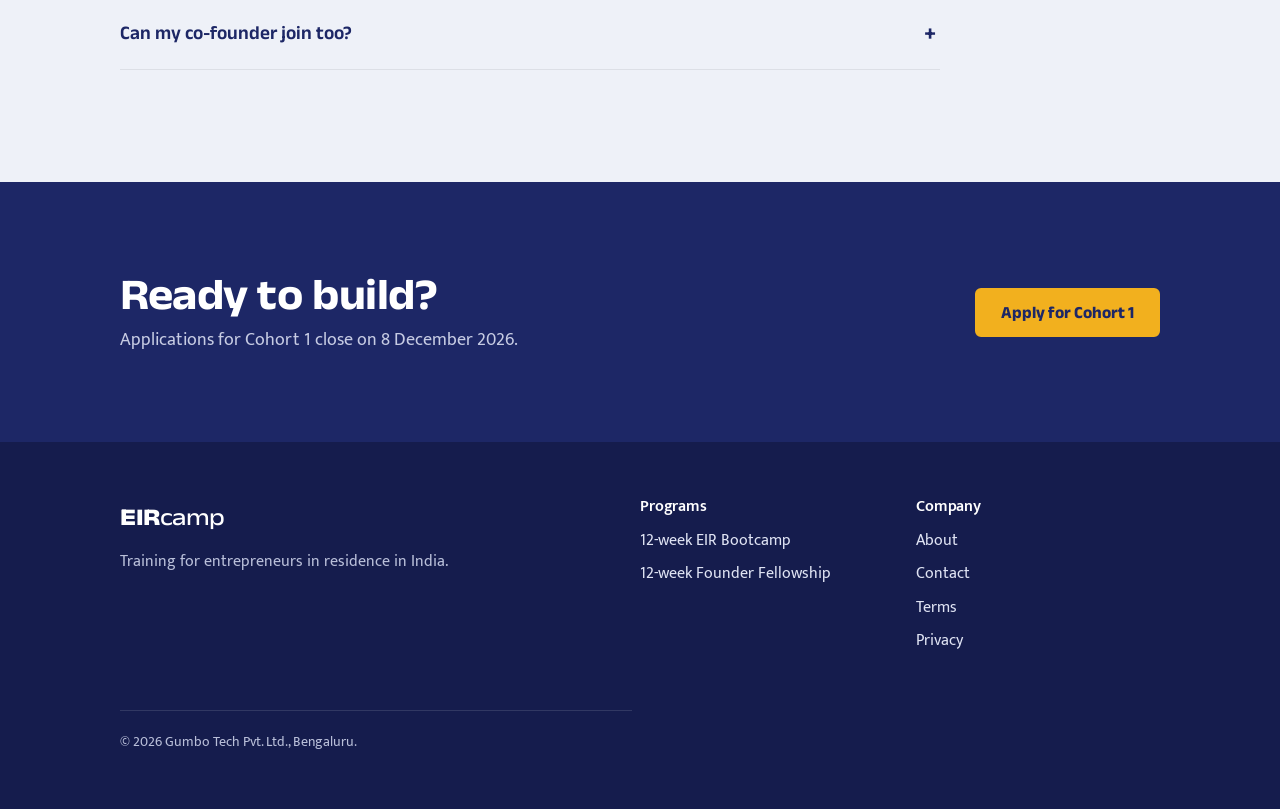
<file: programs/founder/index.html>
<!doctype html>
<html lang="en-IN">
<head>
  <meta charset="utf-8">
  <meta name="viewport" content="width=device-width, initial-scale=1">
  <title>12-week Founder Fellowship: EIRcamp</title>
  <meta name="description" content="The EIRcamp Founder Fellowship: 12 weeks online taking your startup from idea to MVP, first customers and an investor-ready pitch. Week-by-week plan, mentors and fee.">
  <link rel="preconnect" href="https://fonts.googleapis.com">
  <link rel="preconnect" href="https://fonts.gstatic.com" crossorigin>
  <link href="https://fonts.googleapis.com/css2?family=Anek+Latin:wdth,wght@75..125,400..800&family=Mukta:wght@400;500;600;700&display=swap" rel="stylesheet">
  <link rel="stylesheet" href="/assets/styles.css?v=4">
  <!-- Meta Pixel Code -->
  <script>
  !function(f,b,e,v,n,t,s)
  {if(f.fbq)return;n=f.fbq=function(){n.callMethod?
  n.callMethod.apply(n,arguments):n.queue.push(arguments)};
  if(!f._fbq)f._fbq=n;n.push=n;n.loaded=!0;n.version='2.0';
  n.queue=[];t=b.createElement(e);t.async=!0;
  t.src=v;s=b.getElementsByTagName(e)[0];
  s.parentNode.insertBefore(t,s)}(window, document,'script',
  'https://connect.facebook.net/en_US/fbevents.js');
  fbq('set', 'autoConfig', false, '1138514168899593');
  fbq('init', '1138514168899593');
  fbq('track', 'PageView');
  </script>
  <noscript><img height="1" width="1" style="display:none"
  src="https://www.facebook.com/tr?id=1138514168899593&ev=PageView&noscript=1"
  /></noscript>
  <!-- End Meta Pixel Code -->
</head>
<body class="has-sticky" data-program="founder">
<a class="skip" href="#main">Skip to content</a>

<header class="site-header">
  <div class="wrap">
    <a class="logo" href="/">EIR<span>camp</span></a>
    <nav class="nav" aria-label="Main">
      <a href="/programs/founder/" aria-current="page">Founder Fellowship</a>
      <a href="/programs/bootcamp/">EIR Bootcamp</a>
      <a href="#faq">FAQ</a>
      <a class="btn btn-sm" href="/apply/founder/">Apply</a>
    </nav>
  </div>
</header>

<main id="main">

  <div class="program-hero">
    <div class="wrap">
      <p class="crumbs"><a href="/">Home</a> / Founder Fellowship</p>
      <h1>The EIRcamp Founder Fellowship</h1>
      <p class="lede">Twelve weeks to take your startup from an idea to a live product, paying customers and a pitch investors will take seriously. Online, with a live workshop every Saturday and a mentor who reviews your progress each week.</p>
      <div class="hero-actions">
        <a class="btn" href="/apply/founder/">Apply for Cohort 1</a>
        <a class="btn btn-ghost" href="#curriculum">Jump to the weekly plan</a>
      </div>
      <dl class="facts">
        <div><dt>Starts</dt><dd data-bind="startDate">15 December 2026</dd></div>
        <div><dt>Length</dt><dd>12 weeks</dd></div>
        <div><dt>Format</dt><dd>Online, live + self-paced</dd></div>
        <div><dt>Time needed</dt><dd>6–8 hrs coursework + 20 hrs on your startup a week</dd></div>
        <div><dt>Fee</dt><dd>₹10,000</dd></div>
      </dl>
    </div>
  </div>

  <section aria-labelledby="included-title">
    <div class="wrap">
      <div class="section-head">
        <h2 id="included-title">What's included</h2>
        <p>Everything below is covered by the one fee. There are no add-ons.</p>
      </div>
      <ul class="included">
        <li><h3>12 Saturday workshops</h3><p>90 minutes, live, with exercises in small groups. Recorded.</p></li>
        <li><h3>12 office hours</h3><p>Wednesday evenings. Bring a question, a draft or a blocker.</p></li>
        <li><h3>Self-paced lessons</h3><p>Two to three hours a week of short videos, case studies and templates.</p></li>
        <li><h3>20 hours a week on your startup</h3><p>Every assignment is real work on your own startup, not a case study.</p></li>
        <li><h3>Your own mentor</h3><p>The same mentor for all 12 weeks, with written feedback on every assignment.</p></li>
        <li><h3>A founder peer group</h3><p>Five founders at a similar stage, who meet weekly and keep each other accountable.</p></li>
        <li><h3>Demo day</h3><p>Pitch to a panel of founders and investors in week 12.</p></li>
      </ul>
    </div>
  </section>

  <section class="section-tint" id="curriculum" aria-labelledby="curr-title">
    <div class="wrap">
      <div class="section-head">
        <h2 id="curr-title">Week by week</h2>
        <p>Four stages, three weeks each: validate the idea, build the MVP, grow your first customers, then raise. Open any week to see the live sessions, the self-paced material and what you hand in.</p>
      </div>
      <div class="curriculum" id="curriculum-list"></div>
    </div>
  </section>

  <section aria-labelledby="who-title">
    <div class="wrap">
      <div class="section-head">
        <h2 id="who-title">Who should apply</h2>
        <p>The fellowship is for early-stage founders in India. You don't need a product, a co-founder or funding yet, just an idea you're serious about.</p>
      </div>
      <div class="audience">
        <div>
          <h3>First-time founders</h3>
          <p>You have an idea, or have just started, and want a clear path from idea to a product people pay for.</p>
        </div>
        <div>
          <h3>Founders who feel stuck</h3>
          <p>You've been working on it for a while but aren't sure if you're solving the right problem for the right customer.</p>
        </div>
        <div>
          <h3>Founders raising their first cheque</h3>
          <p>You have early traction and want your numbers, deck and pitch ready before you talk to investors.</p>
        </div>
      </div>
      <div class="not-for">
        <p><strong>Probably not a fit</strong> if you're looking for guaranteed funding, or want someone to build the product for you. This fellowship is about you doing the work, with guidance.</p>
      </div>
    </div>
  </section>

  <section class="section-tint" aria-labelledby="mentors-title">
    <div class="wrap">
      <div class="section-head">
        <h2 id="mentors-title">Mentors for Cohort 1</h2>
        <p>Each founder is matched with one mentor based on their sector and stage.</p>
      </div>
      <div class="mentors">
        <div class="mentor"><img class="photo" src="/assets/mentors/rajanbhagat.jpg" alt="Rajan Bhagat" width="72" height="72" loading="lazy"><h3><a href="https://www.linkedin.com/in/rajanbhagat/" rel="noopener">Rajan Bhagat</a></h3><p class="role">Founder, Alnico Tech</p><p>Was an EIR at Ninjacart, then led BrightChamps' academy for North America and ANZ and the learning team at Testbook. IIT Bombay.</p></div>
        <div class="mentor"><img class="photo" src="/assets/mentors/swatantra-verma.jpg" alt="Swatantra Verma" width="72" height="72" loading="lazy"><h3><a href="https://www.linkedin.com/in/swatantra-verma/" rel="noopener">Swatantra Verma</a></h3><p class="role">Founder, Gumbo Tech</p><p>Helped grow Kutumb from zero to 50 million users as head of business and partnerships, and was COO of YOLO Living. IIT Kanpur.</p></div>
        <div class="mentor"><img class="photo" src="/assets/mentors/rhlkumar.jpg" alt="Rahul Kumar" width="72" height="72" loading="lazy"><h3><a href="https://www.linkedin.com/in/rhlkumar/" rel="noopener">Rahul Kumar</a></h3><p class="role">CTO, Whitelight Ventures</p><p>Co-founded Yumlane, which Curefoods acquired, and was AVP of Engineering at Teachmint. IIT Bombay.</p></div>
        <div class="mentor"><img class="photo" src="/assets/mentors/siddhartha-yawalkar.jpg" alt="Siddhartha Yawalkar" width="72" height="72" loading="lazy"><h3><a href="https://www.linkedin.com/in/siddhartha-yawalkar/" rel="noopener">Siddhartha Yawalkar</a></h3><p class="role">Director, The Hiring Company</p><p>Built The Hiring Company after running a category at OLX People and working on campaigns at I-PAC. Manipal Institute of Technology.</p></div>
        <div class="mentor"><img class="photo" src="/assets/mentors/anshu-g.jpg" alt="Anshu Gupta" width="72" height="72" loading="lazy"><h3><a href="https://www.linkedin.com/in/anshu-g/" rel="noopener">Anshu Gupta</a></h3><p class="role">Co-founder and CEO, Schnitt</p><p>Building AI models that keep learning. Earlier a product manager at Times Internet and Flipkart, and co-founder of Parrhai. IIT Kanpur.</p></div>
        <div class="mentor"><img class="photo" src="/assets/mentors/panand1992.jpg" alt="Prashant Anand" width="72" height="72" loading="lazy"><h3><a href="https://www.linkedin.com/in/panand1992/" rel="noopener">Prashant Anand</a></h3><p class="role">Co-founder and CTO, Schnitt</p><p>Co-founded Parrhai before Schnitt, and was an engineer at Meesho and ixigo. IIT Kanpur.</p></div>
        <div class="mentor"><img class="photo" src="/assets/mentors/mrsnhl.jpg" alt="Snehil Saluja" width="72" height="72" loading="lazy"><h3><a href="https://www.linkedin.com/in/mrsnhl/" rel="noopener">Snehil Saluja</a></h3><p class="role">Engineering, Monaco</p><p>Co-founded Overlayy, a sales intelligence startup that became part of Benchmark-backed Monaco. IIT Kanpur.</p></div>
      </div>
    </div>
  </section>

  <section aria-labelledby="fee-title">
    <div class="wrap fee">
      <div>
        <h2 id="fee-title">Fee and how to join</h2>
        <p>Apply free in about a minute. If your application fits, we'll set up a 15-minute call. If you're accepted, you pay the fee to confirm your seat.</p>
        <p>Cohort 1 has <span data-bind="seats">20</span> seats. Applications close on <span data-bind="applyBy">8 December 2026</span>, or earlier if the seats fill.</p>
      </div>
      <div class="fee-card">
        <p class="fee-amount">₹10,000</p>
        <p class="fee-sub">for the full 12 weeks, paid once after acceptance</p>
        <ul>
          <li>All live sessions and recordings</li>
          <li>All self-paced lessons, case studies and templates</li>
          <li>Weekly written feedback from your mentor</li>
          <li>Founder peer group and cohort community</li>
          <li>Demo day with founders and investors</li>
        </ul>
        <a class="btn" href="/apply/founder/">Apply for Cohort 1</a>
      </div>
    </div>
  </section>

  <section class="section-tint" id="faq" aria-labelledby="faq-title">
    <div class="wrap">
      <div class="section-head"><h2 id="faq-title">Questions</h2></div>
      <div class="faq">
        <details><summary>Do I need a startup already?</summary><div><p>No. You need an idea you want to work on. If you've already started, you'll use the fellowship to fill the gaps.</p></div></details>
        <details><summary>How much time does it take each week?</summary><div><p>About 26–28 hours. Coursework takes 6–8 hours: two to three hours of self-paced lessons, two and a half hours of live sessions, and time to prepare. The other 20 hours are work on your own startup.</p></div></details>
        <details><summary>What if I miss a live session?</summary><div><p>Every session is recorded and posted the same day. You need to hand in at least 10 of the 12 weekly assignments to finish the fellowship.</p></div></details>
        <details><summary>Will I get funding?</summary><div><p>We can't promise funding. You'll leave with a tested idea, an MVP, early customers, a financial model and a pitch, and you'll pitch to a panel on demo day.</p></div></details>
        <details><summary>Do I need to know how to code?</summary><div><p>No. You'll build your first version with no-code tools, or run it by hand at first.</p></div></details>
        <details><summary>Can my co-founder join too?</summary><div><p>Yes. Each co-founder applies separately and pays the fee. You'll be placed in the same peer group.</p></div></details>
      </div>
    </div>
  </section>

  <div class="cta-band">
    <div class="wrap">
      <div>
        <h2>Ready to build?</h2>
        <p>Applications for Cohort 1 close on <span data-bind="applyBy">8 December 2026</span>.</p>
      </div>
      <a class="btn btn-marigold" href="/apply/founder/">Apply for Cohort 1</a>
    </div>
  </div>

</main>

<div class="sticky-apply">
  <span>₹10,000 for 12 weeks</span>
  <a class="btn btn-marigold btn-sm" href="/apply/founder/">Apply</a>
</div>

<footer class="site-footer">
  <div class="wrap">
    <div class="cols">
      <div>
        <a class="logo" href="/">EIR<span>camp</span></a>
        <p style="margin-top:12px">Training for entrepreneurs in residence in India.</p>
      </div>
      <div>
        <h4>Programs</h4>
        <ul><li><a href="/programs/bootcamp/">12-week EIR Bootcamp</a></li><li><a href="/programs/founder/">12-week Founder Fellowship</a></li></ul>
      </div>
      <div>
        <h4>Company</h4>
        <ul><li><a href="#">About</a></li><li><a href="mailto:support@gumbotech.in">Contact</a></li><li><a href="/terms/">Terms</a></li><li><a href="/privacy/">Privacy</a></li></ul>
      </div>
    </div>
    <p class="legal">© 2026 Gumbo Tech Pvt. Ltd., Bengaluru.</p>
  </div>
</footer>

<script src="/data/bootcamp.js"></script>
<script src="/data/founder.js"></script>
<script src="/assets/site.js?v=2"></script>
<script>
  renderCurriculum(document.getElementById("curriculum-list"), PROGRAMS.founder);
  // The weeks render after the browser's own jump, so jump again once layout settles.
  window.addEventListener("load", function () {
    if (location.hash) { var t = document.querySelector(location.hash); if (t) t.scrollIntoView(); }
  });
</script>
<script src="/assets/source.js"></script>
</body>
</html>
</file>
<file: assets/styles.css>
/* EIRcamp — site styles
   Palette: marigold field, indigo ink, cool paper. Type: Anek Latin (display) + Mukta (body). */

:root {
  --marigold: #f2b01e;
  --marigold-deep: #d99a0b;
  --ink: #1d2766;
  --ink-soft: #2e3a85;
  --paper: #fbfbf8;
  --tint: #eef1f8;
  --text: #22242b;
  --muted: #585d6c;
  --rule: #dcdfe6;
  --leaf: #1e7a4c;
  --leaf-tint: #e3f2ea;
  --danger: #b3261e;

  --display: "Anek Latin", "Mukta", system-ui, sans-serif;
  --body: "Mukta", system-ui, -apple-system, "Segoe UI", sans-serif;

  --wrap: 1120px;
  --gutter: clamp(20px, 4vw, 40px);
}

*, *::before, *::after { box-sizing: border-box; }

html { -webkit-text-size-adjust: 100%; scroll-behavior: smooth; }
@media (prefers-reduced-motion: reduce) { html { scroll-behavior: auto; } *, *::before, *::after { transition: none !important; animation: none !important; } }

body {
  margin: 0;
  background: var(--paper);
  color: var(--text);
  font-family: var(--body);
  font-size: 1.125rem;
  line-height: 1.6;
}

img { max-width: 100%; display: block; }
a { color: var(--ink); text-underline-offset: 3px; }
a:hover { color: var(--ink-soft); }

:focus-visible { outline: 3px solid var(--ink); outline-offset: 3px; border-radius: 4px; }

h1, h2, h3, h4 {
  font-family: var(--display);
  color: var(--ink);
  line-height: 1.08;
  margin: 0 0 0.5em;
  font-weight: 700;
  letter-spacing: -0.01em;
}
h1 { font-size: clamp(2.5rem, 6vw, 4.5rem); font-stretch: 112%; font-weight: 800; }
h2 { font-size: clamp(1.9rem, 3.6vw, 2.75rem); font-stretch: 108%; }
h3 { font-size: 1.375rem; }
p { margin: 0 0 1em; max-width: 64ch; }

.wrap { max-width: var(--wrap); margin: 0 auto; padding: 0 var(--gutter); }
.skip { position: absolute; left: -999px; top: 0; background: var(--ink); color: #fff; padding: 8px 14px; z-index: 10; }
.skip:focus { left: 12px; top: 12px; }

/* ---------- Header ---------- */
.site-header { background: var(--marigold); }
.site-header .wrap { display: flex; align-items: center; justify-content: space-between; gap: 24px; min-height: 76px; }
.logo { font-family: var(--display); font-weight: 800; font-stretch: 115%; font-size: 1.5rem; color: var(--ink); text-decoration: none; letter-spacing: -0.02em; }
.logo span { font-weight: 500; }
.nav { display: flex; align-items: center; gap: 28px; }
.nav a { text-decoration: none; font-weight: 500; color: var(--ink); }
.nav a:hover { text-decoration: underline; }
.nav a[aria-current="page"] { text-decoration: underline; text-decoration-thickness: 2px; }
.nav a.btn, .nav a.btn:hover { color: #fff; text-decoration: none; }
@media (max-width: 720px) {
  .nav a:not(.btn) { display: none; }
}

/* ---------- Buttons ---------- */
.btn {
  display: inline-flex; align-items: center; justify-content: center;
  font-family: var(--display); font-weight: 700; font-size: 1.0625rem;
  padding: 14px 24px; border-radius: 6px; border: 2px solid var(--ink);
  text-decoration: none; cursor: pointer; line-height: 1;
  background: var(--ink); color: #fff;
}
.btn:hover { background: var(--ink-soft); color: #fff; }
.btn-ghost { background: transparent; color: var(--ink); }
.btn-ghost:hover { background: rgba(29, 39, 102, 0.08); color: var(--ink); }
.btn-marigold { background: var(--marigold); border-color: var(--marigold); color: var(--ink); }
.btn-marigold:hover { background: #ffc43d; border-color: #ffc43d; color: var(--ink); }
.btn-sm { padding: 10px 16px; font-size: 0.975rem; }

/* ---------- Hero ---------- */
.hero { background: var(--marigold); padding: clamp(40px, 7vw, 88px) 0 clamp(56px, 8vw, 104px); }
.hero .wrap { display: grid; grid-template-columns: 1.2fr 1fr; gap: clamp(32px, 5vw, 72px); align-items: center; }
.hero h1 { max-width: 13ch; }
.hero .lede { font-size: 1.3rem; color: var(--ink); max-width: 46ch; }
.hero-actions { display: flex; flex-wrap: wrap; gap: 12px; margin-top: 28px; }
@media (max-width: 960px) { .hero .wrap { grid-template-columns: 1fr; } .hero .ticket { max-width: 520px; } }

/* Ticket — the cohort card */
.ticket {
  position: relative;
  display: grid; grid-template-columns: 1fr auto;
  background: var(--paper); color: var(--text);
  border-radius: 10px;
  box-shadow: 0 1px 0 rgba(29,39,102,.2), 0 18px 40px -24px rgba(29,39,102,.55);
  transform: rotate(-1.5deg);
}
.ticket-main { padding: 26px 26px 22px; }
.ticket-stub {
  position: relative;
  border-left: 2px dashed var(--rule);
  padding: 26px 22px;
  display: flex; flex-direction: column; justify-content: space-between; align-items: center;
  min-width: 112px; text-align: center;
}
.ticket-stub::before, .ticket-stub::after {
  content: ""; position: absolute; left: -11px; width: 20px; height: 20px; border-radius: 50%;
  background: var(--marigold);
}
.ticket-stub::before { top: -10px; }
.ticket-stub::after { bottom: -10px; }
.ticket-title { font-family: var(--display); font-weight: 700; font-size: 1.15rem; color: var(--ink); margin: 0 0 14px; }
.ticket dl { display: grid; grid-template-columns: auto 1fr; gap: 6px 18px; margin: 0; font-size: 1rem; }
.ticket dt { color: var(--muted); }
.ticket dd { margin: 0; font-weight: 600; color: var(--text); }
.ticket .price { font-family: var(--display); font-weight: 800; font-size: 1.9rem; color: var(--ink); line-height: 1; }
.ticket .price small { display: block; font-size: 0.8rem; font-weight: 500; color: var(--muted); margin-top: 6px; }
.ticket .seats { font-size: 0.9rem; color: var(--muted); line-height: 1.3; }
.ticket .seats b { display: block; font-family: var(--display); font-size: 1.5rem; color: var(--ink); }
@media (max-width: 520px) {
  .ticket { transform: none; grid-template-columns: 1fr; }
  .ticket-stub { border-left: 0; border-top: 2px dashed var(--rule); flex-direction: row; align-items: center; padding: 18px 26px; text-align: left; }
  .ticket-stub::before, .ticket-stub::after { top: -11px; bottom: auto; }
  .ticket-stub::before { left: -10px; }
  .ticket-stub::after { left: auto; right: -10px; }
  .ticket .seats { text-align: right; }
}

/* ---------- Sections ---------- */
section { padding: clamp(64px, 9vw, 112px) 0; }
.section-tint { background: var(--tint); }
.section-ink { background: var(--ink); color: #e9ecf7; }
.section-ink h2, .section-ink h3 { color: #fff; }
.section-ink a { color: var(--marigold); }
.section-head { max-width: 680px; margin-bottom: 44px; }
.section-head p { color: var(--muted); font-size: 1.2rem; }
.section-ink .section-head p { color: #c6cbe3; }

/* Who it's for */
.audience { display: grid; grid-template-columns: repeat(3, 1fr); gap: 0; border-top: 2px solid var(--ink); }
.audience > div { padding: 24px 28px 8px 0; }
.audience > div + div { padding-left: 28px; border-left: 1px solid var(--rule); }
.audience p { color: var(--muted); font-size: 1.05rem; }
.not-for { margin-top: 36px; padding: 18px 22px; background: #fff; border: 1px solid var(--rule); border-radius: 8px; max-width: 760px; }
.not-for p { margin: 0; font-size: 1.05rem; }
@media (max-width: 820px) {
  .audience { grid-template-columns: 1fr; }
  .audience > div, .audience > div + div { padding: 20px 0 4px; border-left: 0; }
  .audience > div + div { border-top: 1px solid var(--rule); }
}

/* Week rhythm */
.rhythm { display: grid; grid-template-columns: repeat(4, 1fr); gap: 16px; list-style: none; padding: 0; margin: 0; }
.rhythm li { background: #fff; border: 1px solid var(--rule); border-radius: 8px; padding: 20px; }
.rhythm .when { font-family: var(--display); font-weight: 700; color: var(--ink); font-size: 1.15rem; }
.rhythm .time { color: var(--muted); font-size: 0.95rem; margin-bottom: 10px; }
.rhythm p { font-size: 1rem; margin: 0; }
.tag { display: inline-block; font-size: 0.85rem; font-weight: 600; padding: 2px 10px; border-radius: 999px; margin-bottom: 10px; }
.tag-live { background: var(--leaf-tint); color: var(--leaf); }
.tag-self { background: var(--tint); color: var(--ink); }
.tag-you { background: #fff3d1; color: #7a5500; }
.hours { margin-top: 20px; color: var(--muted); font-size: 1.05rem; }
@media (max-width: 880px) { .rhythm { grid-template-columns: 1fr 1fr; } }
@media (max-width: 520px) { .rhythm { grid-template-columns: 1fr; } }

/* Curriculum overview (landing) */
.phases { display: grid; grid-template-columns: repeat(4, 1fr); gap: 0; border-top: 2px solid var(--ink); }
.phase { padding: 22px 22px 0 0; }
.phase + .phase { padding-left: 22px; border-left: 1px solid var(--rule); }
.phase .weeks-range { color: var(--muted); font-size: 0.95rem; margin-bottom: 4px; }
.phase h3 { margin-bottom: 14px; }
.phase ol { list-style: none; margin: 0; padding: 0; }
.phase li { padding: 8px 0; border-top: 1px solid var(--rule); font-size: 1rem; display: grid; grid-template-columns: 2.6em 1fr; }
.phase li span { color: var(--muted); font-variant-numeric: tabular-nums; }
@media (max-width: 960px) { .phases { grid-template-columns: 1fr 1fr; row-gap: 32px; } .phase:nth-child(3) { padding-left: 0; border-left: 0; } }
@media (max-width: 560px) { .phases { grid-template-columns: 1fr; } .phase, .phase + .phase { padding: 18px 0 0; border-left: 0; } }

/* Curriculum detail (program page) */
.curriculum { display: grid; gap: 48px; }
.curr-phase { display: grid; grid-template-columns: 240px 1fr; gap: 32px; }
.curr-phase-head { position: sticky; top: 24px; align-self: start; }
.curr-phase-head .weeks-range { color: var(--muted); }
.curr-phase-head p { font-size: 1rem; color: var(--muted); }
.week { border-top: 1px solid var(--rule); }
.week:last-child { border-bottom: 1px solid var(--rule); }
.week summary {
  list-style: none; cursor: pointer;
  display: grid; grid-template-columns: 88px 1fr 28px; gap: 12px; align-items: baseline;
  padding: 18px 0;
}
.week summary::-webkit-details-marker { display: none; }
.week .wk { font-family: var(--display); font-weight: 600; color: var(--muted); font-variant-numeric: tabular-nums; }
.week .wk-title { font-family: var(--display); font-weight: 700; font-size: 1.25rem; color: var(--ink); line-height: 1.2; }
.week .wk-goal { display: block; font-family: var(--body); font-weight: 400; font-size: 1rem; color: var(--muted); margin-top: 4px; }
.week .toggle { font-family: var(--display); font-size: 1.5rem; color: var(--ink); line-height: 1; text-align: right; }
.week .toggle::before { content: "+"; }
.week[open] .toggle::before { content: "\2212"; }
.week-body { display: grid; grid-template-columns: repeat(3, 1fr); gap: 20px; padding: 0 0 24px 100px; }
.week-body h4 { font-family: var(--body); font-size: 0.95rem; font-weight: 700; color: var(--text); margin: 0 0 6px; }
.week-body ul { margin: 0; padding-left: 18px; font-size: 0.98rem; color: var(--text); }
.week-body li { margin-bottom: 4px; }
@media (max-width: 880px) {
  .curr-phase { grid-template-columns: 1fr; gap: 12px; }
  .curr-phase-head { position: static; }
  .week-body { grid-template-columns: 1fr; padding-left: 0; }
  .week summary { grid-template-columns: 70px 1fr 24px; }
}

/* Outcomes */
.outcomes { list-style: none; padding: 0; margin: 0; display: grid; grid-template-columns: 1fr 1fr; gap: 0 48px; }
.outcomes li { padding: 18px 0 18px 36px; border-top: 1px solid rgba(255,255,255,.18); position: relative; font-size: 1.1rem; }
.outcomes li::before {
  content: ""; position: absolute; left: 0; top: 25px; width: 18px; height: 10px;
  border-left: 3px solid var(--marigold); border-bottom: 3px solid var(--marigold); transform: rotate(-45deg);
}
.outcomes b { color: #fff; font-weight: 600; }
@media (max-width: 720px) { .outcomes { grid-template-columns: 1fr; } }

/* Placeholders — dashed so they're impossible to ship by accident */
.ph {
  border: 2px dashed #b9bfcf; border-radius: 8px; background: repeating-linear-gradient(45deg, transparent 0 10px, rgba(29,39,102,.03) 10px 20px);
}
.ph-note { display: inline-block; font-size: 0.8rem; font-weight: 600; color: #7a5500; background: #fff3d1; padding: 2px 8px; border-radius: 4px; margin-bottom: 10px; }

.mentors { display: grid; grid-template-columns: repeat(4, 1fr); gap: 20px; }
.mentor { padding: 18px; }
.mentor .avatar { aspect-ratio: 1; border-radius: 6px; background: var(--tint); display: grid; place-items: center; font-family: var(--display); font-size: 2rem; font-weight: 700; color: #9aa2bd; margin-bottom: 14px; }
.mentor h3 { font-size: 1.15rem; margin-bottom: 2px; }
.mentor p { font-size: 0.98rem; color: var(--muted); margin: 0; }
@media (max-width: 880px) { .mentors { grid-template-columns: 1fr 1fr; } }

.quotes { display: grid; grid-template-columns: 1fr 1fr; gap: 24px; }
.quote { padding: 28px; }
.quote blockquote { margin: 0 0 16px; font-size: 1.2rem; line-height: 1.5; color: var(--text); }
.quote figcaption { font-size: 0.98rem; color: var(--muted); }
.quote figcaption b { color: var(--text); font-weight: 600; }
@media (max-width: 760px) { .quotes { grid-template-columns: 1fr; } }

.photo-ph { aspect-ratio: 16 / 9; display: grid; place-items: center; color: var(--muted); font-size: 1rem; text-align: center; padding: 20px; }

/* Fee */
.fee { display: grid; grid-template-columns: 1fr 1.1fr; gap: clamp(32px, 6vw, 80px); align-items: start; }
.fee-card { background: #fff; border: 2px solid var(--ink); border-radius: 10px; padding: 32px; }
.fee-amount { font-family: var(--display); font-weight: 800; font-stretch: 110%; font-size: clamp(3rem, 7vw, 4.5rem); color: var(--ink); line-height: 1; margin: 0 0 6px; }
.fee-sub { color: var(--muted); margin-bottom: 24px; }
.fee-card ul { padding-left: 20px; margin: 0 0 28px; }
.fee-card li { margin-bottom: 6px; }
@media (max-width: 820px) { .fee { grid-template-columns: 1fr; } }

/* FAQ */
.faq { max-width: 820px; }
.faq details { border-top: 1px solid var(--rule); }
.faq details:last-child { border-bottom: 1px solid var(--rule); }
.faq summary { cursor: pointer; list-style: none; padding: 20px 40px 20px 0; position: relative; font-family: var(--display); font-weight: 600; font-size: 1.2rem; color: var(--ink); }
.faq summary::-webkit-details-marker { display: none; }
.faq summary::after { content: "+"; position: absolute; right: 4px; top: 16px; font-size: 1.5rem; }
.faq details[open] summary::after { content: "\2212"; }
.faq details > div { padding: 0 0 20px; color: var(--text); }
.faq details > div p:last-child { margin-bottom: 0; }

/* Closing CTA */
.cta-band { background: var(--ink); color: #e9ecf7; padding: clamp(56px, 8vw, 88px) 0; }
.cta-band .wrap { display: flex; justify-content: space-between; align-items: center; gap: 32px; flex-wrap: wrap; }
.cta-band h2 { color: #fff; margin: 0 0 8px; max-width: 18ch; }
.cta-band p { margin: 0; color: #c6cbe3; }

/* Footer */
.site-footer { background: #151c4d; color: #b9bfd9; padding: 56px 0 40px; font-size: 1rem; }
.site-footer .cols { display: grid; grid-template-columns: 2fr 1fr 1fr; gap: 32px; }
.site-footer h4 { font-family: var(--body); color: #fff; font-size: 1rem; font-weight: 600; margin-bottom: 12px; }
.site-footer ul { list-style: none; padding: 0; margin: 0; }
.site-footer li { margin-bottom: 8px; }
.site-footer a { color: #dfe3f3; text-decoration: none; }
.site-footer a:hover { text-decoration: underline; color: #fff; }
.site-footer .logo { color: #fff; }
.site-footer .legal { margin-top: 48px; padding-top: 20px; border-top: 1px solid rgba(255,255,255,.12); font-size: 0.9rem; }
@media (max-width: 760px) { .site-footer .cols { grid-template-columns: 1fr 1fr; } }

/* ---------- Program page ---------- */
.program-hero { background: var(--marigold); padding: clamp(40px, 6vw, 72px) 0 0; }
.crumbs { font-size: 0.95rem; margin-bottom: 18px; }
.crumbs a { color: var(--ink); }
.program-hero h1 { max-width: 16ch; }
.program-hero .lede { font-size: 1.3rem; color: var(--ink); max-width: 52ch; }
.facts { display: grid; grid-template-columns: repeat(5, 1fr); margin-top: 40px; background: var(--paper); border-radius: 10px 10px 0 0; }
.facts > div { padding: 22px 24px; }
.facts > div + div { border-left: 1px solid var(--rule); }
.facts dt { color: var(--muted); font-size: 0.95rem; }
.facts dd { margin: 0; font-family: var(--display); font-weight: 700; font-size: 1.25rem; color: var(--ink); line-height: 1.25; }
@media (max-width: 900px) {
  .facts { grid-template-columns: 1fr 1fr; }
  .facts > div + div { border-left: 0; }
  .facts > div { border-top: 1px solid var(--rule); }
  .facts > div:first-child { border-top: 0; }
  .facts > div:nth-child(2) { border-top: 0; }
}

.included { display: grid; grid-template-columns: repeat(3, 1fr); gap: 0 40px; list-style: none; padding: 0; margin: 0; }
.included li { padding: 20px 0; border-top: 1px solid var(--rule); }
.included h3 { font-size: 1.15rem; margin-bottom: 6px; }
.included p { font-size: 1rem; color: var(--muted); margin: 0; }
@media (max-width: 880px) { .included { grid-template-columns: 1fr 1fr; } }
@media (max-width: 560px) { .included { grid-template-columns: 1fr; } }

.sticky-apply {
  position: fixed; left: 0; right: 0; bottom: 0; z-index: 5;
  background: var(--ink); color: #fff; padding: 12px var(--gutter);
  display: none; align-items: center; justify-content: space-between; gap: 12px;
}
.sticky-apply span { font-family: var(--display); font-weight: 600; }
@media (max-width: 720px) { .sticky-apply { display: flex; } body.has-sticky { padding-bottom: 72px; } }

/* ---------- Apply page ---------- */
.apply-layout { display: grid; grid-template-columns: 1fr 1.35fr; gap: clamp(32px, 6vw, 80px); align-items: start; }
.hero .apply-layout { align-items: start; grid-template-columns: 1fr 1.35fr; }
.apply-aside { position: sticky; top: 24px; }
.steps { list-style: none; padding: 0; margin: 28px 0 0; counter-reset: step; }
.steps li { counter-increment: step; display: grid; grid-template-columns: 40px 1fr; gap: 12px; padding: 16px 0; border-top: 1px solid rgba(29,39,102,.25); }
.steps li::before { content: counter(step); font-family: var(--display); font-weight: 800; font-size: 1.5rem; color: var(--ink); line-height: 1.2; }
.steps b { display: block; color: var(--ink); font-family: var(--display); font-size: 1.15rem; }
.steps p { margin: 0; font-size: 1rem; }
/* Phones and small tablets: title, then the form, then the "what happens next" steps. */
@media (max-width: 880px) {
  .hero .apply-layout { display: flex; flex-direction: column; gap: 0; }
  .apply-aside { display: contents; }
  .apply-layout .form-card { order: 1; margin-top: 24px; }
  .apply-layout .steps { order: 2; margin-top: 36px; }
}

.form-card { background: #fff; border: 1px solid var(--rule); border-radius: 10px; padding: clamp(24px, 4vw, 40px); }
.field { margin-bottom: 22px; }
.field label, .field legend { display: block; font-weight: 600; margin-bottom: 6px; color: var(--text); font-size: 1.02rem; }
.field .hint { display: block; font-weight: 400; color: var(--muted); font-size: 0.95rem; margin-top: -2px; margin-bottom: 8px; }
.field .opt { font-weight: 400; color: var(--muted); }
.row { display: grid; grid-template-columns: 1fr 1fr; gap: 0 20px; }
@media (max-width: 560px) { .row { grid-template-columns: 1fr; } }
input[type="text"], input[type="email"], input[type="tel"], input[type="url"], select, textarea {
  width: 100%; font: inherit; font-size: 1.05rem; color: var(--text);
  padding: 12px 14px; border: 1.5px solid #c4c9d6; border-radius: 6px; background: #fff;
}
textarea { min-height: 140px; resize: vertical; line-height: 1.5; }
input:focus, select:focus, textarea:focus { outline: none; border-color: var(--ink); box-shadow: 0 0 0 3px rgba(29,39,102,.18); }
fieldset { border: 0; padding: 0; margin: 0 0 22px; }
.choices { display: grid; gap: 8px; }
.choice { display: flex; gap: 10px; align-items: flex-start; padding: 10px 14px; border: 1.5px solid #c4c9d6; border-radius: 6px; cursor: pointer; font-weight: 400; }
.choice:has(input:checked) { border-color: var(--ink); background: var(--tint); }
.choice input { margin-top: 6px; accent-color: var(--ink); }
.ack { display: flex; gap: 12px; align-items: flex-start; padding: 16px; background: #fff8e6; border: 1.5px solid #f0d58a; border-radius: 6px; font-weight: 400; }
.ack input { margin-top: 6px; width: 18px; height: 18px; accent-color: var(--ink); flex: none; }
.error { color: var(--danger); font-size: 0.95rem; margin-top: 6px; display: none; }
.field.invalid input, .field.invalid select, .field.invalid textarea { border-color: var(--danger); }
.field.invalid .error, fieldset.invalid .error { display: block; }
.form-status { margin-top: 16px; font-size: 1rem; }
.form-status.err { color: var(--danger); }
.success { text-align: left; }
.success h2 { margin-bottom: 12px; }
.dev-note { margin-bottom: 24px; padding: 14px 16px; background: #fff3d1; border-radius: 6px; font-size: 0.95rem; color: #5c4100; }
.dev-note code { font-size: 0.9em; }

/* ---------- EIRcamp additions ---------- */

/* People who started as EIRs */
.eirs { list-style: none; padding: 0; margin: 0; border-top: 2px solid var(--ink); }
.eirs li { display: grid; grid-template-columns: 220px 1fr; gap: 8px 40px; padding: 26px 0; border-bottom: 1px solid var(--rule); }
.eirs .who { font-family: var(--display); font-weight: 700; font-size: 1.3rem; color: var(--ink); line-height: 1.2; }
.eirs .where { display: block; font-family: var(--body); font-weight: 400; font-size: 1rem; color: var(--muted); margin-top: 6px; }
.eirs p { margin: 0 0 6px; }
.eirs .src { font-size: 0.92rem; color: var(--muted); }
.eirs .src a { color: var(--muted); }
.eirs-note { margin-top: 20px; font-size: 1rem; color: var(--muted); }
@media (max-width: 720px) { .eirs li { grid-template-columns: 1fr; } }

/* What EIRs do, mapped to weeks */
.jdmap { width: 100%; border-collapse: collapse; font-size: 1.05rem; }
.jdmap caption { text-align: left; color: var(--muted); font-size: 0.98rem; padding-bottom: 12px; }
.jdmap th { text-align: left; font-family: var(--body); font-weight: 600; font-size: 0.95rem; color: var(--muted); padding: 0 0 10px; border-bottom: 2px solid var(--ink); }
.jdmap td { padding: 16px 0; border-bottom: 1px solid var(--rule); vertical-align: top; }
.jdmap td:first-child { padding-right: 32px; color: var(--text); }
.jdmap td:last-child { white-space: nowrap; font-family: var(--display); font-weight: 600; color: var(--ink); }
.jdmap .ask { font-family: var(--display); font-weight: 600; font-size: 1.15rem; color: var(--ink); display: block; line-height: 1.3; }
.jdmap .ctx { display: block; font-size: 0.95rem; color: var(--muted); margin-top: 2px; }
@media (max-width: 560px) { .jdmap td:last-child { white-space: normal; } }

/* Three kinds of EIR */
.kinds { display: grid; grid-template-columns: repeat(3, 1fr); gap: 20px; }
.kind { background: #fff; border: 1px solid var(--rule); border-radius: 8px; padding: 24px; }
.kind h3 { margin-bottom: 8px; }
.kind p { font-size: 1.02rem; color: var(--text); }
.kind dl { margin: 14px 0 0; padding-top: 14px; border-top: 1px solid var(--rule); font-size: 0.98rem; display: grid; grid-template-columns: auto 1fr; gap: 4px 12px; }
.kind dt { color: var(--muted); }
.kind dd { margin: 0; }
@media (max-width: 880px) { .kinds { grid-template-columns: 1fr; } }

/* Mentor cards with real people */
.mentor { background: #fff; border: 1px solid var(--rule); border-radius: 8px; }
.mentor h3 a { color: var(--ink); text-decoration: none; }
.mentor h3 a:hover { text-decoration: underline; }
.mentor .role { font-weight: 600; color: var(--text); margin-bottom: 6px; }
.mentor .avatar { color: var(--ink); background: #fff3d1; aspect-ratio: auto; height: 72px; width: 72px; border-radius: 50%; font-size: 1.4rem; }
.mentor .photo { width: 72px; height: 72px; border-radius: 50%; object-fit: cover; margin-bottom: 14px; background: var(--tint); }

/* Terms and privacy pages */
.legal-page { padding: clamp(40px, 6vw, 72px) 0 clamp(64px, 9vw, 112px); }
.legal-page .wrap { max-width: 760px; }
.legal-page h1 { font-size: clamp(2.2rem, 5vw, 3.2rem); margin-bottom: 8px; }
.legal-page .updated { color: var(--muted); font-size: 0.98rem; margin-bottom: 28px; }
.legal-page .legal-intro { font-size: 1.2rem; color: var(--text); margin-bottom: 8px; }
.legal-page h2 { font-size: 1.4rem; margin: 40px 0 10px; padding-top: 24px; border-top: 1px solid var(--rule); }
.legal-page ul { padding-left: 22px; margin: 0 0 1em; }
.legal-page li { margin-bottom: 6px; max-width: 64ch; }
.consent { font-size: 0.95rem; color: var(--muted); margin: 0 0 16px; }

/* Promo video */
.promo { padding: clamp(56px, 8vw, 96px) 0; }
.promo .wrap { display: grid; grid-template-columns: minmax(220px, 320px) 1fr; gap: clamp(32px, 6vw, 80px); align-items: center; }
.promo-video { width: 100%; aspect-ratio: 9 / 16; border-radius: 14px; background: var(--ink); box-shadow: 0 18px 40px -24px rgba(29,39,102,.55); display: block; }
.promo-text p { font-size: 1.2rem; }
@media (max-width: 720px) {
  .promo .wrap { grid-template-columns: 1fr; }
  .promo-video { max-width: 320px; margin: 0 auto; }
}
@media (max-width: 560px) { .mentors { grid-template-columns: 1fr; } }

/* Two-step application form */
.step-count { font-weight: 600; color: var(--muted); margin: 0 0 18px; }
.step-actions { display: flex; align-items: center; gap: 20px; flex-wrap: wrap; }
.btn-back { background: none; border: 0; padding: 8px 0; font: inherit; font-weight: 600; color: var(--muted); text-decoration: underline; cursor: pointer; }
.btn-back:hover { color: var(--text); }
</file>
